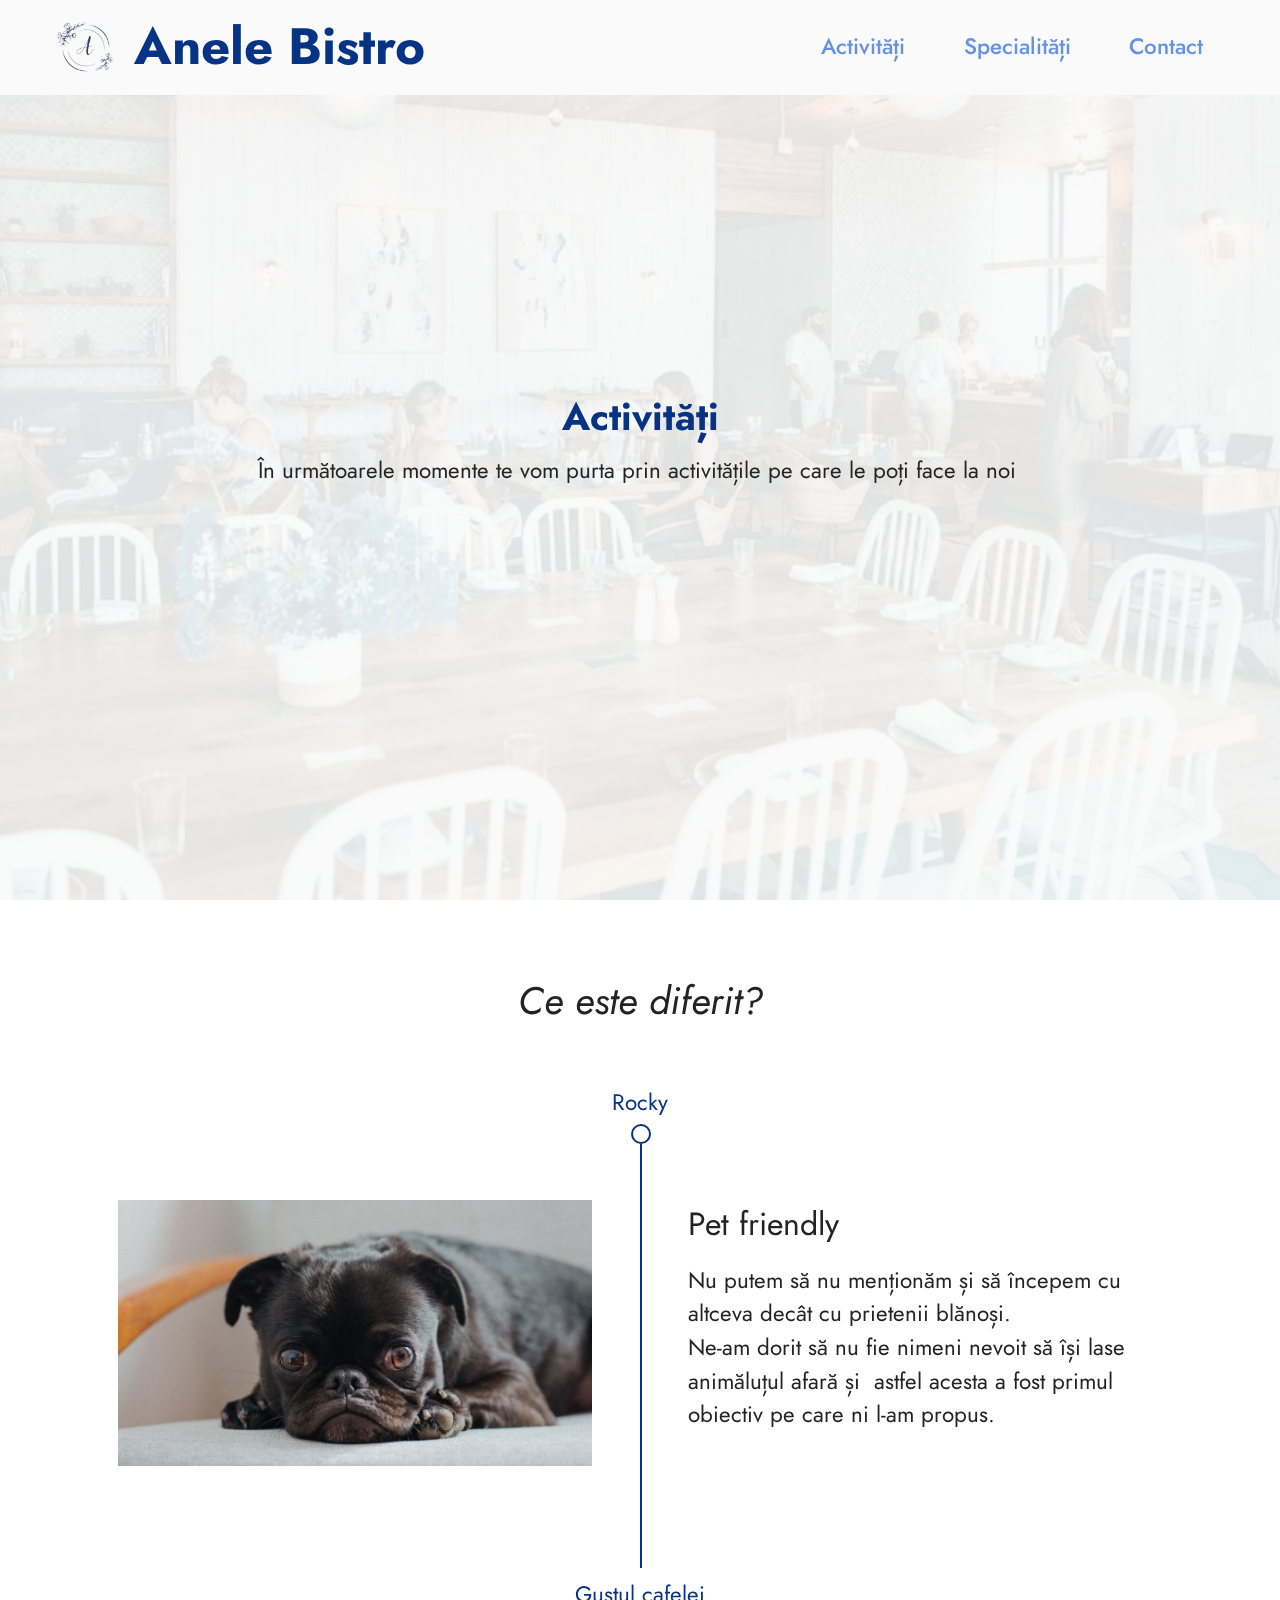
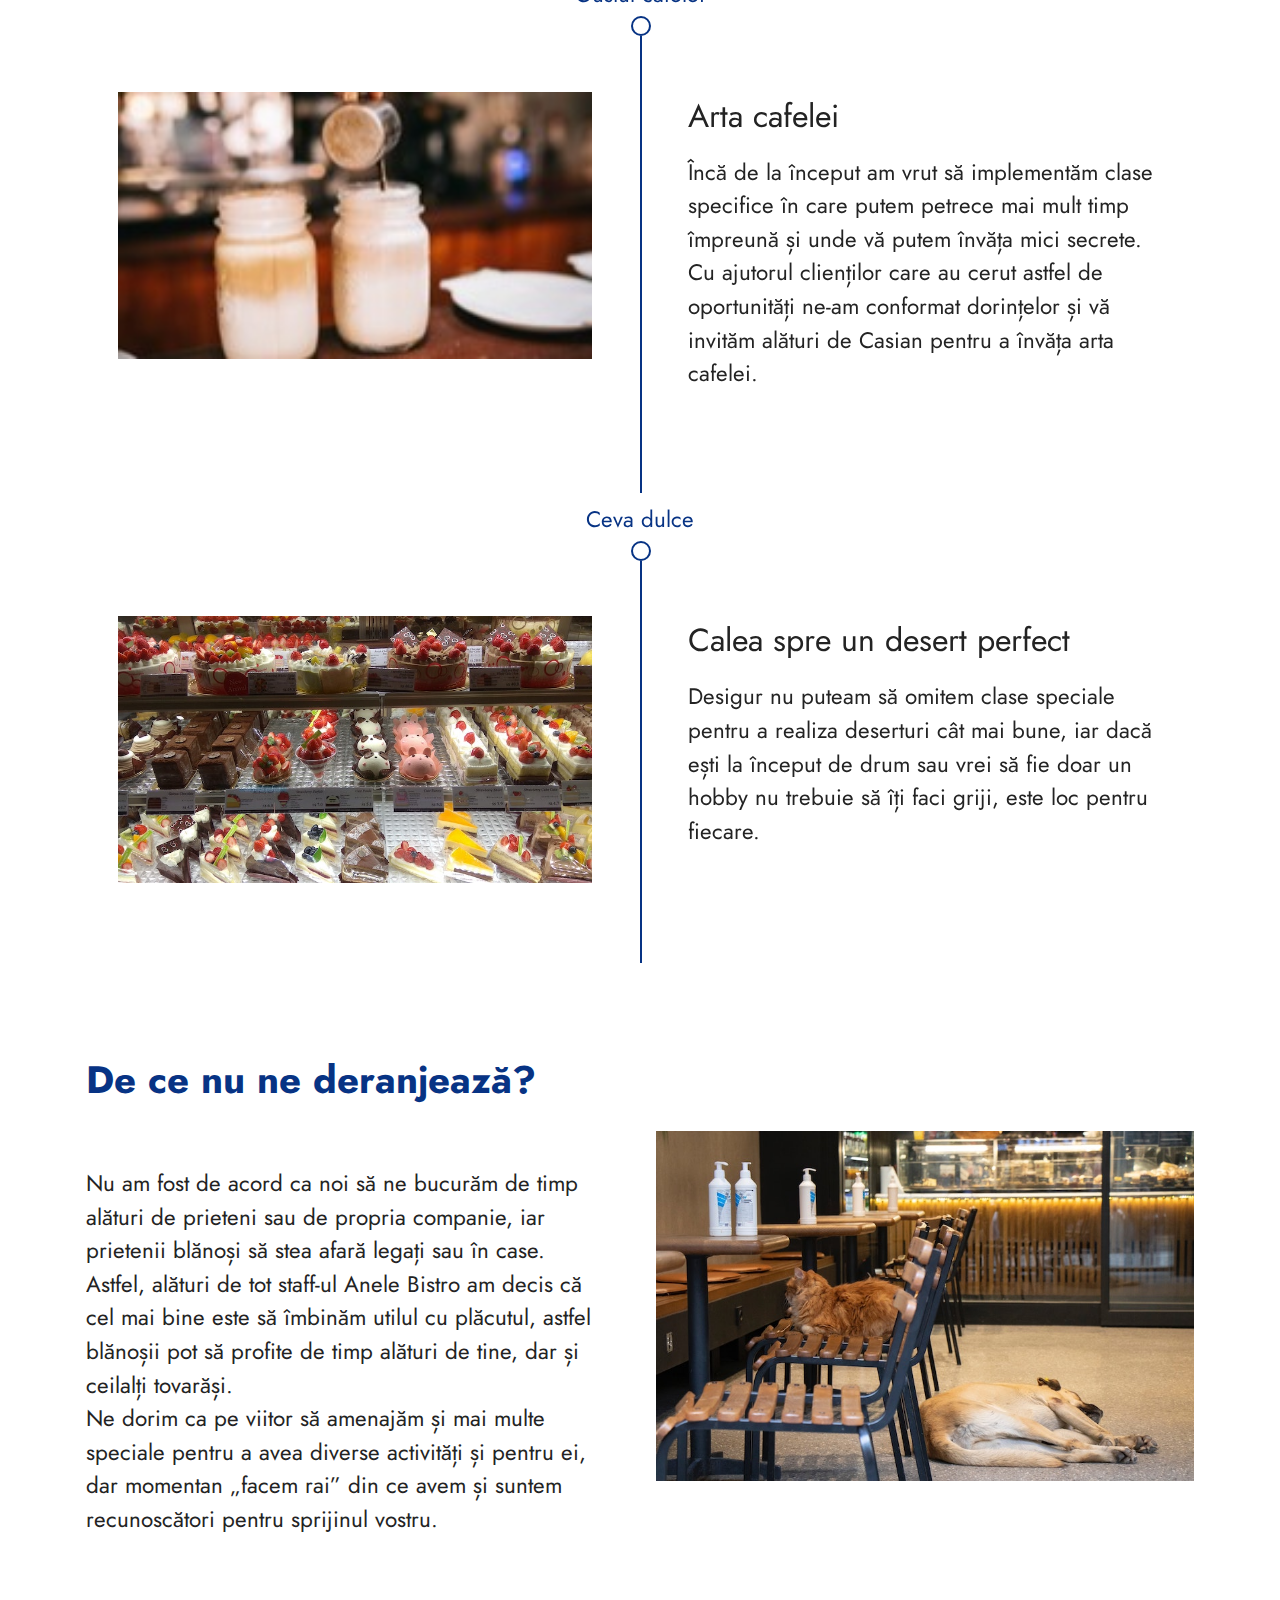
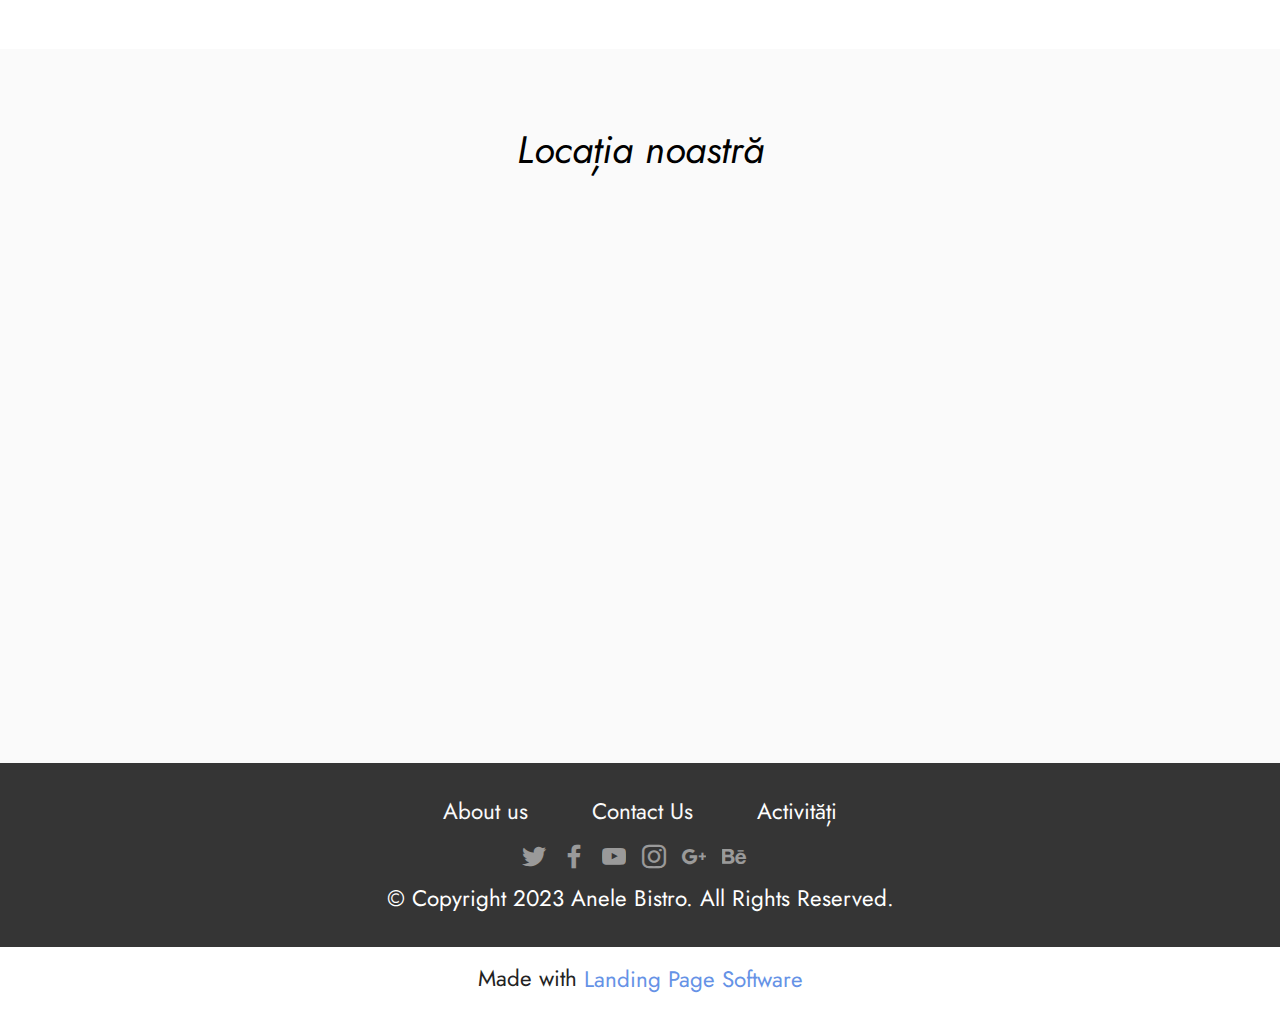
<file: page1.html>
<!DOCTYPE html>
<html lang="ro">
<head>
  <meta charset="UTF-8">
  <meta http-equiv="X-UA-Compatible" content="IE=edge">
  <meta name="viewport" content="width=device-width, initial-scale=1, minimum-scale=1">
  <link rel="shortcut icon" href="assets/images/logo-a.b.png" type="image/x-icon">
  <meta name="description" content="">
  
  
  <title>Activități</title>
  <link rel="stylesheet" href="assets/web/assets/mobirise-icons2/mobirise2.css">
  <link rel="stylesheet" href="assets/bootstrap/css/bootstrap.min.css">
  <link rel="stylesheet" href="assets/bootstrap/css/bootstrap-grid.min.css">
  <link rel="stylesheet" href="assets/bootstrap/css/bootstrap-reboot.min.css">
  <link rel="stylesheet" href="assets/parallax/jarallax.css">
  <link rel="stylesheet" href="assets/dropdown/css/style.css">
  <link rel="stylesheet" href="assets/socicon/css/styles.css">
  <link rel="stylesheet" href="assets/theme/css/style.css">
  <link rel="preload" href="https://fonts.googleapis.com/css?family=Jost:100,200,300,400,500,600,700,800,900,100i,200i,300i,400i,500i,600i,700i,800i,900i&display=swap" as="style" onload="this.onload=null;this.rel='stylesheet'">
  <noscript><link rel="stylesheet" href="https://fonts.googleapis.com/css?family=Jost:100,200,300,400,500,600,700,800,900,100i,200i,300i,400i,500i,600i,700i,800i,900i&display=swap"></noscript>
  <link rel="preload" as="style" href="assets/mobirise/css/mbr-additional.css"><link rel="stylesheet" href="assets/mobirise/css/mbr-additional.css" type="text/css">

  
  
  
</head>
<body>
  
  <section data-bs-version="5.1" class="menu menu2 cid-sFHpMqcXGj" once="menu" id="menu2-2">
    
    <nav class="navbar navbar-dropdown navbar-expand-lg">
        <div class="container-fluid">
            <div class="navbar-brand">
                <span class="navbar-logo">
                    <a href="index.html#header14-2">
                        <img src="assets/images/logo-a.b.png" alt="logo Anele Bistro" style="height: 4.6rem;">
                    </a>
                </span>
                <span class="navbar-caption-wrap"><a class="navbar-caption text-info text-primary display-1" href="index.html#header14-2">Anele Bistro</a></span>
            </div>
            <button class="navbar-toggler" type="button" data-toggle="collapse" data-bs-toggle="collapse" data-target="#navbarSupportedContent" data-bs-target="#navbarSupportedContent" aria-controls="navbarNavAltMarkup" aria-expanded="false" aria-label="Toggle navigation">
                <div class="hamburger">
                    <span></span>
                    <span></span>
                    <span></span>
                    <span></span>
                </div>
            </button>
            <div class="collapse navbar-collapse" id="navbarSupportedContent">
                <ul class="navbar-nav nav-dropdown nav-right" data-app-modern-menu="true"><li class="nav-item"><a class="nav-link link text-primary display-7" href="page1.html#header9-1">Activități</a></li><li class="nav-item"><a class="nav-link link text-primary display-7" href="page3.html#header9-y">Specialități</a></li><li class="nav-item"><a class="nav-link link text-primary display-7" href="page2.html#header9-z">Contact</a></li></ul>
                
                
            </div>
        </div>
    </nav>
</section>

<section data-bs-version="5.1" class="header9 cid-sFHoAfPmXB mbr-fullscreen mbr-parallax-background" id="header9-1">

    

    <div class="mbr-overlay" style="opacity: 0.9; background-color: rgb(250, 250, 250);"></div>

    <div class="text-center container">
        <div class="row justify-content-center">
            <div class="col-md-12 col-lg-9">
                <h1 class="mbr-section-title mbr-fonts-style mb-3 display-2"><strong>Activități</strong></h1>
                <p class="mbr-text mbr-fonts-style display-7">
                    În următoarele momente te vom purta prin activitățile pe care le poți face la noi&nbsp;<br></p>
                
            </div>
        </div>
    </div>
</section>

<section data-bs-version="5.1" class="timeline3 cid-sFHr5fwP9J" id="timeline3-4">
    
    
    <div class="container">
        <div class="mbr-section-head">
            <h2 class="mbr-section-title mbr-fonts-style align-center mb-0 display-2">
                <em>Ce este diferit?</em></h2>
            
        </div>
        <div class="timelines-container mt-4">
            <div class="row timeline-element first-separline mb-5">
                <div class="timeline-date col-12">
                    <div class="timeline-date-wrapper">
                        <p class="mbr-timeline-date display-7">Rocky</p>
                    </div>
                </div>
                <span class="iconBackground"></span>
                <div class="col-12 col-md-6">
                    <div class="image-wrapper">
                        <img src="assets/images/doggo.jpeg" alt="Rocky, un bulldog francez negru" title="">
                    </div>
                </div>
                <div class="col-12 col-md-6">
                    <div class="timeline-text-wrapper">
                        <h3 class="mbr-timeline-title mbr-fonts-style mb-0 display-5">Pet friendly</h3>
                        <p class="mbr-text mbr-fonts-style mt-3 mb-0 display-7">
                            Nu putem să nu menționăm și să începem cu altceva decât cu prietenii blănoși.&nbsp;<br>Ne-am dorit să nu fie nimeni nevoit să își lase animăluțul afară și&nbsp; astfel acesta a fost primul obiectiv pe care ni l-am propus.<br><br></p>
                    </div>
                </div>
            </div>
            <div class="row timeline-element first-separline mb-5">
                <div class="timeline-date col-12">
                    <div class="timeline-date-wrapper">
                        <p class="mbr-timeline-date display-7">Gustul cafelei</p>
                    </div>
                </div>
                <span class="iconBackground"></span>
                <div class="col-12 col-md-6">
                    <div class="image-wrapper">
                        <img src="assets/images/coffee1.jpeg" alt="doua pahare mari specifice pentru caffe art și o mână de bărbat ce toarnă lapte într-o ceașcă" title="">
                    </div>
                </div>
                <div class="col-12 col-md-6">
                    <div class="timeline-text-wrapper">
                        <h3 class="mbr-timeline-title mbr-fonts-style mb-0 display-5">Arta cafelei</h3>
                        <p class="mbr-text mbr-fonts-style mt-3 mb-0 display-7">Încă de la început am vrut să implementăm clase specifice în care putem petrece mai mult timp împreună și unde vă putem învăța mici secrete.&nbsp;<br>Cu ajutorul clienților care au cerut astfel de oportunități ne-am conformat dorințelor și vă invităm alături de Casian pentru a învăța arta cafelei.</p>
                    </div>
                </div>
            </div>
            <div class="row timeline-element first-separline mb-5">
                <div class="timeline-date col-12">
                    <div class="timeline-date-wrapper">
                        <p class="mbr-timeline-date display-7">Ceva dulce</p>
                    </div>
                </div>
                <span class="iconBackground"></span>
                <div class="col-12 col-md-6">
                    <div class="image-wrapper">
                        <img src="assets/images/assorted-assortment.jpg" alt="o vitrină plină cu diferite sortimente de prăjituri" title="">
                    </div>
                </div>
                <div class="col-12 col-md-6">
                    <div class="timeline-text-wrapper">
                        <h3 class="mbr-timeline-title mbr-fonts-style mb-0 display-5">Calea spre un desert perfect</h3>
                        <p class="mbr-text mbr-fonts-style mt-3 mb-0 display-7">Desigur nu puteam să omitem clase speciale pentru a realiza deserturi cât mai bune, iar dacă ești la început de drum sau vrei să fie doar un hobby nu trebuie să îți faci griji, este loc pentru fiecare.<br></p>
                    </div>
                </div>
            </div>
            
            
            
            
            
            
            
            
            
        </div>
    </div>
</section>

<section data-bs-version="5.1" class="features18 cid-sFHvmoQ5Jg" id="features19-e">

    

    
    <div class="container">
        <div class="row justify-content-center">
            <div class="card col-12 col-lg">
                <div class="card-wrapper">
                    <h2 class="card-title mbr-fonts-style mb-4 display-2"><strong>De ce nu ne deranjează?</strong></h2>
                    <p class="mbr-text mbr-fonts-style display-7"><br>Nu am fost de acord ca noi să ne bucurăm de timp alături de prieteni sau de propria companie, iar prietenii blănoși să stea afară legați sau în case.&nbsp;<br>Astfel, alături de tot staff-ul Anele Bistro am decis că cel mai bine este să îmbinăm utilul cu plăcutul, astfel blănoșii pot să profite de timp alături de tine, dar și ceilalți tovarăși.<br>Ne dorim ca pe viitor să amenajăm și mai multe speciale pentru a avea diverse activități și pentru ei, dar momentan „facem rai” din ce avem și suntem recunoscători pentru sprijinul vostru.</p>
                    
                </div>
            </div>
            <div class="col-12 col-lg-6">
                <div class="image-wrapper">
                    <img src="assets/images/dog-and-cat.jpg" alt="o pisică pe scaun și un câine ce stă la picioarele scaunului într-un restaurant">
                </div>
            </div>
        </div>
    </div>
</section>

<section data-bs-version="5.1" class="map1 cid-sFHu4seZjP" id="map1-a">
    
    
    <div class="container">
        <div class="mbr-section-head mb-4">
            <h2 class="mbr-section-title mbr-fonts-style align-center mb-0 display-2"><em>Locația noastră</em></h2>
            
        </div>
        <div class="google-map"><iframe frameborder="0" style="border:0" src="https://www.google.com/maps/embed/v1/place?key=AIzaSyDk89J4FSunMF33ruMVWJaJht_Ro0kvoXs&amp;q=Cluj Napoca centru" allowfullscreen=""></iframe></div>
    </div>
</section>

<section data-bs-version="5.1" class="footer3 cid-tsVkypcAYf" once="footers" id="footer3-c">

    

    

    <div class="container">
        <div class="media-container-row align-center mbr-white">
            <div class="row row-links">
                <ul class="foot-menu">
                    
                    
                    
                    
                    
                <li class="foot-menu-item mbr-fonts-style display-7">
                        <a class="text-white text-primary" href="index.html#top">About us</a>
                    </li><li class="foot-menu-item mbr-fonts-style display-7"></li><li class="foot-menu-item mbr-fonts-style display-7">
                        <a class="text-white text-primary" href="page2.html#footer3-c">Contact Us</a>
                    </li><li class="foot-menu-item mbr-fonts-style display-7"></li><li class="foot-menu-item mbr-fonts-style display-7">Activități</li></ul>
            </div>
            <div class="row social-row">
                <div class="social-list align-right pb-2">
                    
                    
                    
                    
                    
                    
                <div class="soc-item">
                        <a href="https://twitter.com" target="_blank">
                            <span class="mbr-iconfont mbr-iconfont-social socicon-twitter socicon"></span>
                        </a>
                    </div><div class="soc-item">
                        <a href="https://www.facebook.com" target="_blank">
                            <span class="mbr-iconfont mbr-iconfont-social socicon-facebook socicon"></span>
                        </a>
                    </div><div class="soc-item">
                        <a href="https://www.youtube.com" target="_blank">
                            <span class="mbr-iconfont mbr-iconfont-social socicon-youtube socicon"></span>
                        </a>
                    </div><div class="soc-item">
                        <a href="https://instagram.com" target="_blank">
                            <span class="mbr-iconfont mbr-iconfont-social socicon-instagram socicon"></span>
                        </a>
                    </div><div class="soc-item">
                        <a href="https://plus.google.com" target="_blank">
                            <span class="mbr-iconfont mbr-iconfont-social socicon-googleplus socicon"></span>
                        </a>
                    </div><div class="soc-item">
                        <a href="https://www.behance.net" target="_blank">
                            <span class="mbr-iconfont mbr-iconfont-social socicon-behance socicon"></span>
                        </a>
                    </div></div>
            </div>
            <div class="row row-copirayt">
                <p class="mbr-text mb-0 mbr-fonts-style mbr-white align-center display-7">
                    © Copyright 2023 Anele Bistro. All Rights Reserved.
                </p>
            </div>
        </div>
    </div>
</section><section class="display-7" style="padding: 0;align-items: center;justify-content: center;flex-wrap: wrap;    align-content: center;display: flex;position: relative;height: 4rem;"><a href="https://mobiri.se/2923867" style="flex: 1 1;height: 4rem;position: absolute;width: 100%;z-index: 1;"><img alt="" style="height: 4rem;" src="[data-uri]"></a><p style="margin: 0;text-align: center;" class="display-7">Made with &#8204;</p><a style="z-index:1" href="https://mobirise.com/builder/landing-page-software.html">Landing Page Software</a></section><script src="assets/bootstrap/js/bootstrap.bundle.min.js"></script>  <script src="assets/parallax/jarallax.js"></script>  <script src="assets/smoothscroll/smooth-scroll.js"></script>  <script src="assets/ytplayer/index.js"></script>  <script src="assets/dropdown/js/navbar-dropdown.js"></script>  <script src="assets/theme/js/script.js"></script>  
  
  
</body>
</html>
</file>
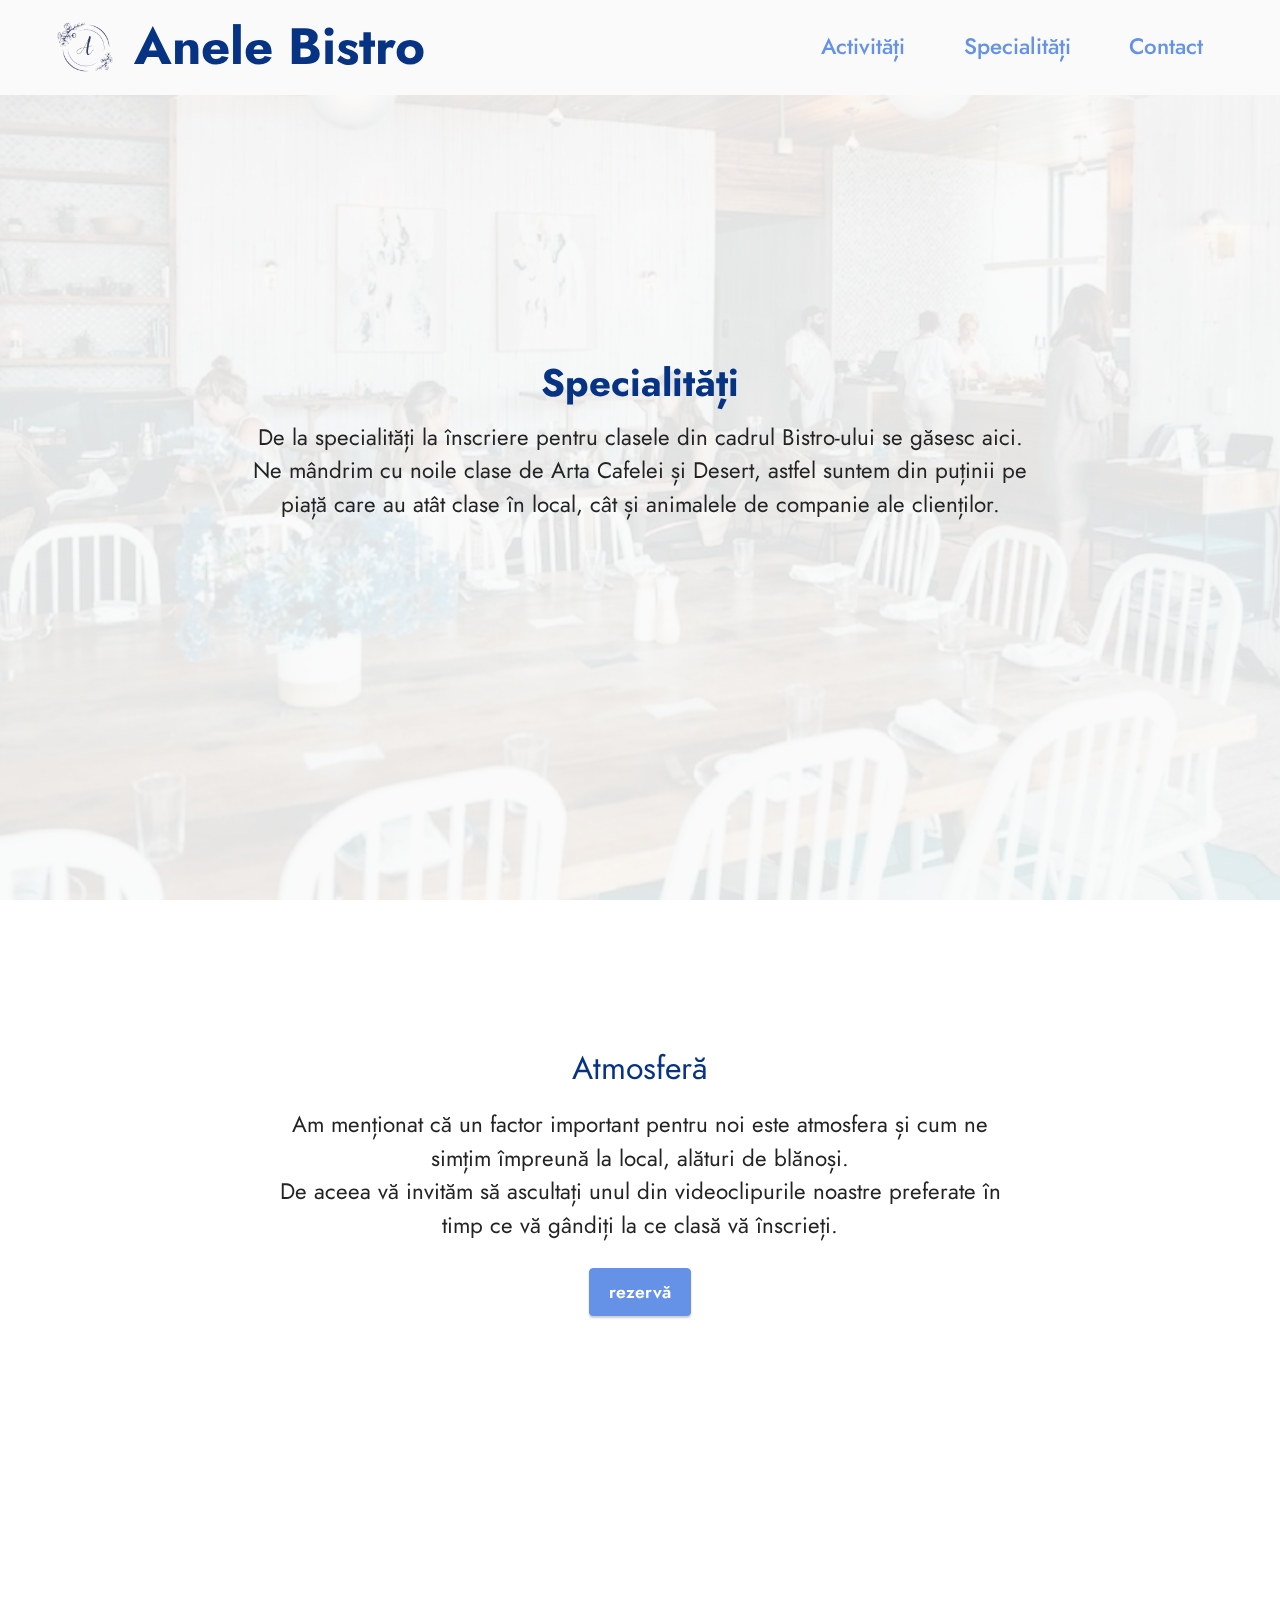
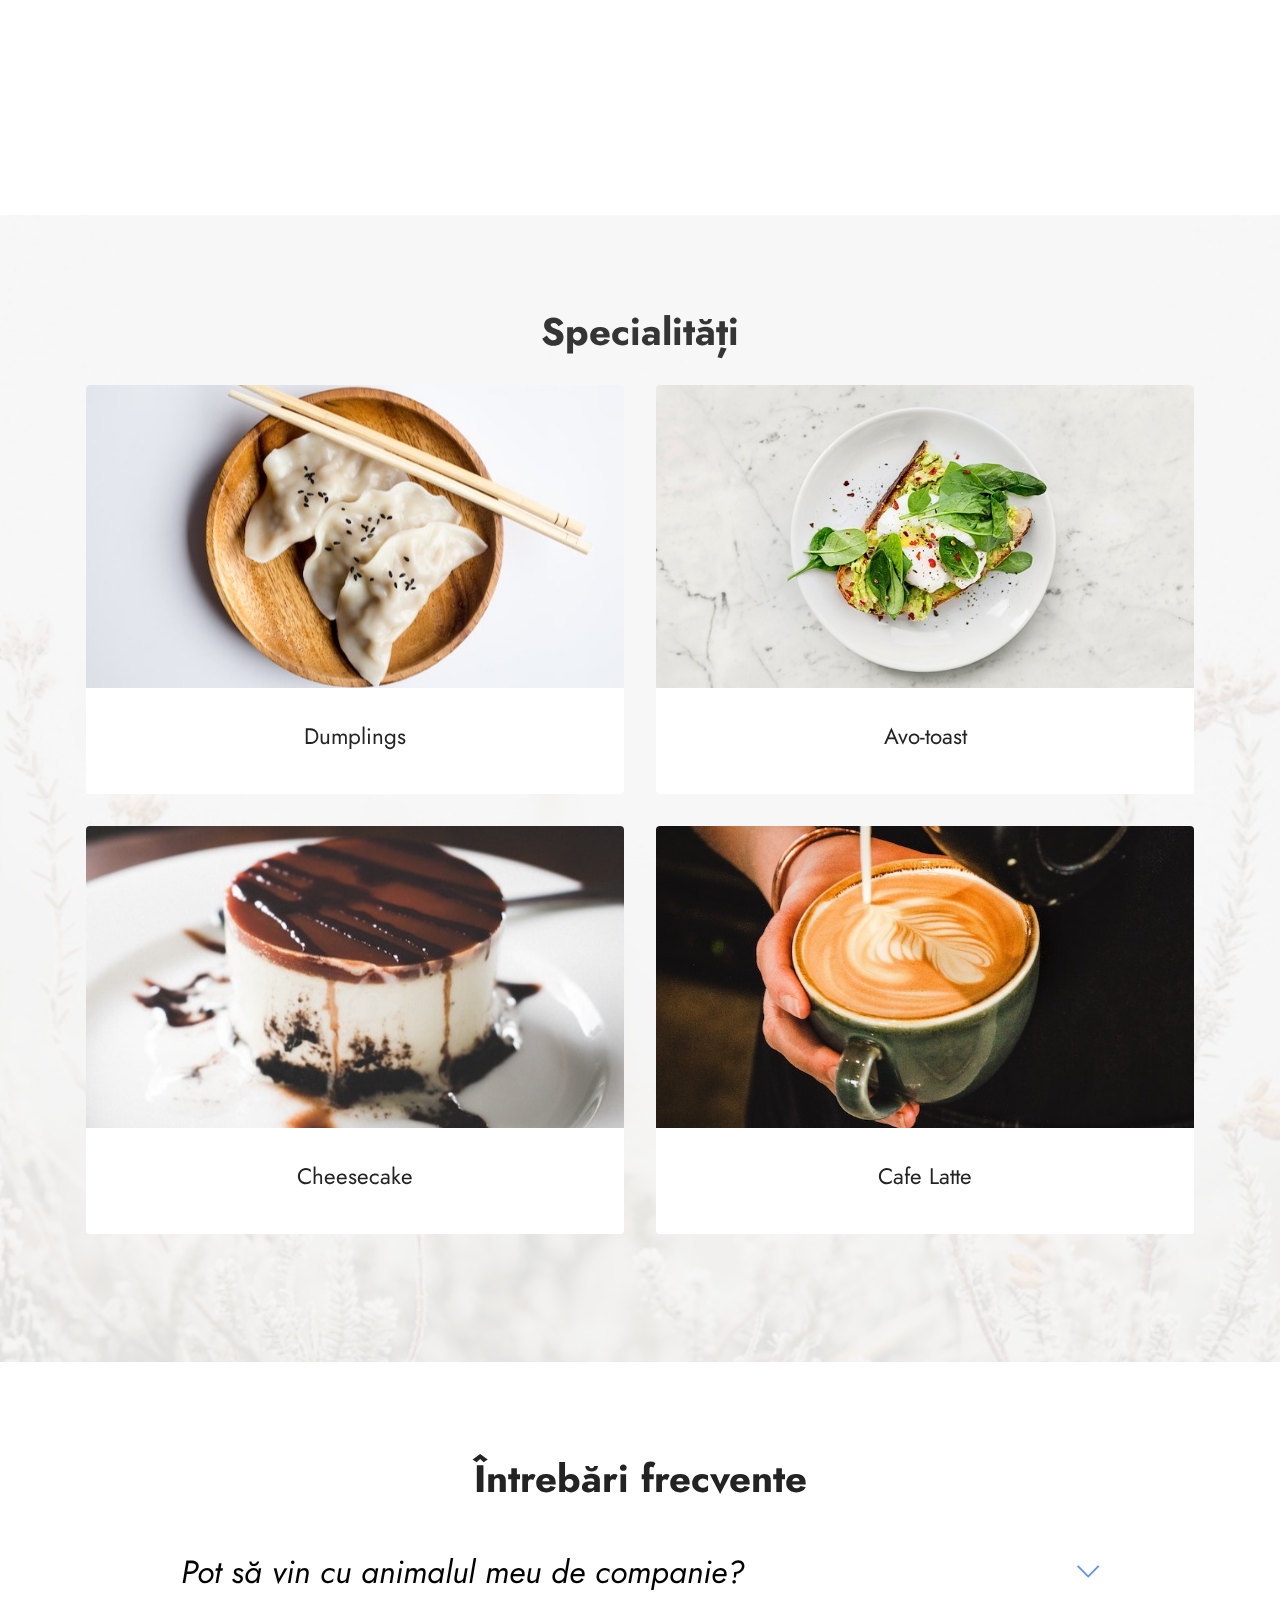
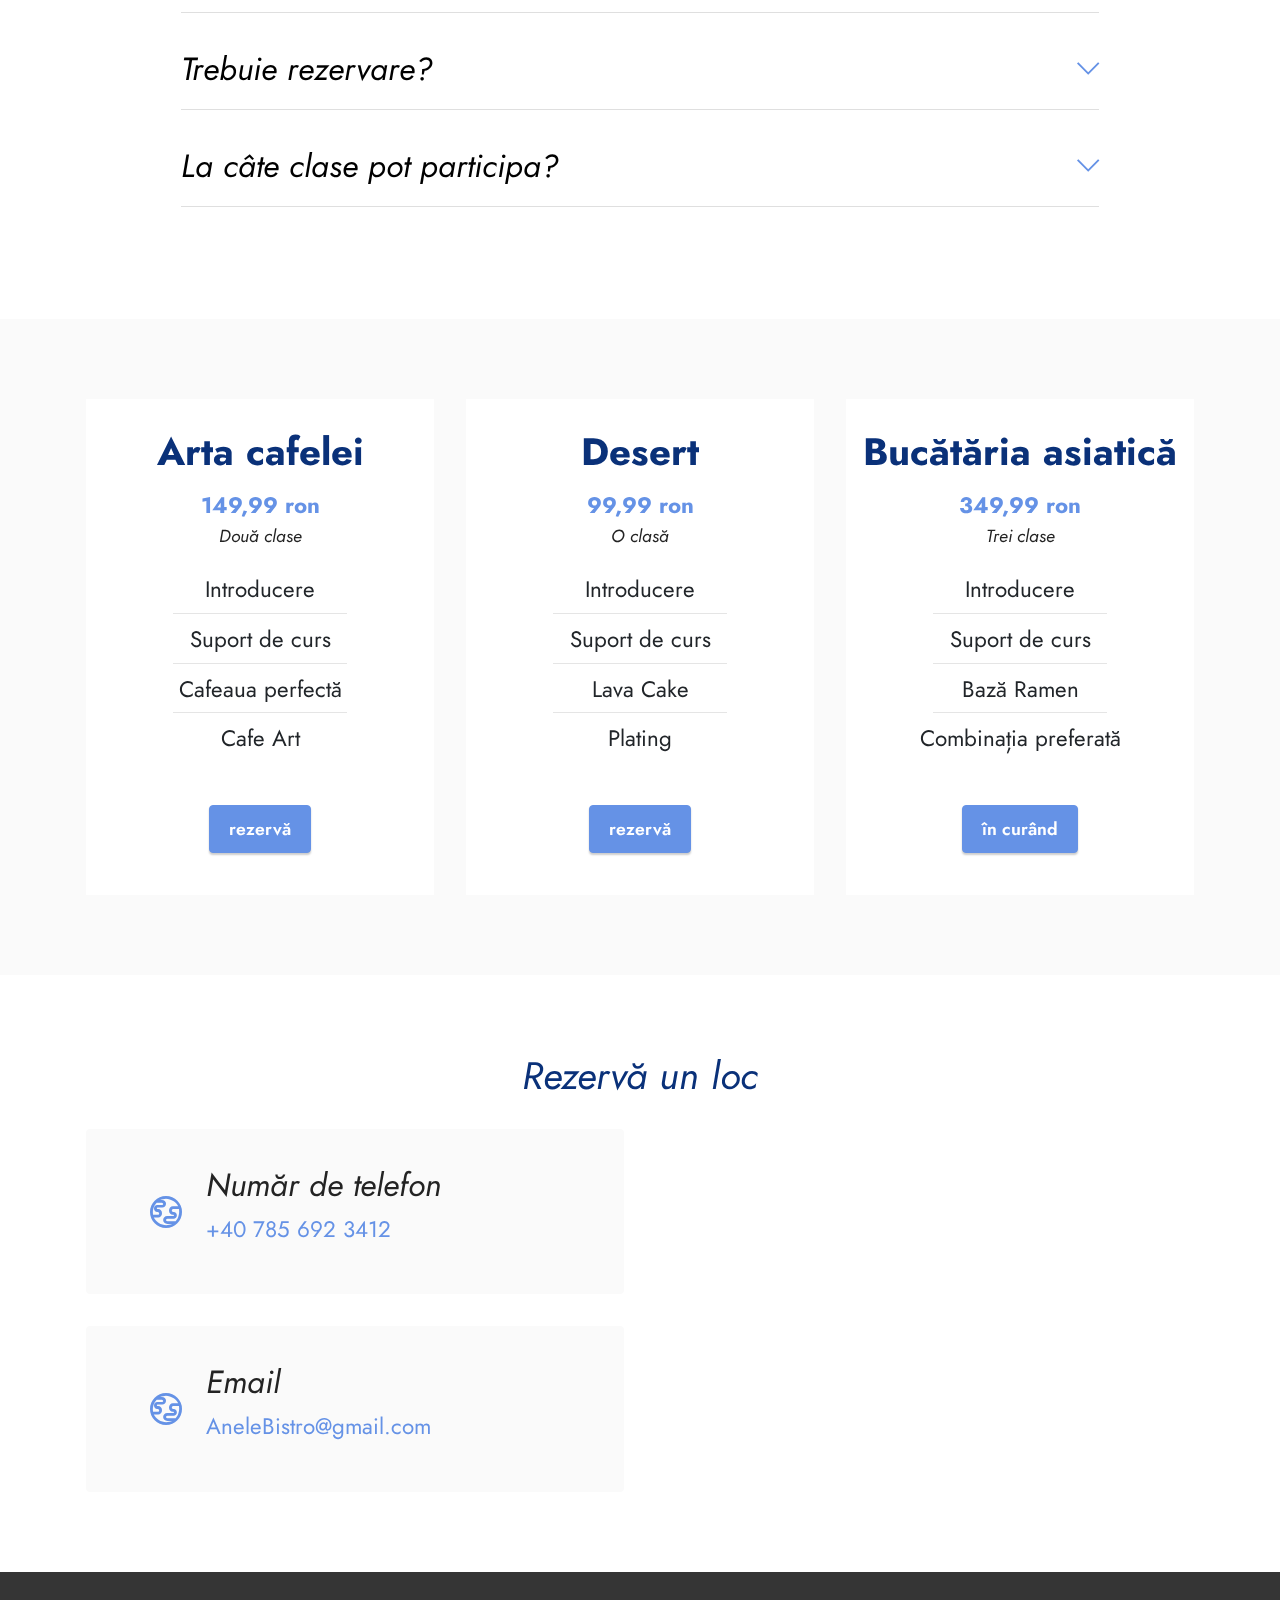
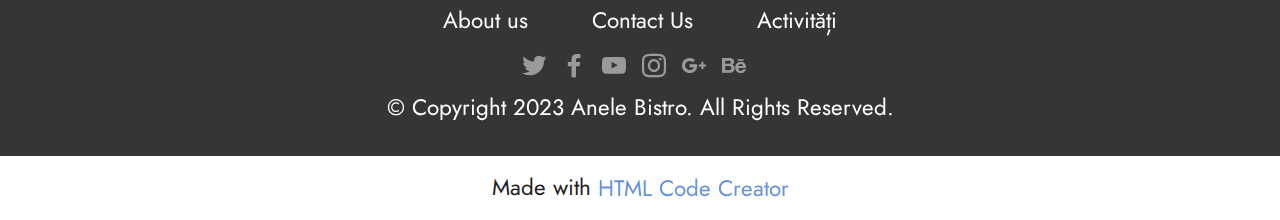
<file: page3.html>
<!DOCTYPE html>
<html lang="ro">
<head>
  <meta charset="UTF-8">
  <meta http-equiv="X-UA-Compatible" content="IE=edge">
  <meta name="viewport" content="width=device-width, initial-scale=1, minimum-scale=1">
  <link rel="shortcut icon" href="assets/images/logo-a.b.png" type="image/x-icon">
  <meta name="description" content="">
  
  
  <title>Specialități</title>
  <link rel="stylesheet" href="assets/web/assets/mobirise-icons2/mobirise2.css">
  <link rel="stylesheet" href="assets/web/assets/mobirise-icons/mobirise-icons.css">
  <link rel="stylesheet" href="assets/bootstrap/css/bootstrap.min.css">
  <link rel="stylesheet" href="assets/bootstrap/css/bootstrap-grid.min.css">
  <link rel="stylesheet" href="assets/bootstrap/css/bootstrap-reboot.min.css">
  <link rel="stylesheet" href="assets/parallax/jarallax.css">
  <link rel="stylesheet" href="assets/dropdown/css/style.css">
  <link rel="stylesheet" href="assets/socicon/css/styles.css">
  <link rel="stylesheet" href="assets/theme/css/style.css">
  <link rel="preload" href="https://fonts.googleapis.com/css?family=Jost:100,200,300,400,500,600,700,800,900,100i,200i,300i,400i,500i,600i,700i,800i,900i&display=swap" as="style" onload="this.onload=null;this.rel='stylesheet'">
  <noscript><link rel="stylesheet" href="https://fonts.googleapis.com/css?family=Jost:100,200,300,400,500,600,700,800,900,100i,200i,300i,400i,500i,600i,700i,800i,900i&display=swap"></noscript>
  <link rel="preload" as="style" href="assets/mobirise/css/mbr-additional.css"><link rel="stylesheet" href="assets/mobirise/css/mbr-additional.css" type="text/css">

  
  
  
</head>
<body>
  
  <section data-bs-version="5.1" class="menu menu2 cid-tsOCFrh5AQ" once="menu" id="menu2-l">
    
    <nav class="navbar navbar-dropdown navbar-expand-lg">
        <div class="container-fluid">
            <div class="navbar-brand">
                <span class="navbar-logo">
                    <a href="index.html#header14-2">
                        <img src="assets/images/logo-a.b.png" alt="logo Anele Bistro" style="height: 4.6rem;">
                    </a>
                </span>
                <span class="navbar-caption-wrap"><a class="navbar-caption text-info text-primary display-1" href="index.html#header14-2">Anele Bistro</a></span>
            </div>
            <button class="navbar-toggler" type="button" data-toggle="collapse" data-bs-toggle="collapse" data-target="#navbarSupportedContent" data-bs-target="#navbarSupportedContent" aria-controls="navbarNavAltMarkup" aria-expanded="false" aria-label="Toggle navigation">
                <div class="hamburger">
                    <span></span>
                    <span></span>
                    <span></span>
                    <span></span>
                </div>
            </button>
            <div class="collapse navbar-collapse" id="navbarSupportedContent">
                <ul class="navbar-nav nav-dropdown nav-right" data-app-modern-menu="true"><li class="nav-item"><a class="nav-link link text-primary display-7" href="page1.html#header9-1">Activități</a></li><li class="nav-item"><a class="nav-link link text-primary display-7" href="page3.html#header9-y">Specialități</a></li><li class="nav-item"><a class="nav-link link text-primary display-7" href="page2.html#header9-z">Contact</a></li></ul>
                
                
            </div>
        </div>
    </nav>
</section>

<section data-bs-version="5.1" class="header9 cid-tt07B2lgLO mbr-fullscreen mbr-parallax-background" id="header9-y">

    

    <div class="mbr-overlay" style="opacity: 0.9; background-color: rgb(250, 250, 250);"></div>

    <div class="text-center container">
        <div class="row justify-content-center">
            <div class="col-md-12 col-lg-9">
                <h1 class="mbr-section-title mbr-fonts-style mb-3 display-2"><strong>Specialități</strong></h1>
                <p class="mbr-text mbr-fonts-style display-7">De la specialități la înscriere pentru clasele din cadrul Bistro-ului se găsesc aici.<br>Ne mândrim cu noile clase de Arta Cafelei și Desert, astfel suntem din puținii pe piață care au atât clase în local, cât și animalele de companie ale clienților.<br></p>
                
            </div>
        </div>
    </div>
</section>

<section data-bs-version="5.1" class="header16 cid-tsZOF3Vlvq mbr-fullscreen" id="header16-n">

    

    
    

    <div class="container">
        <div class="row justify-content-center">
            <div class="col-12 col-lg-8">
                <h2 class="mbr-section-title mbr-fonts-style mb-3 display-5">
                    <br><br>Atmosferă</h2>
                <p class="mbr-text mbr-fonts-style display-7">
                    Am menționat că un factor important pentru noi este atmosfera și cum ne simțim împreună la local, alături de blănoși.<br>De aceea vă invităm să ascultați unul din videoclipurile noastre preferate în timp ce vă gândiți la ce clasă vă înscrieți.</p>
                <div class="mbr-section-btn mt-3"><a class="btn btn-primary display-4" href="page2.html#contacts3-d">rezervă</a></div>
                <div class="video-wrapper mt-4"><iframe class="mbr-embedded-video" src="https://www.youtube.com/embed/BywDOO99Ia0?rel=0&amp;amp;&amp;showinfo=0&amp;autoplay=0&amp;loop=0" width="1280" height="720" frameborder="0" allowfullscreen></iframe></div>
            </div>
        </div>
    </div>
</section>

<section data-bs-version="5.1" class="gallery2 cid-tsZOLva4s7" id="gallery2-o">
    
    <div class="mbr-overlay"></div>
    <div class="container">
        <div class="mbr-section-head">
            <h2 class="mbr-section-title mbr-fonts-style align-center mb-0 display-2"><strong>Specialități<br></strong></h2>
            
        </div>
        <div class="row mt-4">
            <div class="item features-image сol-12 col-md-6 col-lg-6">
                <div class="item-wrapper">
                    <div class="item-img">
                        <img src="assets/images/dumplings-3.jpeg" alt="găluști coreene, într-o farfurie de lemn cu bețișoare chinezești">
                    </div>
                    <div class="item-content">
                        <h3 class="item-title mbr-fonts-style display-7">Dumplings</h3>
                        
                        
                    </div>
                    
                </div>
            </div>
            <div class="item features-image сol-12 col-md-6 col-lg-6">
                <div class="item-wrapper">
                    <div class="item-img">
                        <img src="assets/images/avo-toast-1.jpeg" alt="toast cu avocado, frunze de spanac și ou poșat">
                    </div>
                    <div class="item-content">
                        <h3 class="item-title mbr-fonts-style display-7">Avo-toast</h3>
                        
                        
                    </div>
                    
                </div>
            </div>
            <div class="item features-image сol-12 col-md-6 col-lg-6">
                <div class="item-wrapper">
                    <div class="item-img">
                        <img src="assets/images/blur-cake-chocolate.jpeg" alt="cheesecake cu blat de biscuite și strat deasupra de caramel">
                    </div>
                    <div class="item-content">
                        <h3 class="item-title mbr-fonts-style display-7">Cheesecake</h3>
                        
                        
                    </div>
                    
                </div>
            </div>
            <div class="item features-image сol-12 col-md-6 col-lg-6">
                <div class="item-wrapper">
                    <div class="item-img">
                        <img src="assets/images/cafe-latte.jpeg" alt="ceașcă de cafea ținută în mână de un bărbat ce toarnă lapte" title="">
                    </div>
                    <div class="item-content">
                        <h3 class="item-title mbr-fonts-style display-7">Cafe Latte</h3>
                        
                        
                    </div>
                    
                </div>
            </div>
        </div>
    </div>
</section>

<section data-bs-version="5.1" class="content17 cid-tsZOVNuuwC" id="content17-s">

    

    
    
    
    <div class="container">
        
            <div class="row justify-content-center">
                <div class="col-12 col-md-10">
                    <div class="section-head align-center mb-4">
                        <h2 class="mbr-section-title mb-0 mbr-fonts-style display-2">
                            <strong>Întrebări frecvente</strong></h2>
                        
                    </div>
                    
                    <div id="bootstrap-toggle" class="toggle-panel accordionStyles tab-content">
                        <div class="card mb-3">
                            <div class="card-header" role="tab" id="headingOne">
                                <a role="button" class="collapsed panel-title text-black" data-toggle="collapse" data-bs-toggle="collapse" data-core="" href="#collapse1_18" aria-expanded="false" aria-controls="collapse1">
                                    <h3 class="panel-title-edit mbr-fonts-style mb-0 display-5"><em>Pot să vin cu animalul meu de companie?</em></h3>
                                    <span class="sign mbr-iconfont mbri-arrow-down"></span>
                                </a>
                            </div>
                            <div id="collapse1_18" class="panel-collapse noScroll collapse" role="tabpanel" aria-labelledby="headingOne">
                                <div class="panel-body">
                                    <p class="mbr-fonts-style panel-text display-7">În ciuda politicii noastre pe care încercăm să o scoatem în evidență, tot sunt persoane care vor să se asigure că și animăluțul lor poate să intre. Deci da, fără teamă veniți cu amicul blănos, iar dacă aveți mai mulți, nu este problemă, vă așteptăm!</p>
                                </div>
                            </div>
                        </div>
                        <div class="card mb-3">
                            <div class="card-header" role="tab" id="headingTwo">
                                <a role="button" class="collapsed panel-title text-black" data-toggle="collapse" data-bs-toggle="collapse" data-core="" href="#collapse2_18" aria-expanded="false" aria-controls="collapse2">
                                    <h3 class="panel-title-edit mbr-fonts-style mb-0 display-5"><em>Trebuie rezervare?</em></h3>
                                    <span class="sign mbr-iconfont mbri-arrow-down"></span>
                                </a>

                            </div>
                            <div id="collapse2_18" class="panel-collapse noScroll collapse" role="tabpanel" aria-labelledby="headingTwo">
                                <div class="panel-body">
                                    <p class="mbr-fonts-style panel-text display-7">Nu este o regulă, puteți să veniți și fără rezervare.&nbsp;<br>Cu toate acestea, pentru a vă asigura un loc sigur vă încurajăm să aveți o rezervare din prealabil.</p>
                                </div>
                            </div>
                        </div>
                        <div class="card mb-3">
                            <div class="card-header" role="tab" id="headingThree">
                                <a role="button" class="collapsed panel-title text-black" data-toggle="collapse" data-bs-toggle="collapse" data-core="" href="#collapse3_18" aria-expanded="false" aria-controls="collapse3">
                                    <h3 class="panel-title-edit mbr-fonts-style mb-0 display-5"><em>La câte clase pot participa?</em></h3>
                                    <span class="sign mbr-iconfont mbri-arrow-down"></span>
                                </a>
                            </div>
                            <div id="collapse3_18" class="panel-collapse noScroll collapse" role="tabpanel" aria-labelledby="headingThree">
                                <div class="panel-body">
                                    <p class="mbr-fonts-style panel-text display-7">Momentan, pentru a ne asigura că și clienții noi au parte de serviciile noastre, puteți participa la 2 clase de începători, iar în limita locurilor rămase puteți asista și la mai multe.</p>
                                </div>
                            </div>
                        </div>
                        
                        
                        
                    </div>
                </div>
            </div>
        </div>
</section>

<section data-bs-version="5.1" class="pricing2 cid-tsZP1lwfPm" id="pricing2-t">
    

    
    
    <div class="container">
        <div class="row justify-content-center">
            <div class="col-12 col-md-6 align-center col-lg-4">
                <div class="plan">
                    <div class="plan-header">
                        <h2 class="plan-title mbr-fonts-style mb-3 display-2">
                            <strong>Arta cafelei</strong></h2>
                        <div class="plan-price">
                            <p class="price mbr-fonts-style m-0 display-7"><strong>149,99 ron</strong></p>
                            <p class="price-term mbr-fonts-style mb-3 display-4"><em>Două clase</em></p>
                        </div>
                    </div>
                    <div class="plan-body">
                        <div class="plan-list mb-4">
                            <ul class="list-group mbr-fonts-style list-group-flush display-7">
                                <li class="list-group-item">Introducere</li><li class="list-group-item">Suport de curs</li><li class="list-group-item">Cafeaua perfectă</li><li class="list-group-item">Cafe Art</li>
                            </ul>
                        </div>
                        <div class="mbr-section-btn text-center"><a href="page2.html#contacts3-d" class="btn btn-primary display-4">rezervă</a></div>
                    </div>
                </div>
            </div>
            <div class="col-12 col-md-6 align-center col-lg-4">
                <div class="plan">
                    <div class="plan-header">
                        <h2 class="plan-title mbr-fonts-style mb-3 display-2"><strong>Desert</strong></h2>
                        <div class="plan-price">
                            <p class="price mbr-fonts-style m-0 display-7"><strong>99,99 ron</strong></p>
                            <p class="price-term mbr-fonts-style mb-3 display-4"><em>O clasă</em></p>
                        </div>
                    </div>
                    <div class="plan-body">
                        <div class="plan-list mb-4">
                            <ul class="list-group mbr-fonts-style list-group-flush display-7">
                                <li class="list-group-item">Introducere</li><li class="list-group-item">Suport de curs</li><li class="list-group-item">Lava Cake</li><li class="list-group-item">Plating</li>
                            </ul>
                        </div>
                        <div class="mbr-section-btn text-center"><a href="page2.html#contacts3-d" class="btn btn-primary display-4">rezervă</a></div>
                    </div>
                </div>
            </div>
            <div class="col-12 col-md-6 align-center col-lg-4">
                <div class="plan">
                    <div class="plan-header">
                        <h2 class="plan-title mbr-fonts-style mb-3 display-2">
                            <strong>Bucătăria asiatică</strong></h2>
                        <div class="plan-price">
                            <p class="price mbr-fonts-style m-0 display-7"><strong>349,99 ron</strong></p>
                            <p class="price-term mbr-fonts-style mb-3 display-4"><em>Trei clase</em></p>
                        </div>
                    </div>
                    <div class="plan-body">
                        <div class="plan-list mb-4">
                            <ul class="list-group mbr-fonts-style list-group-flush display-7">
                                <li class="list-group-item">Introducere</li><li class="list-group-item">Suport de curs</li><li class="list-group-item">Bază Ramen</li><li class="list-group-item">Combinația preferată</li>
                            </ul>
                        </div>
                        <div class="mbr-section-btn text-center"><a href="page2.html#contacts3-d" class="btn btn-primary display-4">în curând</a></div>
                    </div>
                </div>
            </div>
            
        </div>
    </div>
</section>

<section data-bs-version="5.1" class="contacts3 map1 cid-tsZPng4G91" id="contacts3-u">

    

    
    
    <div class="container">
        <div class="mbr-section-head">
            <h2 class="mbr-section-title mbr-fonts-style align-center mb-0 display-2"><em>Rezervă un loc</em></h2>
            <h3 class="mbr-section-subtitle mbr-fonts-style align-center mb-0 mt-2 display-5"></h3>
        </div>
        <div class="row justify-content-center mt-4">
            <div class="card col-12 col-md-6">
                <div class="card-wrapper">
                    <div class="image-wrapper">
                        <span class="mbr-iconfont mobi-mbri-globe mobi-mbri"></span>
                    </div>
                    <div class="text-wrapper">
                        <h3 class="card-title mbr-fonts-style mb-1 display-5">
                            <em>Număr de telefon</em></h3>
                        <p class="mbr-text mbr-fonts-style display-7">
                            <a href="https://wa.me/40 785 692 341" class="text-primary">+40 785 692 34</a>12</p>
                    </div>
                </div>
                <div class="card-wrapper">
                    <div class="image-wrapper">
                        <span class="mbr-iconfont mobi-mbri-globe mobi-mbri"></span>
                    </div>
                    <div class="text-wrapper">
                        <h3 class="card-title mbr-fonts-style mb-1 display-5">
                            <em>Email</em></h3>
                        <p class="mbr-text mbr-fonts-style display-7"><a href="https://www.google.com/gmail/about/" class="text-primary">AneleBistro@gmail.com</a></p>
                    </div>
                </div>
            </div>
            <div class="map-wrapper col-12 col-md-6">
                <div class="google-map"><iframe frameborder="0" style="border:0" src="https://www.google.com/maps/embed/v1/place?key=AIzaSyDk89J4FSunMF33ruMVWJaJht_Ro0kvoXs&amp;q=Cluj Napoca centru" allowfullscreen=""></iframe></div>
            </div>
        </div>
    </div>
</section>

<section data-bs-version="5.1" class="footer3 cid-tsVkypcAYf" once="footers" id="footer3-m">

    

    

    <div class="container">
        <div class="media-container-row align-center mbr-white">
            <div class="row row-links">
                <ul class="foot-menu">
                    
                    
                    
                    
                    
                <li class="foot-menu-item mbr-fonts-style display-7">
                        <a class="text-white text-primary" href="index.html#top">About us</a>
                    </li><li class="foot-menu-item mbr-fonts-style display-7"></li><li class="foot-menu-item mbr-fonts-style display-7">
                        <a class="text-white text-primary" href="page2.html#footer3-c">Contact Us</a>
                    </li><li class="foot-menu-item mbr-fonts-style display-7"></li><li class="foot-menu-item mbr-fonts-style display-7">Activități</li></ul>
            </div>
            <div class="row social-row">
                <div class="social-list align-right pb-2">
                    
                    
                    
                    
                    
                    
                <div class="soc-item">
                        <a href="https://twitter.com" target="_blank">
                            <span class="mbr-iconfont mbr-iconfont-social socicon-twitter socicon"></span>
                        </a>
                    </div><div class="soc-item">
                        <a href="https://www.facebook.com" target="_blank">
                            <span class="mbr-iconfont mbr-iconfont-social socicon-facebook socicon"></span>
                        </a>
                    </div><div class="soc-item">
                        <a href="https://www.youtube.com" target="_blank">
                            <span class="mbr-iconfont mbr-iconfont-social socicon-youtube socicon"></span>
                        </a>
                    </div><div class="soc-item">
                        <a href="https://instagram.com" target="_blank">
                            <span class="mbr-iconfont mbr-iconfont-social socicon-instagram socicon"></span>
                        </a>
                    </div><div class="soc-item">
                        <a href="https://plus.google.com" target="_blank">
                            <span class="mbr-iconfont mbr-iconfont-social socicon-googleplus socicon"></span>
                        </a>
                    </div><div class="soc-item">
                        <a href="https://www.behance.net" target="_blank">
                            <span class="mbr-iconfont mbr-iconfont-social socicon-behance socicon"></span>
                        </a>
                    </div></div>
            </div>
            <div class="row row-copirayt">
                <p class="mbr-text mb-0 mbr-fonts-style mbr-white align-center display-7">
                    © Copyright 2023 Anele Bistro. All Rights Reserved.
                </p>
            </div>
        </div>
    </div>
</section><section class="display-7" style="padding: 0;align-items: center;justify-content: center;flex-wrap: wrap;    align-content: center;display: flex;position: relative;height: 4rem;"><a href="https://mobiri.se/2923867" style="flex: 1 1;height: 4rem;position: absolute;width: 100%;z-index: 1;"><img alt="" style="height: 4rem;" src="[data-uri]"></a><p style="margin: 0;text-align: center;" class="display-7">Made with  &#8204;</p><a style="z-index:1" href="https://mobirise.com/builder/html-code-generator.html">HTML Code Creator</a></section><script src="assets/bootstrap/js/bootstrap.bundle.min.js"></script>  <script src="assets/parallax/jarallax.js"></script>  <script src="assets/smoothscroll/smooth-scroll.js"></script>  <script src="assets/ytplayer/index.js"></script>  <script src="assets/dropdown/js/navbar-dropdown.js"></script>  <script src="assets/playervimeo/vimeo_player.js"></script>  <script src="assets/mbr-switch-arrow/mbr-switch-arrow.js"></script>  <script src="assets/theme/js/script.js"></script>  
  
  
</body>
</html>
</file>
<file: assets/web/assets/mobirise-icons2/mobirise2.css>
@font-face {
  font-family: 'Moririse2';
  font-display: swap;
  src:  url('mobirise2.eot?f2bix4');
  src:  url('mobirise2.eot?f2bix4#iefix') format('embedded-opentype'),
    url('mobirise2.ttf?f2bix4') format('truetype'),
    url('mobirise2.woff?f2bix4') format('woff'),
    url('mobirise2.svg?f2bix4#mobirise2') format('svg');
  font-weight: normal;
  font-style: normal;
}

[class^="mobi-"], [class*=" mobi-"] {
  /* use !important to prevent issues with browser extensions that change fonts */
  font-family: 'Moririse2' !important;
  speak: none;
  font-style: normal;
  font-weight: normal;
  font-variant: normal;
  text-transform: none;
  line-height: 1;

  /* Better Font Rendering =========== */
  -webkit-font-smoothing: antialiased;
  -moz-osx-font-smoothing: grayscale;
}

.mobi-mbri-add-submenu:before {
  content: "\e900";
}
.mobi-mbri-alert:before {
  content: "\e901";
}
.mobi-mbri-align-center:before {
  content: "\e902";
}
.mobi-mbri-align-justify:before {
  content: "\e903";
}
.mobi-mbri-align-left:before {
  content: "\e904";
}
.mobi-mbri-align-right:before {
  content: "\e905";
}
.mobi-mbri-android:before {
  content: "\e906";
}
.mobi-mbri-apple:before {
  content: "\e907";
}
.mobi-mbri-arrow-down:before {
  content: "\e908";
}
.mobi-mbri-arrow-next:before {
  content: "\e909";
}
.mobi-mbri-arrow-prev:before {
  content: "\e90a";
}
.mobi-mbri-arrow-up:before {
  content: "\e90b";
}
.mobi-mbri-bold:before {
  content: "\e90c";
}
.mobi-mbri-bookmark:before {
  content: "\e90d";
}
.mobi-mbri-bootstrap:before {
  content: "\e90e";
}
.mobi-mbri-briefcase:before {
  content: "\e90f";
}
.mobi-mbri-browse:before {
  content: "\e910";
}
.mobi-mbri-bulleted-list:before {
  content: "\e911";
}
.mobi-mbri-calendar:before {
  content: "\e912";
}
.mobi-mbri-camera:before {
  content: "\e913";
}
.mobi-mbri-cart-add:before {
  content: "\e914";
}
.mobi-mbri-cart-full:before {
  content: "\e915";
}
.mobi-mbri-cash:before {
  content: "\e916";
}
.mobi-mbri-change-style:before {
  content: "\e917";
}
.mobi-mbri-chat:before {
  content: "\e918";
}
.mobi-mbri-clock:before {
  content: "\e919";
}
.mobi-mbri-close:before {
  content: "\e91a";
}
.mobi-mbri-cloud:before {
  content: "\e91b";
}
.mobi-mbri-code:before {
  content: "\e91c";
}
.mobi-mbri-contact-form:before {
  content: "\e91d";
}
.mobi-mbri-credit-card:before {
  content: "\e91e";
}
.mobi-mbri-cursor-click:before {
  content: "\e91f";
}
.mobi-mbri-cust-feedback:before {
  content: "\e920";
}
.mobi-mbri-database:before {
  content: "\e921";
}
.mobi-mbri-delivery:before {
  content: "\e922";
}
.mobi-mbri-desktop:before {
  content: "\e923";
}
.mobi-mbri-devices:before {
  content: "\e924";
}
.mobi-mbri-down:before {
  content: "\e925";
}
.mobi-mbri-download-2:before {
  content: "\e926";
}
.mobi-mbri-download:before {
  content: "\e927";
}
.mobi-mbri-drag-n-drop-2:before {
  content: "\e928";
}
.mobi-mbri-drag-n-drop:before {
  content: "\e929";
}
.mobi-mbri-edit-2:before {
  content: "\e92a";
}
.mobi-mbri-edit:before {
  content: "\e92b";
}
.mobi-mbri-error:before {
  content: "\e92c";
}
.mobi-mbri-extension:before {
  content: "\e92d";
}
.mobi-mbri-features:before {
  content: "\e92e";
}
.mobi-mbri-file:before {
  content: "\e92f";
}
.mobi-mbri-flag:before {
  content: "\e930";
}
.mobi-mbri-folder:before {
  content: "\e931";
}
.mobi-mbri-gift:before {
  content: "\e932";
}
.mobi-mbri-github:before {
  content: "\e933";
}
.mobi-mbri-globe-2:before {
  content: "\e934";
}
.mobi-mbri-globe:before {
  content: "\e935";
}
.mobi-mbri-growing-chart:before {
  content: "\e936";
}
.mobi-mbri-hearth:before {
  content: "\e937";
}
.mobi-mbri-help:before {
  content: "\e938";
}
.mobi-mbri-home:before {
  content: "\e939";
}
.mobi-mbri-hot-cup:before {
  content: "\e93a";
}
.mobi-mbri-idea:before {
  content: "\e93b";
}
.mobi-mbri-image-gallery:before {
  content: "\e93c";
}
.mobi-mbri-image-slider:before {
  content: "\e93d";
}
.mobi-mbri-info:before {
  content: "\e93e";
}
.mobi-mbri-italic:before {
  content: "\e93f";
}
.mobi-mbri-key:before {
  content: "\e940";
}
.mobi-mbri-laptop:before {
  content: "\e941";
}
.mobi-mbri-layers:before {
  content: "\e942";
}
.mobi-mbri-left-right:before {
  content: "\e943";
}
.mobi-mbri-left:before {
  content: "\e944";
}
.mobi-mbri-letter:before {
  content: "\e945";
}
.mobi-mbri-like:before {
  content: "\e946";
}
.mobi-mbri-link:before {
  content: "\e947";
}
.mobi-mbri-lock:before {
  content: "\e948";
}
.mobi-mbri-login:before {
  content: "\e949";
}
.mobi-mbri-logout:before {
  content: "\e94a";
}
.mobi-mbri-magic-stick:before {
  content: "\e94b";
}
.mobi-mbri-map-pin:before {
  content: "\e94c";
}
.mobi-mbri-menu:before {
  content: "\e94d";
}
.mobi-mbri-mobile-2:before {
  content: "\e94e";
}
.mobi-mbri-mobile-horizontal:before {
  content: "\e94f";
}
.mobi-mbri-mobile:before {
  content: "\e950";
}
.mobi-mbri-mobirise:before {
  content: "\e951";
}
.mobi-mbri-more-horizontal:before {
  content: "\e952";
}
.mobi-mbri-more-vertical:before {
  content: "\e953";
}
.mobi-mbri-music:before {
  content: "\e954";
}
.mobi-mbri-new-file:before {
  content: "\e955";
}
.mobi-mbri-numbered-list:before {
  content: "\e956";
}
.mobi-mbri-opened-folder:before {
  content: "\e957";
}
.mobi-mbri-pages:before {
  content: "\e958";
}
.mobi-mbri-paper-plane:before {
  content: "\e959";
}
.mobi-mbri-paperclip:before {
  content: "\e95a";
}
.mobi-mbri-phone:before {
  content: "\e95b";
}
.mobi-mbri-photo:before {
  content: "\e95c";
}
.mobi-mbri-photos:before {
  content: "\e95d";
}
.mobi-mbri-pin:before {
  content: "\e95e";
}
.mobi-mbri-play:before {
  content: "\e95f";
}
.mobi-mbri-plus:before {
  content: "\e960";
}
.mobi-mbri-preview:before {
  content: "\e961";
}
.mobi-mbri-print:before {
  content: "\e962";
}
.mobi-mbri-protect:before {
  content: "\e963";
}
.mobi-mbri-question:before {
  content: "\e964";
}
.mobi-mbri-quote-left:before {
  content: "\e965";
}
.mobi-mbri-quote-right:before {
  content: "\e966";
}
.mobi-mbri-redo:before {
  content: "\e967";
}
.mobi-mbri-refresh:before {
  content: "\e968";
}
.mobi-mbri-responsive-2:before {
  content: "\e969";
}
.mobi-mbri-responsive:before {
  content: "\e96a";
}
.mobi-mbri-right:before {
  content: "\e96b";
}
.mobi-mbri-rocket:before {
  content: "\e96c";
}
.mobi-mbri-sad-face:before {
  content: "\e96d";
}
.mobi-mbri-sale:before {
  content: "\e96e";
}
.mobi-mbri-save:before {
  content: "\e96f";
}
.mobi-mbri-search:before {
  content: "\e970";
}
.mobi-mbri-setting-2:before {
  content: "\e971";
}
.mobi-mbri-setting-3:before {
  content: "\e972";
}
.mobi-mbri-setting:before {
  content: "\e973";
}
.mobi-mbri-share:before {
  content: "\e974";
}
.mobi-mbri-shopping-bag:before {
  content: "\e975";
}
.mobi-mbri-shopping-basket:before {
  content: "\e976";
}
.mobi-mbri-shopping-cart:before {
  content: "\e977";
}
.mobi-mbri-sites:before {
  content: "\e978";
}
.mobi-mbri-smile-face:before {
  content: "\e979";
}
.mobi-mbri-speed:before {
  content: "\e97a";
}
.mobi-mbri-star:before {
  content: "\e97b";
}
.mobi-mbri-success:before {
  content: "\e97c";
}
.mobi-mbri-sun:before {
  content: "\e97d";
}
.mobi-mbri-sun2:before {
  content: "\e97e";
}
.mobi-mbri-tablet-vertical:before {
  content: "\e97f";
}
.mobi-mbri-tablet:before {
  content: "\e980";
}
.mobi-mbri-target:before {
  content: "\e981";
}
.mobi-mbri-timer:before {
  content: "\e982";
}
.mobi-mbri-to-ftp:before {
  content: "\e983";
}
.mobi-mbri-to-local-drive:before {
  content: "\e984";
}
.mobi-mbri-touch-swipe:before {
  content: "\e985";
}
.mobi-mbri-touch:before {
  content: "\e986";
}
.mobi-mbri-trash:before {
  content: "\e987";
}
.mobi-mbri-underline:before {
  content: "\e988";
}
.mobi-mbri-undo:before {
  content: "\e989";
}
.mobi-mbri-unlink:before {
  content: "\e98a";
}
.mobi-mbri-unlock:before {
  content: "\e98b";
}
.mobi-mbri-up-down:before {
  content: "\e98c";
}
.mobi-mbri-up:before {
  content: "\e98d";
}
.mobi-mbri-update:before {
  content: "\e98e";
}
.mobi-mbri-upload-2:before {
  content: "\e98f";
}
.mobi-mbri-upload:before {
  content: "\e990";
}
.mobi-mbri-user-2:before {
  content: "\e991";
}
.mobi-mbri-user:before {
  content: "\e992";
}
.mobi-mbri-users:before {
  content: "\e993";
}
.mobi-mbri-video-play:before {
  content: "\e994";
}
.mobi-mbri-video:before {
  content: "\e995";
}
.mobi-mbri-watch:before {
  content: "\e996";
}
.mobi-mbri-website-theme-2:before {
  content: "\e997";
}
.mobi-mbri-website-theme:before {
  content: "\e998";
}
.mobi-mbri-wifi:before {
  content: "\e999";
}
.mobi-mbri-windows:before {
  content: "\e99a";
}
.mobi-mbri-zoom-in:before {
  content: "\e99b";
}
.mobi-mbri-zoom-out:before {
  content: "\e99c";
}
</file>
<file: assets/parallax/jarallax.css>
.jarallax {
    position: relative;
    z-index: 0;
}
.jarallax > .jarallax-img {
    position: absolute;
    object-fit: cover;
    /* support for plugin https://github.com/bfred-it/object-fit-images */
    font-family: 'object-fit: cover;';
    top: 0;
    left: 0;
    width: 100%;
    height: 100%;
    z-index: -1;
}
</file>
<file: assets/dropdown/css/style.css>
.navbar-dropdown {
  left: 0;
  padding: 0;
  position: absolute;
  right: 0;
  top: 0;
  transition: all 0.45s ease;
  z-index: 1030;
  background: #282828; }
  .navbar-dropdown .navbar-logo {
    margin-right: 0.8rem;
    transition: margin 0.3s ease-in-out;
    vertical-align: middle; }
    .navbar-dropdown .navbar-logo img {
      height: 3.125rem;
      transition: all 0.3s ease-in-out; }
    .navbar-dropdown .navbar-logo.mbr-iconfont {
      font-size: 3.125rem;
      line-height: 3.125rem; }
  .navbar-dropdown .navbar-caption {
    font-weight: 700;
    white-space: normal;
    vertical-align: -4px;
    line-height: 3.125rem !important; }
    .navbar-dropdown .navbar-caption, .navbar-dropdown .navbar-caption:hover {
      color: inherit;
      text-decoration: none; }
  .navbar-dropdown .mbr-iconfont + .navbar-caption {
    vertical-align: -1px; }
  .navbar-dropdown.navbar-fixed-top {
    position: fixed; }
  .navbar-dropdown .navbar-brand span {
    vertical-align: -4px; }
  .navbar-dropdown.bg-color.transparent {
    background: none; }
  .navbar-dropdown.navbar-short .navbar-brand {
    padding: 0.625rem 0; }
    .navbar-dropdown.navbar-short .navbar-brand span {
      vertical-align: -1px; }
  .navbar-dropdown.navbar-short .navbar-caption {
    line-height: 2.375rem !important;
    vertical-align: -2px; }
  .navbar-dropdown.navbar-short .navbar-logo {
    margin-right: 0.5rem; }
    .navbar-dropdown.navbar-short .navbar-logo img {
      height: 2.375rem; }
    .navbar-dropdown.navbar-short .navbar-logo.mbr-iconfont {
      font-size: 2.375rem;
      line-height: 2.375rem; }
  .navbar-dropdown.navbar-short .mbr-table-cell {
    height: 3.625rem; }
  .navbar-dropdown .navbar-close {
    left: 0.6875rem;
    position: fixed;
    top: 0.75rem;
    z-index: 1000; }
  .navbar-dropdown .hamburger-icon {
    content: "";
    display: inline-block;
    vertical-align: middle;
    width: 16px;
    -webkit-box-shadow: 0 -6px 0 1px #282828,0 0 0 1px #282828,0 6px 0 1px #282828;
    -moz-box-shadow: 0 -6px 0 1px #282828,0 0 0 1px #282828,0 6px 0 1px #282828;
    box-shadow: 0 -6px 0 1px #282828,0 0 0 1px #282828,0 6px 0 1px #282828; }

.dropdown-menu .dropdown-toggle[data-toggle="dropdown-submenu"]::after {
  border-bottom: 0.35em solid transparent;
  border-left: 0.35em solid;
  border-right: 0;
  border-top: 0.35em solid transparent;
  margin-left: 0.3rem; }

.dropdown-menu .dropdown-item:focus {
  outline: 0; }

.nav-dropdown {
  font-size: 0.75rem;
  font-weight: 500;
  height: auto !important; }
  .nav-dropdown .nav-btn {
    padding-left: 1rem; }
  .nav-dropdown .link {
    margin: .667em 1.667em;
    font-weight: 500;
    padding: 0;
    transition: color .2s ease-in-out; }
    .nav-dropdown .link.dropdown-toggle {
      margin-right: 2.583em; }
      .nav-dropdown .link.dropdown-toggle::after {
        margin-left: .25rem;
        border-top: 0.35em solid;
        border-right: 0.35em solid transparent;
        border-left: 0.35em solid transparent;
        border-bottom: 0; }
      .nav-dropdown .link.dropdown-toggle[aria-expanded="true"] {
        margin: 0;
        padding: 0.667em 3.263em  0.667em 1.667em; }
  .nav-dropdown .link::after,
  .nav-dropdown .dropdown-item::after {
    color: inherit; }
  .nav-dropdown .btn {
    font-size: 0.75rem;
    font-weight: 700;
    letter-spacing: 0;
    margin-bottom: 0;
    padding-left: 1.25rem;
    padding-right: 1.25rem; }
  .nav-dropdown .dropdown-menu {
    border-radius: 0;
    border: 0;
    left: 0;
    margin: 0;
    padding-bottom: 1.25rem;
    padding-top: 1.25rem;
    position: relative; }
  .nav-dropdown .dropdown-submenu {
    margin-left: 0.125rem;
    top: 0; }
  .nav-dropdown .dropdown-item {
    font-weight: 500;
    line-height: 2;
    padding: 0.3846em 4.615em 0.3846em 1.5385em;
    position: relative;
    transition: color .2s ease-in-out, background-color .2s ease-in-out; }
    .nav-dropdown .dropdown-item::after {
      margin-top: -0.3077em;
      position: absolute;
      right: 1.1538em;
      top: 50%; }
    .nav-dropdown .dropdown-item:focus, .nav-dropdown .dropdown-item:hover {
      background: none; }

@media (max-width: 767px) {
  .nav-dropdown.navbar-toggleable-sm {
    bottom: 0;
    display: none;
    left: 0;
    overflow-x: hidden;
    position: fixed;
    top: 0;
    transform: translateX(-100%);
    -ms-transform: translateX(-100%);
    -webkit-transform: translateX(-100%);
    width: 18.75rem;
    z-index: 999; } }
.nav-dropdown.navbar-toggleable-xl {
  bottom: 0;
  display: none;
  left: 0;
  overflow-x: hidden;
  position: fixed;
  top: 0;
  transform: translateX(-100%);
  -ms-transform: translateX(-100%);
  -webkit-transform: translateX(-100%);
  width: 18.75rem;
  z-index: 999; }

.nav-dropdown-sm {
  display: block !important;
  overflow-x: hidden;
  overflow: auto;
  padding-top: 3.875rem; }
  .nav-dropdown-sm::after {
    content: "";
    display: block;
    height: 3rem;
    width: 100%; }
  .nav-dropdown-sm.collapse.in ~ .navbar-close {
    display: block !important; }
  .nav-dropdown-sm.collapsing, .nav-dropdown-sm.collapse.in {
    transform: translateX(0);
    -ms-transform: translateX(0);
    -webkit-transform: translateX(0);
    transition: all 0.25s ease-out;
    -webkit-transition: all 0.25s ease-out;
    background: #282828; }
  .nav-dropdown-sm.collapsing[aria-expanded="false"] {
    transform: translateX(-100%);
    -ms-transform: translateX(-100%);
    -webkit-transform: translateX(-100%); }
  .nav-dropdown-sm .nav-item {
    display: block;
    margin-left: 0 !important;
    padding-left: 0; }
  .nav-dropdown-sm .link,
  .nav-dropdown-sm .dropdown-item {
    border-top: 1px dotted rgba(255, 255, 255, 0.1);
    font-size: 0.8125rem;
    line-height: 1.6;
    margin: 0 !important;
    padding: 0.875rem 2.4rem 0.875rem 1.5625rem !important;
    position: relative;
    white-space: normal; }
    .nav-dropdown-sm .link:focus, .nav-dropdown-sm .link:hover,
    .nav-dropdown-sm .dropdown-item:focus,
    .nav-dropdown-sm .dropdown-item:hover {
      background: rgba(0, 0, 0, 0.2) !important;
      color: #c0a375; }
  .nav-dropdown-sm .nav-btn {
    position: relative;
    padding: 1.5625rem 1.5625rem 0 1.5625rem; }
    .nav-dropdown-sm .nav-btn::before {
      border-top: 1px dotted rgba(255, 255, 255, 0.1);
      content: "";
      left: 0;
      position: absolute;
      top: 0;
      width: 100%; }
    .nav-dropdown-sm .nav-btn + .nav-btn {
      padding-top: 0.625rem; }
      .nav-dropdown-sm .nav-btn + .nav-btn::before {
        display: none; }
  .nav-dropdown-sm .btn {
    padding: 0.625rem 0; }
  .nav-dropdown-sm .dropdown-toggle[data-toggle="dropdown-submenu"]::after {
    margin-left: .25rem;
    border-top: 0.35em solid;
    border-right: 0.35em solid transparent;
    border-left: 0.35em solid transparent;
    border-bottom: 0; }
  .nav-dropdown-sm .dropdown-toggle[data-toggle="dropdown-submenu"][aria-expanded="true"]::after {
    border-top: 0;
    border-right: 0.35em solid transparent;
    border-left: 0.35em solid transparent;
    border-bottom: 0.35em solid; }
  .nav-dropdown-sm .dropdown-menu {
    margin: 0;
    padding: 0;
    position: relative;
    top: 0;
    left: 0;
    width: 100%;
    border: 0;
    float: none;
    border-radius: 0;
    background: none; }
  .nav-dropdown-sm .dropdown-submenu {
    left: 100%;
    margin-left: 0.125rem;
    margin-top: -1.25rem;
    top: 0; }

.navbar-toggleable-sm .nav-dropdown .dropdown-menu {
  position: absolute; }

.navbar-toggleable-sm .nav-dropdown .dropdown-submenu {
  left: 100%;
  margin-left: 0.125rem;
  margin-top: -1.25rem;
  top: 0; }

.navbar-toggleable-sm.opened .nav-dropdown .dropdown-menu {
  position: relative; }

.navbar-toggleable-sm.opened .nav-dropdown .dropdown-submenu {
  left: 0;
  margin-left: 00rem;
  margin-top: 0rem;
  top: 0; }

.is-builder .nav-dropdown.collapsing {
  transition: none !important; }
</file>
<file: assets/socicon/css/styles.css>
@charset "UTF-8";

@font-face {
  font-family: 'Socicon';
  src:  url('../fonts/socicon.eot');
  src:  url('../fonts/socicon.eot?#iefix') format('embedded-opentype'),
    url('../fonts/socicon.woff2') format('woff2'),
    url('../fonts/socicon.ttf') format('truetype'),
    url('../fonts/socicon.woff') format('woff'),
    url('../fonts/socicon.svg#socicon') format('svg');
  font-weight: normal;
  font-style: normal;
  font-display: swap;
}

[data-icon]:before {
  font-family: "socicon" !important;
  content: attr(data-icon);
  font-style: normal !important;
  font-weight: normal !important;
  font-variant: normal !important;
  text-transform: none !important;
  speak: none;
  line-height: 1;
  -webkit-font-smoothing: antialiased;
  -moz-osx-font-smoothing: grayscale;
}

[class^="socicon-"], [class*=" socicon-"] {
  /* use !important to prevent issues with browser extensions that change fonts */
  font-family: 'Socicon' !important;
  speak: none;
  font-style: normal;
  font-weight: normal;
  font-variant: normal;
  text-transform: none;
  line-height: 1;

  /* Better Font Rendering =========== */
  -webkit-font-smoothing: antialiased;
  -moz-osx-font-smoothing: grayscale;
}

.socicon-eitaa:before {
  content: "\e97c";
}
.socicon-soroush:before {
  content: "\e97d";
}
.socicon-bale:before {
  content: "\e97e";
}
.socicon-zazzle:before {
  content: "\e97b";
}
.socicon-society6:before {
  content: "\e97a";
}
.socicon-redbubble:before {
  content: "\e979";
}
.socicon-avvo:before {
  content: "\e978";
}
.socicon-stitcher:before {
  content: "\e977";
}
.socicon-googlehangouts:before {
  content: "\e974";
}
.socicon-dlive:before {
  content: "\e975";
}
.socicon-vsco:before {
  content: "\e976";
}
.socicon-flipboard:before {
  content: "\e973";
}
.socicon-ubuntu:before {
  content: "\e958";
}
.socicon-artstation:before {
  content: "\e959";
}
.socicon-invision:before {
  content: "\e95a";
}
.socicon-torial:before {
  content: "\e95b";
}
.socicon-collectorz:before {
  content: "\e95c";
}
.socicon-seenthis:before {
  content: "\e95d";
}
.socicon-googleplaymusic:before {
  content: "\e95e";
}
.socicon-debian:before {
  content: "\e95f";
}
.socicon-filmfreeway:before {
  content: "\e960";
}
.socicon-gnome:before {
  content: "\e961";
}
.socicon-itchio:before {
  content: "\e962";
}
.socicon-jamendo:before {
  content: "\e963";
}
.socicon-mix:before {
  content: "\e964";
}
.socicon-sharepoint:before {
  content: "\e965";
}
.socicon-tinder:before {
  content: "\e966";
}
.socicon-windguru:before {
  content: "\e967";
}
.socicon-cdbaby:before {
  content: "\e968";
}
.socicon-elementaryos:before {
  content: "\e969";
}
.socicon-stage32:before {
  content: "\e96a";
}
.socicon-tiktok:before {
  content: "\e96b";
}
.socicon-gitter:before {
  content: "\e96c";
}
.socicon-letterboxd:before {
  content: "\e96d";
}
.socicon-threema:before {
  content: "\e96e";
}
.socicon-splice:before {
  content: "\e96f";
}
.socicon-metapop:before {
  content: "\e970";
}
.socicon-naver:before {
  content: "\e971";
}
.socicon-remote:before {
  content: "\e972";
}
.socicon-internet:before {
  content: "\e957";
}
.socicon-moddb:before {
  content: "\e94b";
}
.socicon-indiedb:before {
  content: "\e94c";
}
.socicon-traxsource:before {
  content: "\e94d";
}
.socicon-gamefor:before {
  content: "\e94e";
}
.socicon-pixiv:before {
  content: "\e94f";
}
.socicon-myanimelist:before {
  content: "\e950";
}
.socicon-blackberry:before {
  content: "\e951";
}
.socicon-wickr:before {
  content: "\e952";
}
.socicon-spip:before {
  content: "\e953";
}
.socicon-napster:before {
  content: "\e954";
}
.socicon-beatport:before {
  content: "\e955";
}
.socicon-hackerone:before {
  content: "\e956";
}
.socicon-hackernews:before {
  content: "\e946";
}
.socicon-smashwords:before {
  content: "\e947";
}
.socicon-kobo:before {
  content: "\e948";
}
.socicon-bookbub:before {
  content: "\e949";
}
.socicon-mailru:before {
  content: "\e94a";
}
.socicon-gitlab:before {
  content: "\e945";
}
.socicon-instructables:before {
  content: "\e944";
}
.socicon-portfolio:before {
  content: "\e943";
}
.socicon-codered:before {
  content: "\e940";
}
.socicon-origin:before {
  content: "\e941";
}
.socicon-nextdoor:before {
  content: "\e942";
}
.socicon-udemy:before {
  content: "\e93f";
}
.socicon-livemaster:before {
  content: "\e93e";
}
.socicon-crunchbase:before {
  content: "\e93b";
}
.socicon-homefy:before {
  content: "\e93c";
}
.socicon-calendly:before {
  content: "\e93d";
}
.socicon-realtor:before {
  content: "\e90f";
}
.socicon-tidal:before {
  content: "\e910";
}
.socicon-qobuz:before {
  content: "\e911";
}
.socicon-natgeo:before {
  content: "\e912";
}
.socicon-mastodon:before {
  content: "\e913";
}
.socicon-unsplash:before {
  content: "\e914";
}
.socicon-homeadvisor:before {
  content: "\e915";
}
.socicon-angieslist:before {
  content: "\e916";
}
.socicon-codepen:before {
  content: "\e917";
}
.socicon-slack:before {
  content: "\e918";
}
.socicon-openaigym:before {
  content: "\e919";
}
.socicon-logmein:before {
  content: "\e91a";
}
.socicon-fiverr:before {
  content: "\e91b";
}
.socicon-gotomeeting:before {
  content: "\e91c";
}
.socicon-aliexpress:before {
  content: "\e91d";
}
.socicon-guru:before {
  content: "\e91e";
}
.socicon-appstore:before {
  content: "\e91f";
}
.socicon-homes:before {
  content: "\e920";
}
.socicon-zoom:before {
  content: "\e921";
}
.socicon-alibaba:before {
  content: "\e922";
}
.socicon-craigslist:before {
  content: "\e923";
}
.socicon-wix:before {
  content: "\e924";
}
.socicon-redfin:before {
  content: "\e925";
}
.socicon-googlecalendar:before {
  content: "\e926";
}
.socicon-shopify:before {
  content: "\e927";
}
.socicon-freelancer:before {
  content: "\e928";
}
.socicon-seedrs:before {
  content: "\e929";
}
.socicon-bing:before {
  content: "\e92a";
}
.socicon-doodle:before {
  content: "\e92b";
}
.socicon-bonanza:before {
  content: "\e92c";
}
.socicon-squarespace:before {
  content: "\e92d";
}
.socicon-toptal:before {
  content: "\e92e";
}
.socicon-gust:before {
  content: "\e92f";
}
.socicon-ask:before {
  content: "\e930";
}
.socicon-trulia:before {
  content: "\e931";
}
.socicon-loomly:before {
  content: "\e932";
}
.socicon-ghost:before {
  content: "\e933";
}
.socicon-upwork:before {
  content: "\e934";
}
.socicon-fundable:before {
  content: "\e935";
}
.socicon-booking:before {
  content: "\e936";
}
.socicon-googlemaps:before {
  content: "\e937";
}
.socicon-zillow:before {
  content: "\e938";
}
.socicon-niconico:before {
  content: "\e939";
}
.socicon-toneden:before {
  content: "\e93a";
}
.socicon-augment:before {
  content: "\e908";
}
.socicon-bitbucket:before {
  content: "\e909";
}
.socicon-fyuse:before {
  content: "\e90a";
}
.socicon-yt-gaming:before {
  content: "\e90b";
}
.socicon-sketchfab:before {
  content: "\e90c";
}
.socicon-mobcrush:before {
  content: "\e90d";
}
.socicon-microsoft:before {
  content: "\e90e";
}
.socicon-pandora:before {
  content: "\e907";
}
.socicon-messenger:before {
  content: "\e906";
}
.socicon-gamewisp:before {
  content: "\e905";
}
.socicon-bloglovin:before {
  content: "\e904";
}
.socicon-tunein:before {
  content: "\e903";
}
.socicon-gamejolt:before {
  content: "\e901";
}
.socicon-trello:before {
  content: "\e902";
}
.socicon-spreadshirt:before {
  content: "\e900";
}
.socicon-500px:before {
  content: "\e000";
}
.socicon-8tracks:before {
  content: "\e001";
}
.socicon-airbnb:before {
  content: "\e002";
}
.socicon-alliance:before {
  content: "\e003";
}
.socicon-amazon:before {
  content: "\e004";
}
.socicon-amplement:before {
  content: "\e005";
}
.socicon-android:before {
  content: "\e006";
}
.socicon-angellist:before {
  content: "\e007";
}
.socicon-apple:before {
  content: "\e008";
}
.socicon-appnet:before {
  content: "\e009";
}
.socicon-baidu:before {
  content: "\e00a";
}
.socicon-bandcamp:before {
  content: "\e00b";
}
.socicon-battlenet:before {
  content: "\e00c";
}
.socicon-mixer:before {
  content: "\e00d";
}
.socicon-bebee:before {
  content: "\e00e";
}
.socicon-bebo:before {
  content: "\e00f";
}
.socicon-behance:before {
  content: "\e010";
}
.socicon-blizzard:before {
  content: "\e011";
}
.socicon-blogger:before {
  content: "\e012";
}
.socicon-buffer:before {
  content: "\e013";
}
.socicon-chrome:before {
  content: "\e014";
}
.socicon-coderwall:before {
  content: "\e015";
}
.socicon-curse:before {
  content: "\e016";
}
.socicon-dailymotion:before {
  content: "\e017";
}
.socicon-deezer:before {
  content: "\e018";
}
.socicon-delicious:before {
  content: "\e019";
}
.socicon-deviantart:before {
  content: "\e01a";
}
.socicon-diablo:before {
  content: "\e01b";
}
.socicon-digg:before {
  content: "\e01c";
}
.socicon-discord:before {
  content: "\e01d";
}
.socicon-disqus:before {
  content: "\e01e";
}
.socicon-douban:before {
  content: "\e01f";
}
.socicon-draugiem:before {
  content: "\e020";
}
.socicon-dribbble:before {
  content: "\e021";
}
.socicon-drupal:before {
  content: "\e022";
}
.socicon-ebay:before {
  content: "\e023";
}
.socicon-ello:before {
  content: "\e024";
}
.socicon-endomodo:before {
  content: "\e025";
}
.socicon-envato:before {
  content: "\e026";
}
.socicon-etsy:before {
  content: "\e027";
}
.socicon-facebook:before {
  content: "\e028";
}
.socicon-feedburner:before {
  content: "\e029";
}
.socicon-filmweb:before {
  content: "\e02a";
}
.socicon-firefox:before {
  content: "\e02b";
}
.socicon-flattr:before {
  content: "\e02c";
}
.socicon-flickr:before {
  content: "\e02d";
}
.socicon-formulr:before {
  content: "\e02e";
}
.socicon-forrst:before {
  content: "\e02f";
}
.socicon-foursquare:before {
  content: "\e030";
}
.socicon-friendfeed:before {
  content: "\e031";
}
.socicon-github:before {
  content: "\e032";
}
.socicon-goodreads:before {
  content: "\e033";
}
.socicon-google:before {
  content: "\e034";
}
.socicon-googlescholar:before {
  content: "\e035";
}
.socicon-googlegroups:before {
  content: "\e036";
}
.socicon-googlephotos:before {
  content: "\e037";
}
.socicon-googleplus:before {
  content: "\e038";
}
.socicon-grooveshark:before {
  content: "\e039";
}
.socicon-hackerrank:before {
  content: "\e03a";
}
.socicon-hearthstone:before {
  content: "\e03b";
}
.socicon-hellocoton:before {
  content: "\e03c";
}
.socicon-heroes:before {
  content: "\e03d";
}
.socicon-smashcast:before {
  content: "\e03e";
}
.socicon-horde:before {
  content: "\e03f";
}
.socicon-houzz:before {
  content: "\e040";
}
.socicon-icq:before {
  content: "\e041";
}
.socicon-identica:before {
  content: "\e042";
}
.socicon-imdb:before {
  content: "\e043";
}
.socicon-instagram:before {
  content: "\e044";
}
.socicon-issuu:before {
  content: "\e045";
}
.socicon-istock:before {
  content: "\e046";
}
.socicon-itunes:before {
  content: "\e047";
}
.socicon-keybase:before {
  content: "\e048";
}
.socicon-lanyrd:before {
  content: "\e049";
}
.socicon-lastfm:before {
  content: "\e04a";
}
.socicon-line:before {
  content: "\e04b";
}
.socicon-linkedin:before {
  content: "\e04c";
}
.socicon-livejournal:before {
  content: "\e04d";
}
.socicon-lyft:before {
  content: "\e04e";
}
.socicon-macos:before {
  content: "\e04f";
}
.socicon-mail:before {
  content: "\e050";
}
.socicon-medium:before {
  content: "\e051";
}
.socicon-meetup:before {
  content: "\e052";
}
.socicon-mixcloud:before {
  content: "\e053";
}
.socicon-modelmayhem:before {
  content: "\e054";
}
.socicon-mumble:before {
  content: "\e055";
}
.socicon-myspace:before {
  content: "\e056";
}
.socicon-newsvine:before {
  content: "\e057";
}
.socicon-nintendo:before {
  content: "\e058";
}
.socicon-npm:before {
  content: "\e059";
}
.socicon-odnoklassniki:before {
  content: "\e05a";
}
.socicon-openid:before {
  content: "\e05b";
}
.socicon-opera:before {
  content: "\e05c";
}
.socicon-outlook:before {
  content: "\e05d";
}
.socicon-overwatch:before {
  content: "\e05e";
}
.socicon-patreon:before {
  content: "\e05f";
}
.socicon-paypal:before {
  content: "\e060";
}
.socicon-periscope:before {
  content: "\e061";
}
.socicon-persona:before {
  content: "\e062";
}
.socicon-pinterest:before {
  content: "\e063";
}
.socicon-play:before {
  content: "\e064";
}
.socicon-player:before {
  content: "\e065";
}
.socicon-playstation:before {
  content: "\e066";
}
.socicon-pocket:before {
  content: "\e067";
}
.socicon-qq:before {
  content: "\e068";
}
.socicon-quora:before {
  content: "\e069";
}
.socicon-raidcall:before {
  content: "\e06a";
}
.socicon-ravelry:before {
  content: "\e06b";
}
.socicon-reddit:before {
  content: "\e06c";
}
.socicon-renren:before {
  content: "\e06d";
}
.socicon-researchgate:before {
  content: "\e06e";
}
.socicon-residentadvisor:before {
  content: "\e06f";
}
.socicon-reverbnation:before {
  content: "\e070";
}
.socicon-rss:before {
  content: "\e071";
}
.socicon-sharethis:before {
  content: "\e072";
}
.socicon-skype:before {
  content: "\e073";
}
.socicon-slideshare:before {
  content: "\e074";
}
.socicon-smugmug:before {
  content: "\e075";
}
.socicon-snapchat:before {
  content: "\e076";
}
.socicon-songkick:before {
  content: "\e077";
}
.socicon-soundcloud:before {
  content: "\e078";
}
.socicon-spotify:before {
  content: "\e079";
}
.socicon-stackexchange:before {
  content: "\e07a";
}
.socicon-stackoverflow:before {
  content: "\e07b";
}
.socicon-starcraft:before {
  content: "\e07c";
}
.socicon-stayfriends:before {
  content: "\e07d";
}
.socicon-steam:before {
  content: "\e07e";
}
.socicon-storehouse:before {
  content: "\e07f";
}
.socicon-strava:before {
  content: "\e080";
}
.socicon-streamjar:before {
  content: "\e081";
}
.socicon-stumbleupon:before {
  content: "\e082";
}
.socicon-swarm:before {
  content: "\e083";
}
.socicon-teamspeak:before {
  content: "\e084";
}
.socicon-teamviewer:before {
  content: "\e085";
}
.socicon-technorati:before {
  content: "\e086";
}
.socicon-telegram:before {
  content: "\e087";
}
.socicon-tripadvisor:before {
  content: "\e088";
}
.socicon-tripit:before {
  content: "\e089";
}
.socicon-triplej:before {
  content: "\e08a";
}
.socicon-tumblr:before {
  content: "\e08b";
}
.socicon-twitch:before {
  content: "\e08c";
}
.socicon-twitter:before {
  content: "\e08d";
}
.socicon-uber:before {
  content: "\e08e";
}
.socicon-ventrilo:before {
  content: "\e08f";
}
.socicon-viadeo:before {
  content: "\e090";
}
.socicon-viber:before {
  content: "\e091";
}
.socicon-viewbug:before {
  content: "\e092";
}
.socicon-vimeo:before {
  content: "\e093";
}
.socicon-vine:before {
  content: "\e094";
}
.socicon-vkontakte:before {
  content: "\e095";
}
.socicon-warcraft:before {
  content: "\e096";
}
.socicon-wechat:before {
  content: "\e097";
}
.socicon-weibo:before {
  content: "\e098";
}
.socicon-whatsapp:before {
  content: "\e099";
}
.socicon-wikipedia:before {
  content: "\e09a";
}
.socicon-windows:before {
  content: "\e09b";
}
.socicon-wordpress:before {
  content: "\e09c";
}
.socicon-wykop:before {
  content: "\e09d";
}
.socicon-xbox:before {
  content: "\e09e";
}
.socicon-xing:before {
  content: "\e09f";
}
.socicon-yahoo:before {
  content: "\e0a0";
}
.socicon-yammer:before {
  content: "\e0a1";
}
.socicon-yandex:before {
  content: "\e0a2";
}
.socicon-yelp:before {
  content: "\e0a3";
}
.socicon-younow:before {
  content: "\e0a4";
}
.socicon-youtube:before {
  content: "\e0a5";
}
.socicon-zapier:before {
  content: "\e0a6";
}
.socicon-zerply:before {
  content: "\e0a7";
}
.socicon-zomato:before {
  content: "\e0a8";
}
.socicon-zynga:before {
  content: "\e0a9";
}
</file>
<file: assets/theme/css/style.css>
@charset "UTF-8";
section {
  background-color: #ffffff;
}

body {
  font-style: normal;
  line-height: 1.5;
  font-weight: 400;
  color: #232323;
  position: relative;
}

button {
  background-color: transparent;
  border-color: transparent;
}

section,
.container,
.container-fluid {
  position: relative;
  word-wrap: break-word;
}

a.mbr-iconfont:hover {
  text-decoration: none;
}

.article .lead p,
.article .lead ul,
.article .lead ol,
.article .lead pre,
.article .lead blockquote {
  margin-bottom: 0;
}

a {
  font-style: normal;
  font-weight: 400;
  cursor: pointer;
}
a, a:hover {
  text-decoration: none;
}

.mbr-section-title {
  font-style: normal;
  line-height: 1.3;
}

.mbr-section-subtitle {
  line-height: 1.3;
}

.mbr-text {
  font-style: normal;
  line-height: 1.7;
}

h1,
h2,
h3,
h4,
h5,
h6,
.display-1,
.display-2,
.display-4,
.display-5,
.display-7,
span,
p,
a {
  line-height: 1;
  word-break: break-word;
  word-wrap: break-word;
  font-weight: 400;
}

b,
strong {
  font-weight: bold;
}

input:-webkit-autofill, input:-webkit-autofill:hover, input:-webkit-autofill:focus, input:-webkit-autofill:active {
  transition-delay: 9999s;
  -webkit-transition-property: background-color, color;
  transition-property: background-color, color;
}

textarea[type=hidden] {
  display: none;
}

section {
  background-position: 50% 50%;
  background-repeat: no-repeat;
  background-size: cover;
}
section .mbr-background-video,
section .mbr-background-video-preview {
  position: absolute;
  bottom: 0;
  left: 0;
  right: 0;
  top: 0;
}

.hidden {
  visibility: hidden;
}

.mbr-z-index20 {
  z-index: 20;
}

/*! Base colors */
.mbr-white {
  color: #ffffff;
}

.mbr-black {
  color: #111111;
}

.mbr-bg-white {
  background-color: #ffffff;
}

.mbr-bg-black {
  background-color: #000000;
}

/*! Text-aligns */
.align-left {
  text-align: left;
}

.align-center {
  text-align: center;
}

.align-right {
  text-align: right;
}

/*! Font-weight  */
.mbr-light {
  font-weight: 300;
}

.mbr-regular {
  font-weight: 400;
}

.mbr-semibold {
  font-weight: 500;
}

.mbr-bold {
  font-weight: 700;
}

/*! Media  */
.media-content {
  flex-basis: 100%;
}

.media-container-row {
  display: flex;
  flex-direction: row;
  flex-wrap: wrap;
  justify-content: center;
  align-content: center;
  align-items: start;
}
.media-container-row .media-size-item {
  width: 400px;
}

.media-container-column {
  display: flex;
  flex-direction: column;
  flex-wrap: wrap;
  justify-content: center;
  align-content: center;
  align-items: stretch;
}
.media-container-column > * {
  width: 100%;
}

@media (min-width: 992px) {
  .media-container-row {
    flex-wrap: nowrap;
  }
}
figure {
  margin-bottom: 0;
  overflow: hidden;
}

figure[mbr-media-size] {
  transition: width 0.1s;
}

img,
iframe {
  display: block;
  width: 100%;
}

.card {
  background-color: transparent;
  border: none;
}

.card-box {
  width: 100%;
}

.card-img {
  text-align: center;
  flex-shrink: 0;
  -webkit-flex-shrink: 0;
}

.media {
  max-width: 100%;
  margin: 0 auto;
}

.mbr-figure {
  align-self: center;
}

.media-container > div {
  max-width: 100%;
}

.mbr-figure img,
.card-img img {
  width: 100%;
}

@media (max-width: 991px) {
  .media-size-item {
    width: auto !important;
  }

  .media {
    width: auto;
  }

  .mbr-figure {
    width: 100% !important;
  }
}
/*! Buttons */
.mbr-section-btn {
  margin-left: -0.6rem;
  margin-right: -0.6rem;
  font-size: 0;
}

.btn {
  font-weight: 600;
  border-width: 1px;
  font-style: normal;
  margin: 0.6rem 0.6rem;
  white-space: normal;
  transition: all 0.2s ease-in-out;
  display: inline-flex;
  align-items: center;
  justify-content: center;
  word-break: break-word;
}

.btn-sm {
  font-weight: 600;
  letter-spacing: 0px;
  transition: all 0.3s ease-in-out;
}

.btn-md {
  font-weight: 600;
  letter-spacing: 0px;
  transition: all 0.3s ease-in-out;
}

.btn-lg {
  font-weight: 600;
  letter-spacing: 0px;
  transition: all 0.3s ease-in-out;
}

.btn-form {
  margin: 0;
}
.btn-form:hover {
  cursor: pointer;
}

nav .mbr-section-btn {
  margin-left: 0rem;
  margin-right: 0rem;
}

/*! Btn icon margin */
.btn .mbr-iconfont,
.btn.btn-sm .mbr-iconfont {
  order: 1;
  cursor: pointer;
  margin-left: 0.5rem;
  vertical-align: sub;
}

.btn.btn-md .mbr-iconfont,
.btn.btn-md .mbr-iconfont {
  margin-left: 0.8rem;
}

.mbr-regular {
  font-weight: 400;
}

.mbr-semibold {
  font-weight: 500;
}

.mbr-bold {
  font-weight: 700;
}

[type=submit] {
  -webkit-appearance: none;
}

/*! Full-screen */
.mbr-fullscreen .mbr-overlay {
  min-height: 100vh;
}

.mbr-fullscreen {
  display: flex;
  display: -moz-flex;
  display: -ms-flex;
  display: -o-flex;
  align-items: center;
  min-height: 100vh;
  padding-top: 3rem;
  padding-bottom: 3rem;
}

/*! Map */
.map {
  height: 25rem;
  position: relative;
}
.map iframe {
  width: 100%;
  height: 100%;
}

/*! Scroll to top arrow */
.mbr-arrow-up {
  bottom: 25px;
  right: 90px;
  position: fixed;
  text-align: right;
  z-index: 5000;
  color: #ffffff;
  font-size: 22px;
}

.mbr-arrow-up a {
  background: rgba(0, 0, 0, 0.2);
  border-radius: 50%;
  color: #fff;
  display: inline-block;
  height: 60px;
  width: 60px;
  border: 2px solid #fff;
  outline-style: none !important;
  position: relative;
  text-decoration: none;
  transition: all 0.3s ease-in-out;
  cursor: pointer;
  text-align: center;
}
.mbr-arrow-up a:hover {
  background-color: rgba(0, 0, 0, 0.4);
}
.mbr-arrow-up a i {
  line-height: 60px;
}

.mbr-arrow-up-icon {
  display: block;
  color: #fff;
}

.mbr-arrow-up-icon::before {
  content: "›";
  display: inline-block;
  font-family: serif;
  font-size: 22px;
  line-height: 1;
  font-style: normal;
  position: relative;
  top: 6px;
  left: -4px;
  transform: rotate(-90deg);
}

/*! Arrow Down */
.mbr-arrow {
  position: absolute;
  bottom: 45px;
  left: 50%;
  width: 60px;
  height: 60px;
  cursor: pointer;
  background-color: rgba(80, 80, 80, 0.5);
  border-radius: 50%;
  transform: translateX(-50%);
}
@media (max-width: 767px) {
  .mbr-arrow {
    display: none;
  }
}
.mbr-arrow > a {
  display: inline-block;
  text-decoration: none;
  outline-style: none;
  -webkit-animation: arrowdown 1.7s ease-in-out infinite;
          animation: arrowdown 1.7s ease-in-out infinite;
  color: #ffffff;
}
.mbr-arrow > a > i {
  position: absolute;
  top: -2px;
  left: 15px;
  font-size: 2rem;
}

#scrollToTop a i::before {
  content: "";
  position: absolute;
  display: block;
  border-bottom: 2.5px solid #fff;
  border-left: 2.5px solid #fff;
  width: 27.8%;
  height: 27.8%;
  left: 50%;
  top: 51%;
  transform: translateY(-30%) translateX(-50%) rotate(135deg);
}

@keyframes arrowdown {
  0% {
    transform: translateY(0px);
  }
  50% {
    transform: translateY(-5px);
  }
  100% {
    transform: translateY(0px);
  }
}
@-webkit-keyframes arrowdown {
  0% {
    transform: translateY(0px);
  }
  50% {
    transform: translateY(-5px);
  }
  100% {
    transform: translateY(0px);
  }
}
@media (max-width: 500px) {
  .mbr-arrow-up {
    left: 0;
    right: 0;
    text-align: center;
  }
}
/*Gradients animation*/
@keyframes gradient-animation {
  from {
    background-position: 0% 100%;
    -webkit-animation-timing-function: ease-in-out;
            animation-timing-function: ease-in-out;
  }
  to {
    background-position: 100% 0%;
    -webkit-animation-timing-function: ease-in-out;
            animation-timing-function: ease-in-out;
  }
}
@-webkit-keyframes gradient-animation {
  from {
    background-position: 0% 100%;
    -webkit-animation-timing-function: ease-in-out;
            animation-timing-function: ease-in-out;
  }
  to {
    background-position: 100% 0%;
    -webkit-animation-timing-function: ease-in-out;
            animation-timing-function: ease-in-out;
  }
}
.bg-gradient {
  background-size: 200% 200%;
  animation: gradient-animation 5s infinite alternate;
  -webkit-animation: gradient-animation 5s infinite alternate;
}

.menu .navbar-brand {
  display: -webkit-flex;
}
.menu .navbar-brand span {
  display: flex;
  display: -webkit-flex;
}
.menu .navbar-brand .navbar-caption-wrap {
  display: -webkit-flex;
}
.menu .navbar-brand .navbar-logo img {
  display: -webkit-flex;
  width: auto;
}
@media (min-width: 768px) and (max-width: 991px) {
  .menu .navbar-toggleable-sm .navbar-nav {
    display: -ms-flexbox;
  }
}
@media (max-width: 991px) {
  .menu .navbar-collapse {
    max-height: 93.5vh;
  }
  .menu .navbar-collapse.show {
    overflow: auto;
  }
}
@media (min-width: 992px) {
  .menu .navbar-nav.nav-dropdown {
    display: -webkit-flex;
  }
  .menu .navbar-toggleable-sm .navbar-collapse {
    display: -webkit-flex !important;
  }
  .menu .collapsed .navbar-collapse {
    max-height: 93.5vh;
  }
  .menu .collapsed .navbar-collapse.show {
    overflow: auto;
  }
}
@media (max-width: 767px) {
  .menu .navbar-collapse {
    max-height: 80vh;
  }
}

.nav-link .mbr-iconfont {
  margin-right: 0.5rem;
}

.navbar {
  display: -webkit-flex;
  -webkit-flex-wrap: wrap;
  -webkit-align-items: center;
  -webkit-justify-content: space-between;
}

.navbar-collapse {
  -webkit-flex-basis: 100%;
  -webkit-flex-grow: 1;
  -webkit-align-items: center;
}

.nav-dropdown .link {
  padding: 0.667em 1.667em !important;
  margin: 0 !important;
}

.nav {
  display: -webkit-flex;
  -webkit-flex-wrap: wrap;
}

.row {
  display: -webkit-flex;
  -webkit-flex-wrap: wrap;
}

.justify-content-center {
  -webkit-justify-content: center;
}

.form-inline {
  display: -webkit-flex;
}

.card-wrapper {
  -webkit-flex: 1;
}

.carousel-control {
  z-index: 10;
  display: -webkit-flex;
}

.carousel-controls {
  display: -webkit-flex;
}

.media {
  display: -webkit-flex;
}

.form-group:focus {
  outline: none;
}

.jq-selectbox__select {
  padding: 7px 0;
  position: relative;
}

.jq-selectbox__dropdown {
  overflow: hidden;
  border-radius: 10px;
  position: absolute;
  top: 100%;
  left: 0 !important;
  width: 100% !important;
}

.jq-selectbox__trigger-arrow {
  right: 0;
  transform: translateY(-50%);
}

.jq-selectbox li {
  padding: 1.07em 0.5em;
}

input[type=range] {
  padding-left: 0 !important;
  padding-right: 0 !important;
}

.modal-dialog,
.modal-content {
  height: 100%;
}

.modal-dialog .carousel-inner {
  height: calc(100vh - 1.75rem);
}
@media (max-width: 575px) {
  .modal-dialog .carousel-inner {
    height: calc(100vh - 1rem);
  }
}

.carousel-item {
  text-align: center;
}

.carousel-item img {
  margin: auto;
}

.navbar-toggler {
  align-self: flex-start;
  padding: 0.25rem 0.75rem;
  font-size: 1.25rem;
  line-height: 1;
  background: transparent;
  border: 1px solid transparent;
  border-radius: 0.25rem;
}

.navbar-toggler:focus,
.navbar-toggler:hover {
  text-decoration: none;
  box-shadow: none;
}

.navbar-toggler-icon {
  display: inline-block;
  width: 1.5em;
  height: 1.5em;
  vertical-align: middle;
  content: "";
  background: no-repeat center center;
  background-size: 100% 100%;
}

.navbar-toggler-left {
  position: absolute;
  left: 1rem;
}

.navbar-toggler-right {
  position: absolute;
  right: 1rem;
}

.card-img {
  width: auto;
}

.menu .navbar.collapsed:not(.beta-menu) {
  flex-direction: column;
}

.carousel-item.active,
.carousel-item-next,
.carousel-item-prev {
  display: flex;
}

.note-air-layout .dropup .dropdown-menu,
.note-air-layout .navbar-fixed-bottom .dropdown .dropdown-menu {
  bottom: initial !important;
}

html,
body {
  height: auto;
  min-height: 100vh;
}

.dropup .dropdown-toggle::after {
  display: none;
}

.form-asterisk {
  font-family: initial;
  position: absolute;
  top: -2px;
  font-weight: normal;
}

.form-control-label {
  position: relative;
  cursor: pointer;
  margin-bottom: 0.357em;
  padding: 0;
}

.alert {
  color: #ffffff;
  border-radius: 0;
  border: 0;
  font-size: 1.1rem;
  line-height: 1.5;
  margin-bottom: 1.875rem;
  padding: 1.25rem;
  position: relative;
  text-align: center;
}
.alert.alert-form::after {
  background-color: inherit;
  bottom: -7px;
  content: "";
  display: block;
  height: 14px;
  left: 50%;
  margin-left: -7px;
  position: absolute;
  transform: rotate(45deg);
  width: 14px;
}

.form-control {
  background-color: #ffffff;
  background-clip: border-box;
  color: #232323;
  line-height: 1rem !important;
  height: auto;
  padding: 0.6rem 1.2rem;
  transition: border-color 0.25s ease 0s;
  border: 1px solid transparent !important;
  border-radius: 4px;
  box-shadow: rgba(0, 0, 0, 0.07) 0px 1px 1px 0px, rgba(0, 0, 0, 0.07) 0px 1px 3px 0px, rgba(0, 0, 0, 0.03) 0px 0px 0px 1px;
}
.form-active .form-control:invalid {
  border-color: red;
}

form .row {
  margin-left: -0.6rem;
  margin-right: -0.6rem;
}
form .row [class*=col] {
  padding-left: 0.6rem;
  padding-right: 0.6rem;
}

form .mbr-section-btn {
  margin: 0;
  padding-left: 0.6rem;
  padding-right: 0.6rem;
}

form .btn {
  display: flex;
  padding: 0.6rem 1.2rem;
  margin: 0;
}

form .form-check-input {
  margin-top: 0.5;
}

textarea.form-control {
  line-height: 1.5rem !important;
}

.form-group {
  margin-bottom: 1.2rem;
}

.form-control,
form .btn {
  min-height: 48px;
}

.gdpr-block label span.textGDPR input[name=gdpr] {
  top: 7px;
}

.form-control:focus {
  box-shadow: none;
}

:focus {
  outline: none;
}

.mbr-overlay {
  background-color: #000;
  bottom: 0;
  left: 0;
  opacity: 0.5;
  position: absolute;
  right: 0;
  top: 0;
  z-index: 0;
  pointer-events: none;
}

blockquote {
  font-style: italic;
  padding: 3rem;
  font-size: 1.09rem;
  position: relative;
  border-left: 3px solid;
}

ul,
ol,
pre,
blockquote {
  margin-bottom: 2.3125rem;
}

.mt-4 {
  margin-top: 2rem !important;
}

.mb-4 {
  margin-bottom: 2rem !important;
}

@media (min-width: 992px) {
  .container {
    padding-left: 16px;
    padding-right: 16px;
  }

  .row {
    margin-left: -16px;
    margin-right: -16px;
  }
  .row > [class*=col] {
    padding-left: 16px;
    padding-right: 16px;
  }
}
@media (min-width: 768px) {
  .container-fluid {
    padding-left: 32px;
    padding-right: 32px;
  }
}
@media (min-width: 768px) and (max-width: 991px) {
  .mbr-container {
    padding-left: 32px;
    padding-right: 32px;
  }
}
@media (max-width: 767px) {
  .mbr-container {
    padding-left: 16px;
    padding-right: 16px;
  }
}
.card-wrapper,
.item-wrapper {
  overflow: hidden;
}

.app-video-wrapper > img {
  opacity: 1;
}

.item {
  position: relative;
}

.dropdown-menu .dropdown-menu {
  left: 100%;
}

.dropdown-item + .dropdown-menu {
  display: none;
}

.dropdown-item:hover + .dropdown-menu,
.dropdown-menu:hover {
  display: block;
}

@media (min-aspect-ratio: 16/9) {
  .mbr-video-foreground {
    height: 300% !important;
    top: -100% !important;
  }
}
@media (max-aspect-ratio: 16/9) {
  .mbr-video-foreground {
    width: 300% !important;
    left: -100% !important;
  }
}.engine {
	position: absolute;
	text-indent: -2400px;
	text-align: center;
	padding: 0;
	top: 0;
	left: -2400px;
}
</file>
<file: assets/mobirise/css/mbr-additional.css>
body {
  font-family: Jost;
}
.display-1 {
  font-family: 'Jost', sans-serif;
  font-size: 3.2rem;
  line-height: 1.1;
}
.display-1 > .mbr-iconfont {
  font-size: 4rem;
}
.display-2 {
  font-family: 'Jost', sans-serif;
  font-size: 2.4rem;
  line-height: 1.1;
}
.display-2 > .mbr-iconfont {
  font-size: 3rem;
}
.display-4 {
  font-family: 'Jost', sans-serif;
  font-size: 1.1rem;
  line-height: 1.5;
}
.display-4 > .mbr-iconfont {
  font-size: 1.375rem;
}
.display-5 {
  font-family: 'Jost', sans-serif;
  font-size: 2rem;
  line-height: 1.5;
}
.display-5 > .mbr-iconfont {
  font-size: 2.5rem;
}
.display-7 {
  font-family: 'Jost', sans-serif;
  font-size: 1.4rem;
  line-height: 1.5;
}
.display-7 > .mbr-iconfont {
  font-size: 1.75rem;
}
/* ---- Fluid typography for mobile devices ---- */
/* 1.4 - font scale ratio ( bootstrap == 1.42857 ) */
/* 100vw - current viewport width */
/* (48 - 20)  48 == 48rem == 768px, 20 == 20rem == 320px(minimal supported viewport) */
/* 0.65 - min scale variable, may vary */
@media (max-width: 992px) {
  .display-1 {
    font-size: 2.56rem;
  }
}
@media (max-width: 768px) {
  .display-1 {
    font-size: 2.24rem;
    font-size: calc( 1.77rem + (3.2 - 1.77) * ((100vw - 20rem) / (48 - 20)));
    line-height: calc( 1.1 * (1.77rem + (3.2 - 1.77) * ((100vw - 20rem) / (48 - 20))));
  }
  .display-2 {
    font-size: 1.92rem;
    font-size: calc( 1.49rem + (2.4 - 1.49) * ((100vw - 20rem) / (48 - 20)));
    line-height: calc( 1.3 * (1.49rem + (2.4 - 1.49) * ((100vw - 20rem) / (48 - 20))));
  }
  .display-4 {
    font-size: 0.88rem;
    font-size: calc( 1.0350000000000001rem + (1.1 - 1.0350000000000001) * ((100vw - 20rem) / (48 - 20)));
    line-height: calc( 1.4 * (1.0350000000000001rem + (1.1 - 1.0350000000000001) * ((100vw - 20rem) / (48 - 20))));
  }
  .display-5 {
    font-size: 1.6rem;
    font-size: calc( 1.35rem + (2 - 1.35) * ((100vw - 20rem) / (48 - 20)));
    line-height: calc( 1.4 * (1.35rem + (2 - 1.35) * ((100vw - 20rem) / (48 - 20))));
  }
  .display-7 {
    font-size: 1.12rem;
    font-size: calc( 1.14rem + (1.4 - 1.14) * ((100vw - 20rem) / (48 - 20)));
    line-height: calc( 1.4 * (1.14rem + (1.4 - 1.14) * ((100vw - 20rem) / (48 - 20))));
  }
}
/* Buttons */
.btn {
  padding: 0.6rem 1.2rem;
  border-radius: 4px;
}
.btn-sm {
  padding: 0.6rem 1.2rem;
  border-radius: 4px;
}
.btn-md {
  padding: 0.6rem 1.2rem;
  border-radius: 4px;
}
.btn-lg {
  padding: 1rem 2.6rem;
  border-radius: 4px;
}
.bg-primary {
  background-color: #6592e6 !important;
}
.bg-success {
  background-color: #73ccd9 !important;
}
.bg-info {
  background-color: #073384 !important;
}
.bg-warning {
  background-color: #ffe161 !important;
}
.bg-danger {
  background-color: #ff9966 !important;
}
.btn-primary,
.btn-primary:active {
  background-color: #6592e6 !important;
  border-color: #6592e6 !important;
  color: #ffffff !important;
  box-shadow: 0 2px 2px 0 rgba(0, 0, 0, 0.2);
}
.btn-primary:hover,
.btn-primary:focus,
.btn-primary.focus,
.btn-primary.active {
  color: #ffffff !important;
  background-color: #2260d2 !important;
  border-color: #2260d2 !important;
  box-shadow: 0 2px 5px 0 rgba(0, 0, 0, 0.2);
}
.btn-primary.disabled,
.btn-primary:disabled {
  color: #ffffff !important;
  background-color: #2260d2 !important;
  border-color: #2260d2 !important;
}
.btn-secondary,
.btn-secondary:active {
  background-color: #ff6666 !important;
  border-color: #ff6666 !important;
  color: #ffffff !important;
  box-shadow: 0 2px 2px 0 rgba(0, 0, 0, 0.2);
}
.btn-secondary:hover,
.btn-secondary:focus,
.btn-secondary.focus,
.btn-secondary.active {
  color: #ffffff !important;
  background-color: #ff0f0f !important;
  border-color: #ff0f0f !important;
  box-shadow: 0 2px 5px 0 rgba(0, 0, 0, 0.2);
}
.btn-secondary.disabled,
.btn-secondary:disabled {
  color: #ffffff !important;
  background-color: #ff0f0f !important;
  border-color: #ff0f0f !important;
}
.btn-info,
.btn-info:active {
  background-color: #073384 !important;
  border-color: #073384 !important;
  color: #ffffff !important;
  box-shadow: 0 2px 2px 0 rgba(0, 0, 0, 0.2);
}
.btn-info:hover,
.btn-info:focus,
.btn-info.focus,
.btn-info.active {
  color: #ffffff !important;
  background-color: #031332 !important;
  border-color: #031332 !important;
  box-shadow: 0 2px 5px 0 rgba(0, 0, 0, 0.2);
}
.btn-info.disabled,
.btn-info:disabled {
  color: #ffffff !important;
  background-color: #031332 !important;
  border-color: #031332 !important;
}
.btn-success,
.btn-success:active {
  background-color: #73ccd9 !important;
  border-color: #73ccd9 !important;
  color: #ffffff !important;
  box-shadow: 0 2px 2px 0 rgba(0, 0, 0, 0.2);
}
.btn-success:hover,
.btn-success:focus,
.btn-success.focus,
.btn-success.active {
  color: #ffffff !important;
  background-color: #34afc1 !important;
  border-color: #34afc1 !important;
  box-shadow: 0 2px 5px 0 rgba(0, 0, 0, 0.2);
}
.btn-success.disabled,
.btn-success:disabled {
  color: #ffffff !important;
  background-color: #34afc1 !important;
  border-color: #34afc1 !important;
}
.btn-warning,
.btn-warning:active {
  background-color: #ffe161 !important;
  border-color: #ffe161 !important;
  color: #614f00 !important;
  box-shadow: 0 2px 2px 0 rgba(0, 0, 0, 0.2);
}
.btn-warning:hover,
.btn-warning:focus,
.btn-warning.focus,
.btn-warning.active {
  color: #0a0800 !important;
  background-color: #ffd10a !important;
  border-color: #ffd10a !important;
  box-shadow: 0 2px 5px 0 rgba(0, 0, 0, 0.2);
}
.btn-warning.disabled,
.btn-warning:disabled {
  color: #614f00 !important;
  background-color: #ffd10a !important;
  border-color: #ffd10a !important;
}
.btn-danger,
.btn-danger:active {
  background-color: #ff9966 !important;
  border-color: #ff9966 !important;
  color: #ffffff !important;
  box-shadow: 0 2px 2px 0 rgba(0, 0, 0, 0.2);
}
.btn-danger:hover,
.btn-danger:focus,
.btn-danger.focus,
.btn-danger.active {
  color: #ffffff !important;
  background-color: #ff5f0f !important;
  border-color: #ff5f0f !important;
  box-shadow: 0 2px 5px 0 rgba(0, 0, 0, 0.2);
}
.btn-danger.disabled,
.btn-danger:disabled {
  color: #ffffff !important;
  background-color: #ff5f0f !important;
  border-color: #ff5f0f !important;
}
.btn-white,
.btn-white:active {
  background-color: #fafafa !important;
  border-color: #fafafa !important;
  color: #7a7a7a !important;
  box-shadow: 0 2px 2px 0 rgba(0, 0, 0, 0.2);
}
.btn-white:hover,
.btn-white:focus,
.btn-white.focus,
.btn-white.active {
  color: #4f4f4f !important;
  background-color: #cfcfcf !important;
  border-color: #cfcfcf !important;
  box-shadow: 0 2px 5px 0 rgba(0, 0, 0, 0.2);
}
.btn-white.disabled,
.btn-white:disabled {
  color: #7a7a7a !important;
  background-color: #cfcfcf !important;
  border-color: #cfcfcf !important;
}
.btn-black,
.btn-black:active {
  background-color: #232323 !important;
  border-color: #232323 !important;
  color: #ffffff !important;
  box-shadow: 0 2px 2px 0 rgba(0, 0, 0, 0.2);
}
.btn-black:hover,
.btn-black:focus,
.btn-black.focus,
.btn-black.active {
  color: #ffffff !important;
  background-color: #000000 !important;
  border-color: #000000 !important;
  box-shadow: 0 2px 5px 0 rgba(0, 0, 0, 0.2);
}
.btn-black.disabled,
.btn-black:disabled {
  color: #ffffff !important;
  background-color: #000000 !important;
  border-color: #000000 !important;
}
.btn-primary-outline,
.btn-primary-outline:active {
  background-color: transparent !important;
  border-color: transparent;
  color: #6592e6;
}
.btn-primary-outline:hover,
.btn-primary-outline:focus,
.btn-primary-outline.focus,
.btn-primary-outline.active {
  color: #2260d2 !important;
  background-color: transparent!important;
  border-color: transparent!important;
  box-shadow: none!important;
}
.btn-primary-outline.disabled,
.btn-primary-outline:disabled {
  color: #ffffff !important;
  background-color: #6592e6 !important;
  border-color: #6592e6 !important;
}
.btn-secondary-outline,
.btn-secondary-outline:active {
  background-color: transparent !important;
  border-color: transparent;
  color: #ff6666;
}
.btn-secondary-outline:hover,
.btn-secondary-outline:focus,
.btn-secondary-outline.focus,
.btn-secondary-outline.active {
  color: #ff0f0f !important;
  background-color: transparent!important;
  border-color: transparent!important;
  box-shadow: none!important;
}
.btn-secondary-outline.disabled,
.btn-secondary-outline:disabled {
  color: #ffffff !important;
  background-color: #ff6666 !important;
  border-color: #ff6666 !important;
}
.btn-info-outline,
.btn-info-outline:active {
  background-color: transparent !important;
  border-color: transparent;
  color: #073384;
}
.btn-info-outline:hover,
.btn-info-outline:focus,
.btn-info-outline.focus,
.btn-info-outline.active {
  color: #031332 !important;
  background-color: transparent!important;
  border-color: transparent!important;
  box-shadow: none!important;
}
.btn-info-outline.disabled,
.btn-info-outline:disabled {
  color: #ffffff !important;
  background-color: #073384 !important;
  border-color: #073384 !important;
}
.btn-success-outline,
.btn-success-outline:active {
  background-color: transparent !important;
  border-color: transparent;
  color: #73ccd9;
}
.btn-success-outline:hover,
.btn-success-outline:focus,
.btn-success-outline.focus,
.btn-success-outline.active {
  color: #34afc1 !important;
  background-color: transparent!important;
  border-color: transparent!important;
  box-shadow: none!important;
}
.btn-success-outline.disabled,
.btn-success-outline:disabled {
  color: #ffffff !important;
  background-color: #73ccd9 !important;
  border-color: #73ccd9 !important;
}
.btn-warning-outline,
.btn-warning-outline:active {
  background-color: transparent !important;
  border-color: transparent;
  color: #ffe161;
}
.btn-warning-outline:hover,
.btn-warning-outline:focus,
.btn-warning-outline.focus,
.btn-warning-outline.active {
  color: #ffd10a !important;
  background-color: transparent!important;
  border-color: transparent!important;
  box-shadow: none!important;
}
.btn-warning-outline.disabled,
.btn-warning-outline:disabled {
  color: #614f00 !important;
  background-color: #ffe161 !important;
  border-color: #ffe161 !important;
}
.btn-danger-outline,
.btn-danger-outline:active {
  background-color: transparent !important;
  border-color: transparent;
  color: #ff9966;
}
.btn-danger-outline:hover,
.btn-danger-outline:focus,
.btn-danger-outline.focus,
.btn-danger-outline.active {
  color: #ff5f0f !important;
  background-color: transparent!important;
  border-color: transparent!important;
  box-shadow: none!important;
}
.btn-danger-outline.disabled,
.btn-danger-outline:disabled {
  color: #ffffff !important;
  background-color: #ff9966 !important;
  border-color: #ff9966 !important;
}
.btn-black-outline,
.btn-black-outline:active {
  background-color: transparent !important;
  border-color: transparent;
  color: #232323;
}
.btn-black-outline:hover,
.btn-black-outline:focus,
.btn-black-outline.focus,
.btn-black-outline.active {
  color: #000000 !important;
  background-color: transparent!important;
  border-color: transparent!important;
  box-shadow: none!important;
}
.btn-black-outline.disabled,
.btn-black-outline:disabled {
  color: #ffffff !important;
  background-color: #232323 !important;
  border-color: #232323 !important;
}
.btn-white-outline,
.btn-white-outline:active {
  background-color: transparent !important;
  border-color: transparent;
  color: #fafafa;
}
.btn-white-outline:hover,
.btn-white-outline:focus,
.btn-white-outline.focus,
.btn-white-outline.active {
  color: #cfcfcf !important;
  background-color: transparent!important;
  border-color: transparent!important;
  box-shadow: none!important;
}
.btn-white-outline.disabled,
.btn-white-outline:disabled {
  color: #7a7a7a !important;
  background-color: #fafafa !important;
  border-color: #fafafa !important;
}
.text-primary {
  color: #6592e6 !important;
}
.text-secondary {
  color: #ff6666 !important;
}
.text-success {
  color: #73ccd9 !important;
}
.text-info {
  color: #073384 !important;
}
.text-warning {
  color: #ffe161 !important;
}
.text-danger {
  color: #ff9966 !important;
}
.text-white {
  color: #fafafa !important;
}
.text-black {
  color: #232323 !important;
}
a.text-primary:hover,
a.text-primary:focus,
a.text-primary.active {
  color: #205ac5 !important;
}
a.text-secondary:hover,
a.text-secondary:focus,
a.text-secondary.active {
  color: #ff0000 !important;
}
a.text-success:hover,
a.text-success:focus,
a.text-success.active {
  color: #31a4b5 !important;
}
a.text-info:hover,
a.text-info:focus,
a.text-info.active {
  color: #020e23 !important;
}
a.text-warning:hover,
a.text-warning:focus,
a.text-warning.active {
  color: #facb00 !important;
}
a.text-danger:hover,
a.text-danger:focus,
a.text-danger.active {
  color: #ff5500 !important;
}
a.text-white:hover,
a.text-white:focus,
a.text-white.active {
  color: #c7c7c7 !important;
}
a.text-black:hover,
a.text-black:focus,
a.text-black.active {
  color: #000000 !important;
}
a[class*="text-"]:not(.nav-link):not(.dropdown-item):not([role]):not(.navbar-caption) {
  position: relative;
  background-image: transparent;
  background-size: 10000px 2px;
  background-repeat: no-repeat;
  background-position: 0px 1.2em;
  background-position: -10000px 1.2em;
}
a[class*="text-"]:not(.nav-link):not(.dropdown-item):not([role]):not(.navbar-caption):hover {
  transition: background-position 2s ease-in-out;
  background-image: linear-gradient(currentColor 50%, currentColor 50%);
  background-position: 0px 1.2em;
}
.nav-tabs .nav-link.active {
  color: #6592e6;
}
.nav-tabs .nav-link:not(.active) {
  color: #232323;
}
.alert-success {
  background-color: #70c770;
}
.alert-info {
  background-color: #073384;
}
.alert-warning {
  background-color: #ffe161;
}
.alert-danger {
  background-color: #ff9966;
}
.mbr-gallery-filter li.active .btn {
  background-color: #6592e6;
  border-color: #6592e6;
  color: #ffffff;
}
.mbr-gallery-filter li.active .btn:focus {
  box-shadow: none;
}
a,
a:hover {
  color: #6592e6;
}
.mbr-plan-header.bg-primary .mbr-plan-subtitle,
.mbr-plan-header.bg-primary .mbr-plan-price-desc {
  color: #ffffff;
}
.mbr-plan-header.bg-success .mbr-plan-subtitle,
.mbr-plan-header.bg-success .mbr-plan-price-desc {
  color: #ffffff;
}
.mbr-plan-header.bg-info .mbr-plan-subtitle,
.mbr-plan-header.bg-info .mbr-plan-price-desc {
  color: #1865f3;
}
.mbr-plan-header.bg-warning .mbr-plan-subtitle,
.mbr-plan-header.bg-warning .mbr-plan-price-desc {
  color: #ffffff;
}
.mbr-plan-header.bg-danger .mbr-plan-subtitle,
.mbr-plan-header.bg-danger .mbr-plan-price-desc {
  color: #ffffff;
}
/* Scroll to top button*/
.scrollToTop_wraper {
  display: none;
}
.form-control {
  font-family: 'Jost', sans-serif;
  font-size: 1.1rem;
  line-height: 1.5;
  font-weight: 400;
}
.form-control > .mbr-iconfont {
  font-size: 1.375rem;
}
.form-control:hover,
.form-control:focus {
  box-shadow: rgba(0, 0, 0, 0.07) 0px 1px 1px 0px, rgba(0, 0, 0, 0.07) 0px 1px 3px 0px, rgba(0, 0, 0, 0.03) 0px 0px 0px 1px;
  border-color: #6592e6 !important;
}
.form-control:-webkit-input-placeholder {
  font-family: 'Jost', sans-serif;
  font-size: 1.1rem;
  line-height: 1.5;
  font-weight: 400;
}
.form-control:-webkit-input-placeholder > .mbr-iconfont {
  font-size: 1.375rem;
}
blockquote {
  border-color: #6592e6;
}
/* Forms */
.jq-selectbox li:hover,
.jq-selectbox li.selected {
  background-color: #6592e6;
  color: #ffffff;
}
.jq-number__spin {
  transition: 0.25s ease;
}
.jq-number__spin:hover {
  border-color: #6592e6;
}
.jq-selectbox .jq-selectbox__trigger-arrow,
.jq-number__spin.minus:after,
.jq-number__spin.plus:after {
  transition: 0.4s;
  border-top-color: #353535;
  border-bottom-color: #353535;
}
.jq-selectbox:hover .jq-selectbox__trigger-arrow,
.jq-number__spin.minus:hover:after,
.jq-number__spin.plus:hover:after {
  border-top-color: #6592e6;
  border-bottom-color: #6592e6;
}
.xdsoft_datetimepicker .xdsoft_calendar td.xdsoft_default,
.xdsoft_datetimepicker .xdsoft_calendar td.xdsoft_current,
.xdsoft_datetimepicker .xdsoft_timepicker .xdsoft_time_box > div > div.xdsoft_current {
  color: #ffffff !important;
  background-color: #6592e6 !important;
  box-shadow: none !important;
}
.xdsoft_datetimepicker .xdsoft_calendar td:hover,
.xdsoft_datetimepicker .xdsoft_timepicker .xdsoft_time_box > div > div:hover {
  color: #000000 !important;
  background: #ff6666 !important;
  box-shadow: none !important;
}
.lazy-bg {
  background-image: none !important;
}
.lazy-placeholder:not(section),
.lazy-none {
  display: block;
  position: relative;
  padding-bottom: 56.25%;
  width: 100%;
  height: auto;
}
iframe.lazy-placeholder,
.lazy-placeholder:after {
  content: '';
  position: absolute;
  width: 200px;
  height: 200px;
  background: transparent no-repeat center;
  background-size: contain;
  top: 50%;
  left: 50%;
  transform: translateX(-50%) translateY(-50%);
  background-image: url("data:image/svg+xml;charset=UTF-8,%3csvg width='32' height='32' viewBox='0 0 64 64' xmlns='http://www.w3.org/2000/svg' stroke='%236592e6' %3e%3cg fill='none' fill-rule='evenodd'%3e%3cg transform='translate(16 16)' stroke-width='2'%3e%3ccircle stroke-opacity='.5' cx='16' cy='16' r='16'/%3e%3cpath d='M32 16c0-9.94-8.06-16-16-16'%3e%3canimateTransform attributeName='transform' type='rotate' from='0 16 16' to='360 16 16' dur='1s' repeatCount='indefinite'/%3e%3c/path%3e%3c/g%3e%3c/g%3e%3c/svg%3e");
}
section.lazy-placeholder:after {
  opacity: 0.5;
}
body {
  overflow-x: hidden;
}
a {
  transition: color 0.6s;
}
.cid-tsOCFrh5AQ .navbar-dropdown {
  position: relative !important;
}
.cid-tsOCFrh5AQ .navbar-dropdown {
  position: absolute !important;
}
.cid-tsOCFrh5AQ .dropdown-item:before {
  font-family: Moririse2 !important;
  content: "\e966";
  display: inline-block;
  width: 0;
  position: absolute;
  left: 1rem;
  top: 0.5rem;
  margin-right: 0.5rem;
  line-height: 1;
  font-size: inherit;
  vertical-align: middle;
  text-align: center;
  overflow: hidden;
  transform: scale(0, 1);
  transition: all 0.25s ease-in-out;
}
.cid-tsOCFrh5AQ .dropdown-menu {
  padding: 0;
  border-radius: 4px;
  box-shadow: 0 1px 3px 0 rgba(0, 0, 0, 0.1);
}
.cid-tsOCFrh5AQ .dropdown-item {
  border-bottom: 1px solid #e6e6e6;
}
.cid-tsOCFrh5AQ .dropdown-item:hover,
.cid-tsOCFrh5AQ .dropdown-item:focus {
  background: #6592e6 !important;
  color: white !important;
}
.cid-tsOCFrh5AQ .dropdown-item:hover span {
  color: white;
}
.cid-tsOCFrh5AQ .dropdown-item:first-child {
  border-top-left-radius: 4px;
  border-top-right-radius: 4px;
}
.cid-tsOCFrh5AQ .dropdown-item:last-child {
  border-bottom: none;
  border-bottom-left-radius: 4px;
  border-bottom-right-radius: 4px;
}
.cid-tsOCFrh5AQ .nav-dropdown .link {
  padding: 0 0.3em !important;
  margin: 0.667em 1em !important;
}
.cid-tsOCFrh5AQ .nav-dropdown .link.dropdown-toggle::after {
  margin-left: 0.5rem;
  margin-top: 0.2rem;
}
.cid-tsOCFrh5AQ .nav-link {
  position: relative;
}
.cid-tsOCFrh5AQ .container {
  display: flex;
  margin: auto;
  flex-wrap: nowrap;
}
@media (max-width: 991px) {
  .cid-tsOCFrh5AQ .container {
    flex-wrap: wrap;
  }
}
.cid-tsOCFrh5AQ .container-fluid {
  flex-wrap: nowrap;
}
@media (max-width: 991px) {
  .cid-tsOCFrh5AQ .container-fluid {
    flex-wrap: wrap;
  }
}
.cid-tsOCFrh5AQ .iconfont-wrapper {
  color: #000000 !important;
  font-size: 1.5rem;
  padding-right: 0.5rem;
}
.cid-tsOCFrh5AQ .dropdown-menu,
.cid-tsOCFrh5AQ .navbar.opened {
  background: #fafafa !important;
}
.cid-tsOCFrh5AQ .nav-item:focus,
.cid-tsOCFrh5AQ .nav-link:focus {
  outline: none;
}
.cid-tsOCFrh5AQ .dropdown .dropdown-menu .dropdown-item {
  width: auto;
  transition: all 0.25s ease-in-out;
}
.cid-tsOCFrh5AQ .dropdown .dropdown-menu .dropdown-item::after {
  right: 0.5rem;
}
.cid-tsOCFrh5AQ .dropdown .dropdown-menu .dropdown-item .mbr-iconfont {
  margin-right: 0.5rem;
  vertical-align: sub;
}
.cid-tsOCFrh5AQ .dropdown .dropdown-menu .dropdown-item .mbr-iconfont:before {
  display: inline-block;
  transform: scale(1, 1);
  transition: all 0.25s ease-in-out;
}
.cid-tsOCFrh5AQ .collapsed .dropdown-menu .dropdown-item:before {
  display: none;
}
.cid-tsOCFrh5AQ .collapsed .dropdown .dropdown-menu .dropdown-item {
  padding: 0.235em 1.5em 0.235em 1.5em !important;
  transition: none;
  margin: 0 !important;
}
.cid-tsOCFrh5AQ .navbar {
  min-height: 70px;
  transition: all 0.3s;
  border-bottom: 1px solid transparent;
  position: absolute;
  background: #fafafa;
}
.cid-tsOCFrh5AQ .navbar.opened {
  transition: all 0.3s;
}
.cid-tsOCFrh5AQ .navbar .dropdown-item {
  padding: 0.5rem 1.8rem;
}
.cid-tsOCFrh5AQ .navbar .navbar-logo img {
  width: auto;
}
.cid-tsOCFrh5AQ .navbar .navbar-collapse {
  justify-content: flex-end;
  z-index: 1;
}
.cid-tsOCFrh5AQ .navbar.collapsed {
  justify-content: center;
}
.cid-tsOCFrh5AQ .navbar.collapsed .nav-item .nav-link::before {
  display: none;
}
.cid-tsOCFrh5AQ .navbar.collapsed.opened .dropdown-menu {
  top: 0;
}
@media (min-width: 992px) {
  .cid-tsOCFrh5AQ .navbar.collapsed.opened:not(.navbar-short) .navbar-collapse {
    max-height: calc(98.5vh - 4.6rem);
  }
}
.cid-tsOCFrh5AQ .navbar.collapsed .dropdown-menu .dropdown-submenu {
  left: 0 !important;
}
.cid-tsOCFrh5AQ .navbar.collapsed .dropdown-menu .dropdown-item:after {
  right: auto;
}
.cid-tsOCFrh5AQ .navbar.collapsed .dropdown-menu .dropdown-toggle[data-toggle="dropdown-submenu"]:after {
  margin-left: 0.5rem;
  margin-top: 0.2rem;
  border-top: 0.35em solid;
  border-right: 0.35em solid transparent;
  border-left: 0.35em solid transparent;
  border-bottom: 0;
  top: 41%;
}
.cid-tsOCFrh5AQ .navbar.collapsed ul.navbar-nav li {
  margin: auto;
}
.cid-tsOCFrh5AQ .navbar.collapsed .dropdown-menu .dropdown-item {
  padding: 0.25rem 1.5rem;
  text-align: center;
}
.cid-tsOCFrh5AQ .navbar.collapsed .icons-menu {
  padding-left: 0;
  padding-right: 0;
  padding-top: 0.5rem;
  padding-bottom: 0.5rem;
}
@media (max-width: 991px) {
  .cid-tsOCFrh5AQ .navbar .nav-item .nav-link::before {
    display: none;
  }
  .cid-tsOCFrh5AQ .navbar.opened .dropdown-menu {
    top: 0;
  }
  .cid-tsOCFrh5AQ .navbar .dropdown-menu .dropdown-submenu {
    left: 0 !important;
  }
  .cid-tsOCFrh5AQ .navbar .dropdown-menu .dropdown-item:after {
    right: auto;
  }
  .cid-tsOCFrh5AQ .navbar .dropdown-menu .dropdown-toggle[data-toggle="dropdown-submenu"]:after {
    margin-left: 0.5rem;
    margin-top: 0.2rem;
    border-top: 0.35em solid;
    border-right: 0.35em solid transparent;
    border-left: 0.35em solid transparent;
    border-bottom: 0;
    top: 40%;
  }
  .cid-tsOCFrh5AQ .navbar .navbar-logo img {
    height: 3rem !important;
  }
  .cid-tsOCFrh5AQ .navbar ul.navbar-nav li {
    margin: auto;
  }
  .cid-tsOCFrh5AQ .navbar .dropdown-menu .dropdown-item {
    padding: 0.25rem 1.5rem !important;
    text-align: center;
  }
  .cid-tsOCFrh5AQ .navbar .navbar-brand {
    flex-shrink: initial;
    flex-basis: auto;
    word-break: break-word;
    padding-right: 2rem;
  }
  .cid-tsOCFrh5AQ .navbar .navbar-toggler {
    flex-basis: auto;
  }
  .cid-tsOCFrh5AQ .navbar .icons-menu {
    padding-left: 0;
    padding-top: 0.5rem;
    padding-bottom: 0.5rem;
  }
}
@media (max-width: 991px) and (max-width: 767px) {
  .cid-tsOCFrh5AQ .navbar .navbar-brand {
    width: calc(100% - 31px);
  }
}
.cid-tsOCFrh5AQ .navbar.navbar-short {
  min-height: 60px;
}
.cid-tsOCFrh5AQ .navbar.navbar-short .navbar-logo img {
  height: 2.5rem !important;
}
.cid-tsOCFrh5AQ .navbar.navbar-short .navbar-brand {
  min-height: 60px;
  padding: 0;
}
.cid-tsOCFrh5AQ .navbar-brand {
  min-height: 70px;
  flex-shrink: 0;
  align-items: center;
  margin-right: 0;
  padding: 10px 0;
  transition: all 0.3s;
  word-break: break-word;
  z-index: 1;
}
.cid-tsOCFrh5AQ .navbar-brand .navbar-caption {
  line-height: inherit !important;
}
.cid-tsOCFrh5AQ .navbar-brand .navbar-logo a {
  outline: none;
}
.cid-tsOCFrh5AQ .dropdown-item.active,
.cid-tsOCFrh5AQ .dropdown-item:active {
  background-color: transparent;
}
.cid-tsOCFrh5AQ .navbar-expand-lg .navbar-nav .nav-link {
  padding: 0;
}
.cid-tsOCFrh5AQ .nav-dropdown .link.dropdown-toggle {
  margin-right: 1.667em;
}
.cid-tsOCFrh5AQ .nav-dropdown .link.dropdown-toggle[aria-expanded="true"] {
  margin-right: 0;
  padding: 0.667em 1.667em;
}
.cid-tsOCFrh5AQ .navbar.navbar-expand-lg .dropdown .dropdown-menu {
  background: #fafafa;
}
.cid-tsOCFrh5AQ .navbar.navbar-expand-lg .dropdown .dropdown-menu .dropdown-submenu {
  margin: 0;
  left: 100%;
}
.cid-tsOCFrh5AQ .navbar .dropdown.open > .dropdown-menu {
  display: block;
}
.cid-tsOCFrh5AQ ul.navbar-nav {
  flex-wrap: wrap;
}
.cid-tsOCFrh5AQ .navbar-buttons {
  text-align: center;
  min-width: 170px;
}
.cid-tsOCFrh5AQ button.navbar-toggler {
  outline: none;
  width: 31px;
  height: 20px;
  cursor: pointer;
  transition: all 0.2s;
  position: relative;
  align-self: center;
}
.cid-tsOCFrh5AQ button.navbar-toggler .hamburger span {
  position: absolute;
  right: 0;
  width: 30px;
  height: 2px;
  border-right: 5px;
  background-color: #073384;
}
.cid-tsOCFrh5AQ button.navbar-toggler .hamburger span:nth-child(1) {
  top: 0;
  transition: all 0.2s;
}
.cid-tsOCFrh5AQ button.navbar-toggler .hamburger span:nth-child(2) {
  top: 8px;
  transition: all 0.15s;
}
.cid-tsOCFrh5AQ button.navbar-toggler .hamburger span:nth-child(3) {
  top: 8px;
  transition: all 0.15s;
}
.cid-tsOCFrh5AQ button.navbar-toggler .hamburger span:nth-child(4) {
  top: 16px;
  transition: all 0.2s;
}
.cid-tsOCFrh5AQ nav.opened .hamburger span:nth-child(1) {
  top: 8px;
  width: 0;
  opacity: 0;
  right: 50%;
  transition: all 0.2s;
}
.cid-tsOCFrh5AQ nav.opened .hamburger span:nth-child(2) {
  transform: rotate(45deg);
  transition: all 0.25s;
}
.cid-tsOCFrh5AQ nav.opened .hamburger span:nth-child(3) {
  transform: rotate(-45deg);
  transition: all 0.25s;
}
.cid-tsOCFrh5AQ nav.opened .hamburger span:nth-child(4) {
  top: 8px;
  width: 0;
  opacity: 0;
  right: 50%;
  transition: all 0.2s;
}
.cid-tsOCFrh5AQ .navbar-dropdown {
  padding: 0 1rem;
}
.cid-tsOCFrh5AQ a.nav-link {
  display: flex;
  align-items: center;
  justify-content: center;
}
.cid-tsOCFrh5AQ .icons-menu {
  flex-wrap: nowrap;
  display: flex;
  justify-content: center;
  padding-left: 1rem;
  padding-right: 1rem;
  padding-top: 0.3rem;
  text-align: center;
}
@media screen and (-ms-high-contrast: active), (-ms-high-contrast: none) {
  .cid-tsOCFrh5AQ .navbar {
    height: 70px;
  }
  .cid-tsOCFrh5AQ .navbar.opened {
    height: auto;
  }
  .cid-tsOCFrh5AQ .nav-item .nav-link:hover::before {
    width: 175%;
    max-width: calc(100% + 2rem);
    left: -1rem;
  }
}
.cid-tsODEHvzEU {
  padding-top: 6rem;
  padding-bottom: 6rem;
  background-color: #ffffff;
}
.cid-tsODEHvzEU .mbr-fallback-image.disabled {
  display: none;
}
.cid-tsODEHvzEU .mbr-fallback-image {
  display: block;
  background-size: cover;
  background-position: center center;
  width: 100%;
  height: 100%;
  position: absolute;
  top: 0;
}
@media (max-width: 991px) {
  .cid-tsODEHvzEU .image-wrapper {
    margin-bottom: 2rem;
  }
}
.cid-tsODEHvzEU .image-wrapper img {
  width: 100%;
  object-fit: cover;
}
@media (min-width: 992px) {
  .cid-tsODEHvzEU .text-wrapper {
    padding: 0 2rem;
  }
}
@media (max-width: 768px) {
  .cid-tsODEHvzEU .text-wrapper {
    margin-bottom: 2rem;
  }
}
.cid-tsODEHvzEU .mbr-text,
.cid-tsODEHvzEU .mbr-section-btn {
  text-align: center;
}
.cid-tsODEHvzEU .mbr-section-title {
  text-align: center;
  color: #254e97;
}
.cid-tsOMk3YqIB {
  padding-top: 5rem;
  padding-bottom: 5rem;
  background-color: #fafafa;
}
.cid-tsOMk3YqIB .line {
  background-color: #6592e6;
  align: center;
  height: 2px;
  margin: 0 auto;
}
.cid-tsOMpaggwY {
  padding-top: 6rem;
  padding-bottom: 5rem;
  background-image: url("../../../assets/images/background7.jpg");
}
.cid-tsOMpaggwY .mbr-overlay {
  background: #fafafa;
  opacity: 0.3;
}
.cid-tsOMpaggwY img,
.cid-tsOMpaggwY .item-img {
  width: 100%;
  height: 100%;
  height: 300px;
  object-fit: cover;
}
.cid-tsOMpaggwY .item:focus,
.cid-tsOMpaggwY span:focus {
  outline: none;
}
.cid-tsOMpaggwY .item-wrapper {
  position: relative;
}
.cid-tsOMpaggwY .slide-content {
  position: relative;
  border-radius: 4px;
  background: #fafafa;
  height: 100%;
  display: flex;
  overflow: hidden;
  flex-flow: column nowrap;
}
@media (min-width: 992px) {
  .cid-tsOMpaggwY .slide-content .item-content {
    padding: 2rem 2rem 0;
  }
  .cid-tsOMpaggwY .slide-content .item-footer {
    padding: 0 2rem 2rem;
  }
}
@media (max-width: 991px) {
  .cid-tsOMpaggwY .slide-content .item-content {
    padding: 1rem 1rem 0;
  }
  .cid-tsOMpaggwY .slide-content .item-footer {
    padding: 0 1rem 1rem;
  }
}
.cid-tsOMpaggwY .mbr-section-btn {
  margin-top: auto !important;
}
.cid-tsOMpaggwY .mbr-section-title {
  color: #232323;
}
.cid-tsOMpaggwY .mbr-text,
.cid-tsOMpaggwY .mbr-section-btn {
  text-align: left;
}
.cid-tsOMpaggwY .item-title {
  text-align: left;
}
.cid-tsOMpaggwY .item-subtitle {
  text-align: left;
}
.cid-tsOMpaggwY .embla__slide {
  display: flex;
  justify-content: center;
  position: relative;
  min-width: 410px;
  max-width: 410px;
}
@media (max-width: 768px) {
  .cid-tsOMpaggwY .embla__slide {
    min-width: 70%;
    max-width: initial;
    margin-left: 1rem !important;
    margin-right: 1rem !important;
  }
}
.cid-tsOMpaggwY .embla__button--next,
.cid-tsOMpaggwY .embla__button--prev {
  display: flex;
}
.cid-tsOMpaggwY .embla__button {
  top: 50%;
  width: 60px;
  height: 60px;
  margin-top: -1.5rem;
  font-size: 22px;
  background-color: rgba(0, 0, 0, 0.5);
  color: #fff;
  border: 2px solid #fff;
  border-radius: 50%;
  transition: all 0.3s;
  position: absolute;
  display: flex;
  justify-content: center;
  align-items: center;
}
.cid-tsOMpaggwY .embla__button:disabled {
  cursor: default;
  display: none;
}
.cid-tsOMpaggwY .embla__button:hover {
  background: #000;
  color: rgba(255, 255, 255, 0.5);
}
.cid-tsOMpaggwY .embla__button.embla__button--prev {
  left: 0;
  margin-left: 2.5rem;
}
.cid-tsOMpaggwY .embla__button.embla__button--next {
  right: 0;
  margin-right: 2.5rem;
}
@media (max-width: 767px) {
  .cid-tsOMpaggwY .embla__button {
    top: auto;
  }
}
.cid-tsOMpaggwY .embla {
  position: relative;
  width: 100%;
}
.cid-tsOMpaggwY .embla__viewport {
  overflow: hidden;
  width: 100%;
}
.cid-tsOMpaggwY .embla__viewport.is-draggable {
  cursor: grab;
}
.cid-tsOMpaggwY .embla__viewport.is-dragging {
  cursor: grabbing;
}
.cid-tsOMpaggwY .embla__container {
  display: flex;
  user-select: none;
  -webkit-touch-callout: none;
  -khtml-user-select: none;
  -webkit-tap-highlight-color: transparent;
}
.cid-tsVjymJzV6 {
  padding-top: 5rem;
  padding-bottom: 5rem;
  background-color: #ffffff;
}
.cid-tsVjymJzV6 .mbr-fallback-image.disabled {
  display: none;
}
.cid-tsVjymJzV6 .mbr-fallback-image {
  display: block;
  background-size: cover;
  background-position: center center;
  width: 100%;
  height: 100%;
  position: absolute;
  top: 0;
}
.cid-tsVjymJzV6 .row {
  flex-direction: row-reverse;
}
.cid-tsVjymJzV6 .video-wrapper iframe {
  width: 100%;
}
.cid-tsVjymJzV6 .mbr-section-title,
.cid-tsVjymJzV6 .mbr-description {
  text-align: center;
}
@media (min-width: 992px) {
  .cid-tsVjymJzV6 .text-wrapper {
    padding: 2rem;
  }
}
.cid-tsVjKxxoxH {
  padding-top: 6rem;
  padding-bottom: 6rem;
  background: #fafafa;
}
.cid-tsVjKxxoxH .mbr-fallback-image.disabled {
  display: none;
}
.cid-tsVjKxxoxH .mbr-fallback-image {
  display: block;
  background-size: cover;
  background-position: center center;
  width: 100%;
  height: 100%;
  position: absolute;
  top: 0;
}
.cid-tsVjKxxoxH .team-card {
  margin-bottom: 2rem;
  transition: all 0.3s;
}
.cid-tsVjKxxoxH .team-card:hover {
  transform: translateY(-10px);
}
.cid-tsVjKxxoxH .card-wrap {
  background: #ffffff;
  border-radius: 4px;
}
@media (max-width: 991px) {
  .cid-tsVjKxxoxH .card-wrap {
    margin-bottom: 2rem;
  }
}
.cid-tsVjKxxoxH .card-wrap .image-wrap img {
  width: 100%;
}
@media (min-width: 768px) {
  .cid-tsVjKxxoxH .card-wrap .content-wrap {
    padding: 2rem;
  }
}
@media (max-width: 767px) {
  .cid-tsVjKxxoxH .card-wrap .content-wrap {
    padding: 1rem;
  }
}
.cid-tsVjKxxoxH .social-row {
  text-align: center;
}
.cid-tsVjKxxoxH .social-row .soc-item {
  display: inline-block;
  text-align: center;
  border-radius: 50%;
  margin-right: 0.6rem;
  margin-bottom: 1rem;
  padding: 0.5rem;
  border: 2px solid #6592e6;
  transition: all 0.3s;
}
.cid-tsVjKxxoxH .social-row .soc-item .mbr-iconfont {
  transition: all 0.3s;
  display: flex;
  justify-content: center;
  align-content: center;
  color: #6592e6;
  font-size: 1.5rem;
}
.cid-tsVjKxxoxH .social-row .soc-item:hover {
  background-color: #6592e6;
}
.cid-tsVjKxxoxH .social-row .soc-item:hover .mbr-iconfont {
  color: #ffffff;
}
.cid-tsVjKxxoxH .embla__slide {
  display: flex;
  justify-content: center;
  position: relative;
  min-width: 410px;
  max-width: 410px;
}
@media (max-width: 768px) {
  .cid-tsVjKxxoxH .embla__slide {
    min-width: 70%;
    max-width: initial;
    margin-left: 1rem !important;
    margin-right: 1rem !important;
  }
}
.cid-tsVjKxxoxH .embla__button--next,
.cid-tsVjKxxoxH .embla__button--prev {
  display: flex;
}
.cid-tsVjKxxoxH .embla__button {
  top: 50%;
  width: 60px;
  height: 60px;
  margin-top: -1.5rem;
  font-size: 22px;
  background-color: rgba(0, 0, 0, 0.5);
  color: #fff;
  border: 2px solid #fff;
  border-radius: 50%;
  transition: all 0.3s;
  position: absolute;
  display: flex;
  justify-content: center;
  align-items: center;
}
@media (max-width: 768px) {
  .cid-tsVjKxxoxH .embla__button {
    display: none;
  }
}
.cid-tsVjKxxoxH .embla__button:disabled {
  cursor: default;
  display: none;
}
.cid-tsVjKxxoxH .embla__button:hover {
  background: #000;
  color: rgba(255, 255, 255, 0.5);
}
.cid-tsVjKxxoxH .embla__button.embla__button--prev {
  left: 0;
  margin-left: 2.5rem;
}
.cid-tsVjKxxoxH .embla__button.embla__button--next {
  right: 0;
  margin-right: 2.5rem;
}
@media (max-width: 767px) {
  .cid-tsVjKxxoxH .embla__button {
    top: auto;
  }
}
.cid-tsVjKxxoxH .embla {
  position: relative;
  width: 100%;
}
.cid-tsVjKxxoxH .embla__viewport {
  overflow: hidden;
  width: 100%;
}
.cid-tsVjKxxoxH .embla__viewport.is-draggable {
  cursor: grab;
}
.cid-tsVjKxxoxH .embla__viewport.is-dragging {
  cursor: grabbing;
}
.cid-tsVjKxxoxH .embla__container {
  display: flex;
  user-select: none;
  -webkit-touch-callout: none;
  -khtml-user-select: none;
  -webkit-tap-highlight-color: transparent;
}
.cid-tsVjObafu2 {
  padding-top: 6rem;
  padding-bottom: 6rem;
  background-color: #ffffff;
}
.cid-tsVjObafu2 .mbr-fallback-image.disabled {
  display: none;
}
.cid-tsVjObafu2 .mbr-fallback-image {
  display: block;
  background-size: cover;
  background-position: center center;
  width: 100%;
  height: 100%;
  position: absolute;
  top: 0;
}
.cid-tsVjObafu2 .embla__slide {
  display: flex;
  justify-content: center;
  position: relative;
  min-width: 570px;
  max-width: 570px;
}
@media (max-width: 768px) {
  .cid-tsVjObafu2 .embla__slide {
    min-width: 70%;
    max-width: initial;
    margin-left: 1rem !important;
    margin-right: 1rem !important;
  }
}
.cid-tsVjObafu2 .embla__button--next,
.cid-tsVjObafu2 .embla__button--prev {
  display: flex;
}
.cid-tsVjObafu2 .embla__button {
  top: 50%;
  width: 60px;
  height: 60px;
  margin-top: -1.5rem;
  font-size: 22px;
  background-color: rgba(0, 0, 0, 0.5);
  color: #fff;
  border: 2px solid #fff;
  border-radius: 50%;
  transition: all 0.3s;
  position: absolute;
  display: flex;
  justify-content: center;
  align-items: center;
}
.cid-tsVjObafu2 .embla__button:disabled {
  cursor: default;
  display: none;
}
.cid-tsVjObafu2 .embla__button:hover {
  background: #000;
  color: rgba(255, 255, 255, 0.5);
}
.cid-tsVjObafu2 .embla__button.embla__button--prev {
  left: 0;
  margin-left: 2.5rem;
}
.cid-tsVjObafu2 .embla__button.embla__button--next {
  right: 0;
  margin-right: 2.5rem;
}
@media (max-width: 768px) {
  .cid-tsVjObafu2 .embla__button {
    top: auto;
  }
}
.cid-tsVjObafu2 .user_image {
  width: 200px;
  height: 200px;
  margin-bottom: 1.6rem;
  overflow: hidden;
  border-radius: 50%;
  margin: 0 auto 2rem auto;
}
.cid-tsVjObafu2 .user_image .item-wrapper {
  width: 200px;
  height: 200px;
}
.cid-tsVjObafu2 .user_image img {
  width: 100%;
  min-width: 100%;
  min-height: 100%;
  object-fit: cover;
}
@media (max-width: 230px) {
  .cid-tsVjObafu2 .user_image {
    width: 100%;
    height: auto;
  }
}
.cid-tsVjObafu2 .embla {
  position: relative;
  width: 100%;
}
.cid-tsVjObafu2 .embla__viewport {
  overflow: hidden;
  width: 100%;
}
.cid-tsVjObafu2 .embla__viewport.is-draggable {
  cursor: grab;
}
.cid-tsVjObafu2 .embla__viewport.is-dragging {
  cursor: grabbing;
}
.cid-tsVjObafu2 .embla__container {
  display: flex;
  user-select: none;
  -webkit-touch-callout: none;
  -khtml-user-select: none;
  -webkit-tap-highlight-color: transparent;
}
.cid-tsVkypcAYf {
  padding-top: 2rem;
  padding-bottom: 2rem;
  background-color: #353535;
}
.cid-tsVkypcAYf .row-links {
  width: 100%;
  justify-content: center;
}
.cid-tsVkypcAYf .social-row {
  width: 100%;
  justify-content: center;
}
.cid-tsVkypcAYf .media-container-row {
  flex-direction: column;
  justify-content: center;
  align-items: center;
}
.cid-tsVkypcAYf .media-container-row .foot-menu {
  list-style: none;
  display: flex;
  justify-content: center;
  flex-wrap: wrap;
  padding: 0;
  margin-bottom: 0;
}
.cid-tsVkypcAYf .media-container-row .foot-menu li {
  padding: 0 1rem 1rem 1rem;
}
.cid-tsVkypcAYf .media-container-row .foot-menu li p {
  margin: 0;
}
.cid-tsVkypcAYf .media-container-row .social-list {
  width: auto;
  padding-left: 0;
  margin-bottom: 0;
  list-style: none;
  display: flex;
  flex-wrap: wrap;
  justify-content: flex-end;
}
.cid-tsVkypcAYf .media-container-row .social-list .mbr-iconfont-social {
  font-size: 1.5rem;
  color: #ffffff;
}
.cid-tsVkypcAYf .media-container-row .social-list .soc-item {
  margin: 0 .5rem;
}
.cid-tsVkypcAYf .media-container-row .social-list a {
  margin: 0;
  opacity: .5;
  transition: .2s linear;
}
.cid-tsVkypcAYf .media-container-row .social-list a:hover {
  opacity: 1;
}
@media (max-width: 767px) {
  .cid-tsVkypcAYf .media-container-row .social-list {
    -webkit-justify-content: center;
    justify-content: center;
  }
}
.cid-tsVkypcAYf .media-container-row .row-copirayt {
  word-break: break-word;
  width: 100%;
}
.cid-tsVkypcAYf .media-container-row .row-copirayt p {
  width: 100%;
}
.cid-sFHpMqcXGj .navbar-dropdown {
  position: relative !important;
}
.cid-sFHpMqcXGj .navbar-dropdown {
  position: absolute !important;
}
.cid-sFHpMqcXGj .dropdown-item:before {
  font-family: Moririse2 !important;
  content: "\e966";
  display: inline-block;
  width: 0;
  position: absolute;
  left: 1rem;
  top: 0.5rem;
  margin-right: 0.5rem;
  line-height: 1;
  font-size: inherit;
  vertical-align: middle;
  text-align: center;
  overflow: hidden;
  transform: scale(0, 1);
  transition: all 0.25s ease-in-out;
}
.cid-sFHpMqcXGj .dropdown-menu {
  padding: 0;
  border-radius: 4px;
  box-shadow: 0 1px 3px 0 rgba(0, 0, 0, 0.1);
}
.cid-sFHpMqcXGj .dropdown-item {
  border-bottom: 1px solid #e6e6e6;
}
.cid-sFHpMqcXGj .dropdown-item:hover,
.cid-sFHpMqcXGj .dropdown-item:focus {
  background: #6592e6 !important;
  color: white !important;
}
.cid-sFHpMqcXGj .dropdown-item:first-child {
  border-top-left-radius: 4px;
  border-top-right-radius: 4px;
}
.cid-sFHpMqcXGj .dropdown-item:last-child {
  border-bottom: none;
  border-bottom-left-radius: 4px;
  border-bottom-right-radius: 4px;
}
.cid-sFHpMqcXGj .nav-dropdown .link {
  padding: 0 0.3em !important;
  margin: 0.667em 1em !important;
}
.cid-sFHpMqcXGj .nav-dropdown .link.dropdown-toggle::after {
  margin-left: 0.5rem;
  margin-top: 0.2rem;
}
.cid-sFHpMqcXGj .nav-link {
  position: relative;
}
.cid-sFHpMqcXGj .container {
  display: flex;
  margin: auto;
}
.cid-sFHpMqcXGj .iconfont-wrapper {
  color: #000000 !important;
  font-size: 1.5rem;
  padding-right: 0.5rem;
}
.cid-sFHpMqcXGj .dropdown-menu,
.cid-sFHpMqcXGj .navbar.opened {
  background: #fafafa !important;
}
.cid-sFHpMqcXGj .nav-item:focus,
.cid-sFHpMqcXGj .nav-link:focus {
  outline: none;
}
.cid-sFHpMqcXGj .dropdown .dropdown-menu .dropdown-item {
  width: auto;
  transition: all 0.25s ease-in-out;
}
.cid-sFHpMqcXGj .dropdown .dropdown-menu .dropdown-item::after {
  right: 0.5rem;
}
.cid-sFHpMqcXGj .dropdown .dropdown-menu .dropdown-item .mbr-iconfont {
  margin-right: 0.5rem;
  vertical-align: sub;
}
.cid-sFHpMqcXGj .dropdown .dropdown-menu .dropdown-item .mbr-iconfont:before {
  display: inline-block;
  transform: scale(1, 1);
  transition: all 0.25s ease-in-out;
}
.cid-sFHpMqcXGj .collapsed .dropdown-menu .dropdown-item:before {
  display: none;
}
.cid-sFHpMqcXGj .collapsed .dropdown .dropdown-menu .dropdown-item {
  padding: 0.235em 1.5em 0.235em 1.5em !important;
  transition: none;
  margin: 0 !important;
}
.cid-sFHpMqcXGj .navbar {
  min-height: 70px;
  transition: all 0.3s;
  border-bottom: 1px solid transparent;
  position: absolute;
  background: #fafafa;
}
.cid-sFHpMqcXGj .navbar.opened {
  transition: all 0.3s;
}
.cid-sFHpMqcXGj .navbar .dropdown-item {
  padding: 0.5rem 1.8rem;
}
.cid-sFHpMqcXGj .navbar .navbar-logo img {
  width: auto;
}
.cid-sFHpMqcXGj .navbar .navbar-collapse {
  justify-content: flex-end;
  z-index: 1;
}
.cid-sFHpMqcXGj .navbar.collapsed {
  justify-content: center;
}
.cid-sFHpMqcXGj .navbar.collapsed .nav-item .nav-link::before {
  display: none;
}
.cid-sFHpMqcXGj .navbar.collapsed.opened .dropdown-menu {
  top: 0;
}
@media (min-width: 992px) {
  .cid-sFHpMqcXGj .navbar.collapsed.opened:not(.navbar-short) .navbar-collapse {
    max-height: calc(98.5vh - 4.6rem);
  }
}
.cid-sFHpMqcXGj .navbar.collapsed .dropdown-menu .dropdown-submenu {
  left: 0 !important;
}
.cid-sFHpMqcXGj .navbar.collapsed .dropdown-menu .dropdown-item:after {
  right: auto;
}
.cid-sFHpMqcXGj .navbar.collapsed .dropdown-menu .dropdown-toggle[data-toggle="dropdown-submenu"]:after {
  margin-left: 0.5rem;
  margin-top: 0.2rem;
  border-top: 0.35em solid;
  border-right: 0.35em solid transparent;
  border-left: 0.35em solid transparent;
  border-bottom: 0;
  top: 41%;
}
.cid-sFHpMqcXGj .navbar.collapsed ul.navbar-nav li {
  margin: auto;
}
.cid-sFHpMqcXGj .navbar.collapsed .dropdown-menu .dropdown-item {
  padding: 0.25rem 1.5rem;
  text-align: center;
}
.cid-sFHpMqcXGj .navbar.collapsed .icons-menu {
  padding-left: 0;
  padding-right: 0;
  padding-top: 0.5rem;
  padding-bottom: 0.5rem;
}
@media (max-width: 991px) {
  .cid-sFHpMqcXGj .navbar .nav-item .nav-link::before {
    display: none;
  }
  .cid-sFHpMqcXGj .navbar.opened .dropdown-menu {
    top: 0;
  }
  .cid-sFHpMqcXGj .navbar .dropdown-menu .dropdown-submenu {
    left: 0 !important;
  }
  .cid-sFHpMqcXGj .navbar .dropdown-menu .dropdown-item:after {
    right: auto;
  }
  .cid-sFHpMqcXGj .navbar .dropdown-menu .dropdown-toggle[data-toggle="dropdown-submenu"]:after {
    margin-left: 0.5rem;
    margin-top: 0.2rem;
    border-top: 0.35em solid;
    border-right: 0.35em solid transparent;
    border-left: 0.35em solid transparent;
    border-bottom: 0;
    top: 40%;
  }
  .cid-sFHpMqcXGj .navbar .navbar-logo img {
    height: 3rem !important;
  }
  .cid-sFHpMqcXGj .navbar ul.navbar-nav li {
    margin: auto;
  }
  .cid-sFHpMqcXGj .navbar .dropdown-menu .dropdown-item {
    padding: 0.25rem 1.5rem !important;
    text-align: center;
  }
  .cid-sFHpMqcXGj .navbar .navbar-brand {
    flex-shrink: initial;
    flex-basis: auto;
    word-break: break-word;
    padding-right: 2rem;
  }
  .cid-sFHpMqcXGj .navbar .navbar-toggler {
    flex-basis: auto;
  }
  .cid-sFHpMqcXGj .navbar .icons-menu {
    padding-left: 0;
    padding-top: 0.5rem;
    padding-bottom: 0.5rem;
  }
}
.cid-sFHpMqcXGj .navbar.navbar-short {
  min-height: 60px;
}
.cid-sFHpMqcXGj .navbar.navbar-short .navbar-logo img {
  height: 2.5rem !important;
}
.cid-sFHpMqcXGj .navbar.navbar-short .navbar-brand {
  min-height: 60px;
  padding: 0;
}
.cid-sFHpMqcXGj .navbar-brand {
  min-height: 70px;
  flex-shrink: 0;
  align-items: center;
  margin-right: 0;
  padding: 10px 0;
  transition: all 0.3s;
  word-break: break-word;
  z-index: 1;
}
.cid-sFHpMqcXGj .navbar-brand .navbar-caption {
  line-height: inherit !important;
}
.cid-sFHpMqcXGj .navbar-brand .navbar-logo a {
  outline: none;
}
.cid-sFHpMqcXGj .dropdown-item.active,
.cid-sFHpMqcXGj .dropdown-item:active {
  background-color: transparent;
}
.cid-sFHpMqcXGj .navbar-expand-lg .navbar-nav .nav-link {
  padding: 0;
}
.cid-sFHpMqcXGj .nav-dropdown .link.dropdown-toggle {
  margin-right: 1.667em;
}
.cid-sFHpMqcXGj .nav-dropdown .link.dropdown-toggle[aria-expanded="true"] {
  margin-right: 0;
  padding: 0.667em 1.667em;
}
.cid-sFHpMqcXGj .navbar.navbar-expand-lg .dropdown .dropdown-menu {
  background: #fafafa;
}
.cid-sFHpMqcXGj .navbar.navbar-expand-lg .dropdown .dropdown-menu .dropdown-submenu {
  margin: 0;
  left: 100%;
}
.cid-sFHpMqcXGj .navbar .dropdown.open > .dropdown-menu {
  display: block;
}
.cid-sFHpMqcXGj ul.navbar-nav {
  flex-wrap: wrap;
}
.cid-sFHpMqcXGj .navbar-buttons {
  text-align: center;
  min-width: 170px;
}
.cid-sFHpMqcXGj button.navbar-toggler {
  outline: none;
  width: 31px;
  height: 20px;
  cursor: pointer;
  transition: all 0.2s;
  position: relative;
  align-self: center;
}
.cid-sFHpMqcXGj button.navbar-toggler .hamburger span {
  position: absolute;
  right: 0;
  width: 30px;
  height: 2px;
  border-right: 5px;
  background-color: #073384;
}
.cid-sFHpMqcXGj button.navbar-toggler .hamburger span:nth-child(1) {
  top: 0;
  transition: all 0.2s;
}
.cid-sFHpMqcXGj button.navbar-toggler .hamburger span:nth-child(2) {
  top: 8px;
  transition: all 0.15s;
}
.cid-sFHpMqcXGj button.navbar-toggler .hamburger span:nth-child(3) {
  top: 8px;
  transition: all 0.15s;
}
.cid-sFHpMqcXGj button.navbar-toggler .hamburger span:nth-child(4) {
  top: 16px;
  transition: all 0.2s;
}
.cid-sFHpMqcXGj nav.opened .hamburger span:nth-child(1) {
  top: 8px;
  width: 0;
  opacity: 0;
  right: 50%;
  transition: all 0.2s;
}
.cid-sFHpMqcXGj nav.opened .hamburger span:nth-child(2) {
  transform: rotate(45deg);
  transition: all 0.25s;
}
.cid-sFHpMqcXGj nav.opened .hamburger span:nth-child(3) {
  transform: rotate(-45deg);
  transition: all 0.25s;
}
.cid-sFHpMqcXGj nav.opened .hamburger span:nth-child(4) {
  top: 8px;
  width: 0;
  opacity: 0;
  right: 50%;
  transition: all 0.2s;
}
.cid-sFHpMqcXGj .navbar-dropdown {
  padding: 0 1rem;
}
.cid-sFHpMqcXGj a.nav-link {
  display: flex;
  align-items: center;
  justify-content: center;
}
.cid-sFHpMqcXGj .icons-menu {
  flex-wrap: nowrap;
  display: flex;
  justify-content: center;
  padding-left: 1rem;
  padding-right: 1rem;
  padding-top: 0.3rem;
  text-align: center;
}
@media screen and (-ms-high-contrast: active), (-ms-high-contrast: none) {
  .cid-sFHpMqcXGj .navbar {
    height: 70px;
  }
  .cid-sFHpMqcXGj .navbar.opened {
    height: auto;
  }
  .cid-sFHpMqcXGj .nav-item .nav-link:hover::before {
    width: 175%;
    max-width: calc(100% + 2rem);
    left: -1rem;
  }
}
.cid-sFHoAfPmXB {
  background-image: url("../../../assets/images/bistro.jpeg");
}
.cid-sFHoAfPmXB .image-wrap img {
  width: 100%;
}
@media (min-width: 992px) {
  .cid-sFHoAfPmXB .image-wrap img {
    display: block;
    margin: auto;
    width: 100%;
  }
}
.cid-sFHoAfPmXB .mbr-section-title {
  color: #073384;
}
.cid-sFHoAfPmXB .mbr-text,
.cid-sFHoAfPmXB .mbr-section-btn {
  text-align: center;
}
.cid-sFHr5fwP9J {
  padding-top: 5rem;
  padding-bottom: 0rem;
  background-color: #ffffff;
}
.cid-sFHr5fwP9J .timeline-element {
  position: relative;
}
.cid-sFHr5fwP9J .timelines-container {
  display: flex;
  flex-wrap: wrap;
}
.cid-sFHr5fwP9J .image-wrapper img {
  width: 100%;
  object-fit: cover;
}
.cid-sFHr5fwP9J .mbr-section-title,
.cid-sFHr5fwP9J .mbr-section-subtitle,
.cid-sFHr5fwP9J .timeline-date {
  text-align: center;
}
.cid-sFHr5fwP9J .iconBackground {
  position: absolute;
  width: 20px;
  height: 20px;
  border-radius: 50%;
  border: 2px solid #073384;
  margin-left: -9px;
  padding: 0;
}
@media (max-width: 767px) {
  .cid-sFHr5fwP9J .iconBackground {
    left: 15px;
    top: 30px;
  }
}
@media (min-width: 768px) {
  .cid-sFHr5fwP9J .iconBackground {
    top: 70px;
    left: 50%;
  }
}
.cid-sFHr5fwP9J .row:after {
  content: "";
  position: absolute;
  background-color: #073384;
  width: 2px;
}
@media (max-width: 767px) {
  .cid-sFHr5fwP9J .row:after {
    height: calc(100% + 30px);
    top: 50px;
    left: 15px;
  }
}
@media (min-width: 768px) {
  .cid-sFHr5fwP9J .row:after {
    height: calc(100% - 20px);
    top: 90px;
    left: 50%;
  }
}
@media (max-width: 767px) {
  .cid-sFHr5fwP9J .timeline-date-wrapper,
  .cid-sFHr5fwP9J .timeline-text-wrapper,
  .cid-sFHr5fwP9J .image-wrapper {
    padding: 0rem;
    padding-left: 2rem;
  }
  .cid-sFHr5fwP9J .mbr-timeline-date {
    text-align: left !important;
  }
  .cid-sFHr5fwP9J .mbr-timeline-title {
    text-align: left;
    margin-top: 1rem;
  }
}
@media (max-width: 991px) and (min-width: 768px) {
  .cid-sFHr5fwP9J .timeline-date-wrapper,
  .cid-sFHr5fwP9J .timeline-text-wrapper {
    padding: 1rem;
  }
}
@media (min-width: 992px) {
  .cid-sFHr5fwP9J .timeline-date-wrapper,
  .cid-sFHr5fwP9J .timeline-text-wrapper,
  .cid-sFHr5fwP9J .image-wrapper {
    padding: 2rem;
  }
}
.cid-sFHr5fwP9J .mbr-timeline-date {
  color: #073384;
}
.cid-sFHvmoQ5Jg {
  padding-top: 6rem;
  padding-bottom: 6rem;
  background-color: #ffffff;
}
.cid-sFHvmoQ5Jg .row {
  align-items: center;
}
@media (max-width: 991px) {
  .cid-sFHvmoQ5Jg .row {
    flex-direction: column-reverse;
  }
  .cid-sFHvmoQ5Jg .image-wrapper {
    margin-bottom: 2rem;
  }
  .cid-sFHvmoQ5Jg .card-wrapper {
    padding: 0 1rem;
  }
}
@media (min-width: 992px) {
  .cid-sFHvmoQ5Jg .card-wrapper {
    padding-right: 2rem;
  }
}
.cid-sFHvmoQ5Jg .image-wrapper img {
  width: 100%;
  object-fit: cover;
}
.cid-sFHvmoQ5Jg .card-title {
  color: #073384;
}
.cid-sFHu4seZjP {
  padding-top: 5rem;
  padding-bottom: 5rem;
  background: #fafafa;
}
.cid-sFHu4seZjP .google-map {
  height: 30rem;
  position: relative;
}
.cid-sFHu4seZjP .google-map iframe {
  height: 100%;
  width: 100%;
}
.cid-sFHu4seZjP .google-map [data-state-details] {
  color: #6b6763;
  height: 1.5em;
  margin-top: -0.75em;
  padding-left: 1.25rem;
  padding-right: 1.25rem;
  position: absolute;
  text-align: center;
  top: 50%;
  width: 100%;
}
.cid-sFHu4seZjP .google-map[data-state] {
  background: #e9e5dc;
}
.cid-sFHu4seZjP .google-map[data-state="loading"] [data-state-details] {
  display: none;
}
.cid-sFHu4seZjP .mbr-section-title {
  color: #000000;
}
.cid-tsVkypcAYf {
  padding-top: 2rem;
  padding-bottom: 2rem;
  background-color: #353535;
}
.cid-tsVkypcAYf .row-links {
  width: 100%;
  justify-content: center;
}
.cid-tsVkypcAYf .social-row {
  width: 100%;
  justify-content: center;
}
.cid-tsVkypcAYf .media-container-row {
  flex-direction: column;
  justify-content: center;
  align-items: center;
}
.cid-tsVkypcAYf .media-container-row .foot-menu {
  list-style: none;
  display: flex;
  justify-content: center;
  flex-wrap: wrap;
  padding: 0;
  margin-bottom: 0;
}
.cid-tsVkypcAYf .media-container-row .foot-menu li {
  padding: 0 1rem 1rem 1rem;
}
.cid-tsVkypcAYf .media-container-row .foot-menu li p {
  margin: 0;
}
.cid-tsVkypcAYf .media-container-row .social-list {
  width: auto;
  padding-left: 0;
  margin-bottom: 0;
  list-style: none;
  display: flex;
  flex-wrap: wrap;
  justify-content: flex-end;
}
.cid-tsVkypcAYf .media-container-row .social-list .mbr-iconfont-social {
  font-size: 1.5rem;
  color: #ffffff;
}
.cid-tsVkypcAYf .media-container-row .social-list .soc-item {
  margin: 0 .5rem;
}
.cid-tsVkypcAYf .media-container-row .social-list a {
  margin: 0;
  opacity: .5;
  transition: .2s linear;
}
.cid-tsVkypcAYf .media-container-row .social-list a:hover {
  opacity: 1;
}
@media (max-width: 767px) {
  .cid-tsVkypcAYf .media-container-row .social-list {
    -webkit-justify-content: center;
    justify-content: center;
  }
}
.cid-tsVkypcAYf .media-container-row .row-copirayt {
  word-break: break-word;
  width: 100%;
}
.cid-tsVkypcAYf .media-container-row .row-copirayt p {
  width: 100%;
}
.cid-tsOCFrh5AQ .navbar-dropdown {
  position: relative !important;
}
.cid-tsOCFrh5AQ .navbar-dropdown {
  position: absolute !important;
}
.cid-tsOCFrh5AQ .dropdown-item:before {
  font-family: Moririse2 !important;
  content: "\e966";
  display: inline-block;
  width: 0;
  position: absolute;
  left: 1rem;
  top: 0.5rem;
  margin-right: 0.5rem;
  line-height: 1;
  font-size: inherit;
  vertical-align: middle;
  text-align: center;
  overflow: hidden;
  transform: scale(0, 1);
  transition: all 0.25s ease-in-out;
}
.cid-tsOCFrh5AQ .dropdown-menu {
  padding: 0;
  border-radius: 4px;
  box-shadow: 0 1px 3px 0 rgba(0, 0, 0, 0.1);
}
.cid-tsOCFrh5AQ .dropdown-item {
  border-bottom: 1px solid #e6e6e6;
}
.cid-tsOCFrh5AQ .dropdown-item:hover,
.cid-tsOCFrh5AQ .dropdown-item:focus {
  background: #6592e6 !important;
  color: white !important;
}
.cid-tsOCFrh5AQ .dropdown-item:hover span {
  color: white;
}
.cid-tsOCFrh5AQ .dropdown-item:first-child {
  border-top-left-radius: 4px;
  border-top-right-radius: 4px;
}
.cid-tsOCFrh5AQ .dropdown-item:last-child {
  border-bottom: none;
  border-bottom-left-radius: 4px;
  border-bottom-right-radius: 4px;
}
.cid-tsOCFrh5AQ .nav-dropdown .link {
  padding: 0 0.3em !important;
  margin: 0.667em 1em !important;
}
.cid-tsOCFrh5AQ .nav-dropdown .link.dropdown-toggle::after {
  margin-left: 0.5rem;
  margin-top: 0.2rem;
}
.cid-tsOCFrh5AQ .nav-link {
  position: relative;
}
.cid-tsOCFrh5AQ .container {
  display: flex;
  margin: auto;
  flex-wrap: nowrap;
}
@media (max-width: 991px) {
  .cid-tsOCFrh5AQ .container {
    flex-wrap: wrap;
  }
}
.cid-tsOCFrh5AQ .container-fluid {
  flex-wrap: nowrap;
}
@media (max-width: 991px) {
  .cid-tsOCFrh5AQ .container-fluid {
    flex-wrap: wrap;
  }
}
.cid-tsOCFrh5AQ .iconfont-wrapper {
  color: #000000 !important;
  font-size: 1.5rem;
  padding-right: 0.5rem;
}
.cid-tsOCFrh5AQ .dropdown-menu,
.cid-tsOCFrh5AQ .navbar.opened {
  background: #fafafa !important;
}
.cid-tsOCFrh5AQ .nav-item:focus,
.cid-tsOCFrh5AQ .nav-link:focus {
  outline: none;
}
.cid-tsOCFrh5AQ .dropdown .dropdown-menu .dropdown-item {
  width: auto;
  transition: all 0.25s ease-in-out;
}
.cid-tsOCFrh5AQ .dropdown .dropdown-menu .dropdown-item::after {
  right: 0.5rem;
}
.cid-tsOCFrh5AQ .dropdown .dropdown-menu .dropdown-item .mbr-iconfont {
  margin-right: 0.5rem;
  vertical-align: sub;
}
.cid-tsOCFrh5AQ .dropdown .dropdown-menu .dropdown-item .mbr-iconfont:before {
  display: inline-block;
  transform: scale(1, 1);
  transition: all 0.25s ease-in-out;
}
.cid-tsOCFrh5AQ .collapsed .dropdown-menu .dropdown-item:before {
  display: none;
}
.cid-tsOCFrh5AQ .collapsed .dropdown .dropdown-menu .dropdown-item {
  padding: 0.235em 1.5em 0.235em 1.5em !important;
  transition: none;
  margin: 0 !important;
}
.cid-tsOCFrh5AQ .navbar {
  min-height: 70px;
  transition: all 0.3s;
  border-bottom: 1px solid transparent;
  position: absolute;
  background: #fafafa;
}
.cid-tsOCFrh5AQ .navbar.opened {
  transition: all 0.3s;
}
.cid-tsOCFrh5AQ .navbar .dropdown-item {
  padding: 0.5rem 1.8rem;
}
.cid-tsOCFrh5AQ .navbar .navbar-logo img {
  width: auto;
}
.cid-tsOCFrh5AQ .navbar .navbar-collapse {
  justify-content: flex-end;
  z-index: 1;
}
.cid-tsOCFrh5AQ .navbar.collapsed {
  justify-content: center;
}
.cid-tsOCFrh5AQ .navbar.collapsed .nav-item .nav-link::before {
  display: none;
}
.cid-tsOCFrh5AQ .navbar.collapsed.opened .dropdown-menu {
  top: 0;
}
@media (min-width: 992px) {
  .cid-tsOCFrh5AQ .navbar.collapsed.opened:not(.navbar-short) .navbar-collapse {
    max-height: calc(98.5vh - 4.6rem);
  }
}
.cid-tsOCFrh5AQ .navbar.collapsed .dropdown-menu .dropdown-submenu {
  left: 0 !important;
}
.cid-tsOCFrh5AQ .navbar.collapsed .dropdown-menu .dropdown-item:after {
  right: auto;
}
.cid-tsOCFrh5AQ .navbar.collapsed .dropdown-menu .dropdown-toggle[data-toggle="dropdown-submenu"]:after {
  margin-left: 0.5rem;
  margin-top: 0.2rem;
  border-top: 0.35em solid;
  border-right: 0.35em solid transparent;
  border-left: 0.35em solid transparent;
  border-bottom: 0;
  top: 41%;
}
.cid-tsOCFrh5AQ .navbar.collapsed ul.navbar-nav li {
  margin: auto;
}
.cid-tsOCFrh5AQ .navbar.collapsed .dropdown-menu .dropdown-item {
  padding: 0.25rem 1.5rem;
  text-align: center;
}
.cid-tsOCFrh5AQ .navbar.collapsed .icons-menu {
  padding-left: 0;
  padding-right: 0;
  padding-top: 0.5rem;
  padding-bottom: 0.5rem;
}
@media (max-width: 991px) {
  .cid-tsOCFrh5AQ .navbar .nav-item .nav-link::before {
    display: none;
  }
  .cid-tsOCFrh5AQ .navbar.opened .dropdown-menu {
    top: 0;
  }
  .cid-tsOCFrh5AQ .navbar .dropdown-menu .dropdown-submenu {
    left: 0 !important;
  }
  .cid-tsOCFrh5AQ .navbar .dropdown-menu .dropdown-item:after {
    right: auto;
  }
  .cid-tsOCFrh5AQ .navbar .dropdown-menu .dropdown-toggle[data-toggle="dropdown-submenu"]:after {
    margin-left: 0.5rem;
    margin-top: 0.2rem;
    border-top: 0.35em solid;
    border-right: 0.35em solid transparent;
    border-left: 0.35em solid transparent;
    border-bottom: 0;
    top: 40%;
  }
  .cid-tsOCFrh5AQ .navbar .navbar-logo img {
    height: 3rem !important;
  }
  .cid-tsOCFrh5AQ .navbar ul.navbar-nav li {
    margin: auto;
  }
  .cid-tsOCFrh5AQ .navbar .dropdown-menu .dropdown-item {
    padding: 0.25rem 1.5rem !important;
    text-align: center;
  }
  .cid-tsOCFrh5AQ .navbar .navbar-brand {
    flex-shrink: initial;
    flex-basis: auto;
    word-break: break-word;
    padding-right: 2rem;
  }
  .cid-tsOCFrh5AQ .navbar .navbar-toggler {
    flex-basis: auto;
  }
  .cid-tsOCFrh5AQ .navbar .icons-menu {
    padding-left: 0;
    padding-top: 0.5rem;
    padding-bottom: 0.5rem;
  }
}
@media (max-width: 991px) and (max-width: 767px) {
  .cid-tsOCFrh5AQ .navbar .navbar-brand {
    width: calc(100% - 31px);
  }
}
.cid-tsOCFrh5AQ .navbar.navbar-short {
  min-height: 60px;
}
.cid-tsOCFrh5AQ .navbar.navbar-short .navbar-logo img {
  height: 2.5rem !important;
}
.cid-tsOCFrh5AQ .navbar.navbar-short .navbar-brand {
  min-height: 60px;
  padding: 0;
}
.cid-tsOCFrh5AQ .navbar-brand {
  min-height: 70px;
  flex-shrink: 0;
  align-items: center;
  margin-right: 0;
  padding: 10px 0;
  transition: all 0.3s;
  word-break: break-word;
  z-index: 1;
}
.cid-tsOCFrh5AQ .navbar-brand .navbar-caption {
  line-height: inherit !important;
}
.cid-tsOCFrh5AQ .navbar-brand .navbar-logo a {
  outline: none;
}
.cid-tsOCFrh5AQ .dropdown-item.active,
.cid-tsOCFrh5AQ .dropdown-item:active {
  background-color: transparent;
}
.cid-tsOCFrh5AQ .navbar-expand-lg .navbar-nav .nav-link {
  padding: 0;
}
.cid-tsOCFrh5AQ .nav-dropdown .link.dropdown-toggle {
  margin-right: 1.667em;
}
.cid-tsOCFrh5AQ .nav-dropdown .link.dropdown-toggle[aria-expanded="true"] {
  margin-right: 0;
  padding: 0.667em 1.667em;
}
.cid-tsOCFrh5AQ .navbar.navbar-expand-lg .dropdown .dropdown-menu {
  background: #fafafa;
}
.cid-tsOCFrh5AQ .navbar.navbar-expand-lg .dropdown .dropdown-menu .dropdown-submenu {
  margin: 0;
  left: 100%;
}
.cid-tsOCFrh5AQ .navbar .dropdown.open > .dropdown-menu {
  display: block;
}
.cid-tsOCFrh5AQ ul.navbar-nav {
  flex-wrap: wrap;
}
.cid-tsOCFrh5AQ .navbar-buttons {
  text-align: center;
  min-width: 170px;
}
.cid-tsOCFrh5AQ button.navbar-toggler {
  outline: none;
  width: 31px;
  height: 20px;
  cursor: pointer;
  transition: all 0.2s;
  position: relative;
  align-self: center;
}
.cid-tsOCFrh5AQ button.navbar-toggler .hamburger span {
  position: absolute;
  right: 0;
  width: 30px;
  height: 2px;
  border-right: 5px;
  background-color: #073384;
}
.cid-tsOCFrh5AQ button.navbar-toggler .hamburger span:nth-child(1) {
  top: 0;
  transition: all 0.2s;
}
.cid-tsOCFrh5AQ button.navbar-toggler .hamburger span:nth-child(2) {
  top: 8px;
  transition: all 0.15s;
}
.cid-tsOCFrh5AQ button.navbar-toggler .hamburger span:nth-child(3) {
  top: 8px;
  transition: all 0.15s;
}
.cid-tsOCFrh5AQ button.navbar-toggler .hamburger span:nth-child(4) {
  top: 16px;
  transition: all 0.2s;
}
.cid-tsOCFrh5AQ nav.opened .hamburger span:nth-child(1) {
  top: 8px;
  width: 0;
  opacity: 0;
  right: 50%;
  transition: all 0.2s;
}
.cid-tsOCFrh5AQ nav.opened .hamburger span:nth-child(2) {
  transform: rotate(45deg);
  transition: all 0.25s;
}
.cid-tsOCFrh5AQ nav.opened .hamburger span:nth-child(3) {
  transform: rotate(-45deg);
  transition: all 0.25s;
}
.cid-tsOCFrh5AQ nav.opened .hamburger span:nth-child(4) {
  top: 8px;
  width: 0;
  opacity: 0;
  right: 50%;
  transition: all 0.2s;
}
.cid-tsOCFrh5AQ .navbar-dropdown {
  padding: 0 1rem;
}
.cid-tsOCFrh5AQ a.nav-link {
  display: flex;
  align-items: center;
  justify-content: center;
}
.cid-tsOCFrh5AQ .icons-menu {
  flex-wrap: nowrap;
  display: flex;
  justify-content: center;
  padding-left: 1rem;
  padding-right: 1rem;
  padding-top: 0.3rem;
  text-align: center;
}
@media screen and (-ms-high-contrast: active), (-ms-high-contrast: none) {
  .cid-tsOCFrh5AQ .navbar {
    height: 70px;
  }
  .cid-tsOCFrh5AQ .navbar.opened {
    height: auto;
  }
  .cid-tsOCFrh5AQ .nav-item .nav-link:hover::before {
    width: 175%;
    max-width: calc(100% + 2rem);
    left: -1rem;
  }
}
.cid-tt08bF1rVO {
  background-image: url("../../../assets/images/bistro.jpeg");
}
.cid-tt08bF1rVO .image-wrap img {
  width: 100%;
}
@media (min-width: 992px) {
  .cid-tt08bF1rVO .image-wrap img {
    display: block;
    margin: auto;
    width: 100%;
  }
}
.cid-tt08bF1rVO .mbr-section-title {
  color: #073384;
}
.cid-tt08bF1rVO .mbr-text,
.cid-tt08bF1rVO .mbr-section-btn {
  text-align: center;
}
.cid-tsWgpo5Npw {
  padding-top: 5rem;
  padding-bottom: 5rem;
  background: #ffffff;
}
.cid-tsWgpo5Npw .mbr-fallback-image.disabled {
  display: none;
}
.cid-tsWgpo5Npw .mbr-fallback-image {
  display: block;
  background-size: cover;
  background-position: center center;
  width: 100%;
  height: 100%;
  position: absolute;
  top: 0;
}
@media (max-width: 767px) {
  .cid-tsWgpo5Npw .row {
    flex-direction: column-reverse;
  }
  .cid-tsWgpo5Npw .row .map-wrapper {
    margin-bottom: 2rem;
  }
}
.cid-tsWgpo5Npw .google-map {
  height: 100%;
  position: relative;
}
.cid-tsWgpo5Npw .google-map iframe {
  height: 100%;
  width: 100%;
}
.cid-tsWgpo5Npw .google-map [data-state-details] {
  color: #6b6763;
  height: 1.5em;
  margin-top: -0.75em;
  padding-left: 1.25rem;
  padding-right: 1.25rem;
  position: absolute;
  text-align: center;
  top: 50%;
  width: 100%;
}
.cid-tsWgpo5Npw .google-map[data-state] {
  background: #e9e5dc;
}
.cid-tsWgpo5Npw .google-map[data-state="loading"] [data-state-details] {
  display: none;
}
.cid-tsWgpo5Npw .image-wrapper {
  display: flex;
  align-items: center;
}
.cid-tsWgpo5Npw .card-wrapper {
  display: flex;
  border-radius: 4px;
  background: #fafafa;
}
.cid-tsWgpo5Npw .card-wrapper:not(:nth-last-child(1)) {
  margin-bottom: 2rem;
}
@media (max-width: 991px) {
  .cid-tsWgpo5Npw .card-wrapper {
    padding: 1rem 2rem;
  }
}
@media (min-width: 992px) {
  .cid-tsWgpo5Npw .card-wrapper {
    padding: 2rem 4rem;
  }
}
.cid-tsWgpo5Npw .mbr-iconfont {
  font-size: 2rem;
  padding-right: 1.5rem;
  color: #6592e6;
}
.cid-tsWgpo5Npw .mbr-section-title {
  color: #0a3179;
}
.cid-tsWgpo5Npw P {
  color: #6592e6;
}
.cid-tsWl72i8nz {
  padding-top: 6rem;
  padding-bottom: 6rem;
  background-color: #fafafa;
}
.cid-tsWl72i8nz .mbr-fallback-image.disabled {
  display: none;
}
.cid-tsWl72i8nz .mbr-fallback-image {
  display: block;
  background-size: cover;
  background-position: center center;
  width: 100%;
  height: 100%;
  position: absolute;
  top: 0;
}
.cid-tsWl72i8nz .item {
  display: flex;
  align-items: center;
  margin-bottom: 4rem;
  flex-direction: column;
}
.cid-tsWl72i8nz .icon-box {
  margin-bottom: 1rem;
  text-align: center;
  display: inline-block;
}
.cid-tsWl72i8nz .text-box {
  text-align: center;
}
.cid-tsWl72i8nz span {
  font-size: 10rem;
  color: #6592e6;
  font-weight: bold;
  display: block;
}
@media (max-width: 991px) {
  .cid-tsWl72i8nz .card {
    margin-bottom: 2rem;
  }
  .cid-tsWl72i8nz .card-wrapper {
    margin-bottom: 2rem;
  }
}
@media (max-width: 768px) {
  .cid-tsWl72i8nz span {
    font-size: 21vw;
  }
}
.cid-tsWgTtTMfE {
  background-image: url("../../../assets/images/fundal-bistro.jpeg");
}
.cid-tsWgTtTMfE .mbr-fallback-image.disabled {
  display: none;
}
.cid-tsWgTtTMfE .mbr-fallback-image {
  display: block;
  background-size: cover;
  background-position: center center;
  width: 100%;
  height: 100%;
  position: absolute;
  top: 0;
}
.cid-tsWgTtTMfE .mbr-text,
.cid-tsWgTtTMfE .mbr-section-btn {
  color: #232323;
}
.cid-tsWgTtTMfE .btn {
  width: 100%;
}
.cid-tsWgTtTMfE .mbr-section-btn {
  margin-bottom: 1.2rem;
}
.cid-tsWgruvft6 {
  padding-top: 90px;
  padding-bottom: 90px;
  background-color: #fafafa;
}
.cid-tsWgruvft6 .mbr-fallback-image.disabled {
  display: none;
}
.cid-tsWgruvft6 .mbr-fallback-image {
  display: block;
  background-size: cover;
  background-position: center center;
  width: 100%;
  height: 100%;
  position: absolute;
  top: 0;
}
.cid-tsWgruvft6 .media-container-row {
  justify-content: space-between;
}
.cid-tsWgruvft6 .text-content {
  max-width: 50%;
}
@media (max-width: 768px) {
  .cid-tsWgruvft6 .text-content {
    max-width: none;
  }
}
.cid-tsWgruvft6 .mbr-iconfont-social {
  margin: 0.5rem;
  font-size: 32px;
  display: flex;
  border-radius: 50%;
  text-align: center;
  color: #6592e6;
  border: 2px solid #6592e6;
  justify-content: center;
  align-content: center;
  transition: all 0.3s;
}
.cid-tsWgruvft6 .mbr-iconfont-social:before {
  padding: 0.6rem;
}
.cid-tsWgruvft6 .mbr-iconfont-social:hover {
  background-color: #6592e6;
  color: #ffffff;
}
@media (max-width: 768px) {
  .cid-tsWgruvft6 .icons {
    justify-content: center !important;
  }
  .cid-tsWgruvft6 .text-content * {
    text-align: center;
  }
}
.cid-tsVkypcAYf {
  padding-top: 2rem;
  padding-bottom: 2rem;
  background-color: #353535;
}
.cid-tsVkypcAYf .row-links {
  width: 100%;
  justify-content: center;
}
.cid-tsVkypcAYf .social-row {
  width: 100%;
  justify-content: center;
}
.cid-tsVkypcAYf .media-container-row {
  flex-direction: column;
  justify-content: center;
  align-items: center;
}
.cid-tsVkypcAYf .media-container-row .foot-menu {
  list-style: none;
  display: flex;
  justify-content: center;
  flex-wrap: wrap;
  padding: 0;
  margin-bottom: 0;
}
.cid-tsVkypcAYf .media-container-row .foot-menu li {
  padding: 0 1rem 1rem 1rem;
}
.cid-tsVkypcAYf .media-container-row .foot-menu li p {
  margin: 0;
}
.cid-tsVkypcAYf .media-container-row .social-list {
  width: auto;
  padding-left: 0;
  margin-bottom: 0;
  list-style: none;
  display: flex;
  flex-wrap: wrap;
  justify-content: flex-end;
}
.cid-tsVkypcAYf .media-container-row .social-list .mbr-iconfont-social {
  font-size: 1.5rem;
  color: #ffffff;
}
.cid-tsVkypcAYf .media-container-row .social-list .soc-item {
  margin: 0 .5rem;
}
.cid-tsVkypcAYf .media-container-row .social-list a {
  margin: 0;
  opacity: .5;
  transition: .2s linear;
}
.cid-tsVkypcAYf .media-container-row .social-list a:hover {
  opacity: 1;
}
@media (max-width: 767px) {
  .cid-tsVkypcAYf .media-container-row .social-list {
    -webkit-justify-content: center;
    justify-content: center;
  }
}
.cid-tsVkypcAYf .media-container-row .row-copirayt {
  word-break: break-word;
  width: 100%;
}
.cid-tsVkypcAYf .media-container-row .row-copirayt p {
  width: 100%;
}
.cid-tsOCFrh5AQ .navbar-dropdown {
  position: relative !important;
}
.cid-tsOCFrh5AQ .navbar-dropdown {
  position: absolute !important;
}
.cid-tsOCFrh5AQ .dropdown-item:before {
  font-family: Moririse2 !important;
  content: "\e966";
  display: inline-block;
  width: 0;
  position: absolute;
  left: 1rem;
  top: 0.5rem;
  margin-right: 0.5rem;
  line-height: 1;
  font-size: inherit;
  vertical-align: middle;
  text-align: center;
  overflow: hidden;
  transform: scale(0, 1);
  transition: all 0.25s ease-in-out;
}
.cid-tsOCFrh5AQ .dropdown-menu {
  padding: 0;
  border-radius: 4px;
  box-shadow: 0 1px 3px 0 rgba(0, 0, 0, 0.1);
}
.cid-tsOCFrh5AQ .dropdown-item {
  border-bottom: 1px solid #e6e6e6;
}
.cid-tsOCFrh5AQ .dropdown-item:hover,
.cid-tsOCFrh5AQ .dropdown-item:focus {
  background: #6592e6 !important;
  color: white !important;
}
.cid-tsOCFrh5AQ .dropdown-item:hover span {
  color: white;
}
.cid-tsOCFrh5AQ .dropdown-item:first-child {
  border-top-left-radius: 4px;
  border-top-right-radius: 4px;
}
.cid-tsOCFrh5AQ .dropdown-item:last-child {
  border-bottom: none;
  border-bottom-left-radius: 4px;
  border-bottom-right-radius: 4px;
}
.cid-tsOCFrh5AQ .nav-dropdown .link {
  padding: 0 0.3em !important;
  margin: 0.667em 1em !important;
}
.cid-tsOCFrh5AQ .nav-dropdown .link.dropdown-toggle::after {
  margin-left: 0.5rem;
  margin-top: 0.2rem;
}
.cid-tsOCFrh5AQ .nav-link {
  position: relative;
}
.cid-tsOCFrh5AQ .container {
  display: flex;
  margin: auto;
  flex-wrap: nowrap;
}
@media (max-width: 991px) {
  .cid-tsOCFrh5AQ .container {
    flex-wrap: wrap;
  }
}
.cid-tsOCFrh5AQ .container-fluid {
  flex-wrap: nowrap;
}
@media (max-width: 991px) {
  .cid-tsOCFrh5AQ .container-fluid {
    flex-wrap: wrap;
  }
}
.cid-tsOCFrh5AQ .iconfont-wrapper {
  color: #000000 !important;
  font-size: 1.5rem;
  padding-right: 0.5rem;
}
.cid-tsOCFrh5AQ .dropdown-menu,
.cid-tsOCFrh5AQ .navbar.opened {
  background: #fafafa !important;
}
.cid-tsOCFrh5AQ .nav-item:focus,
.cid-tsOCFrh5AQ .nav-link:focus {
  outline: none;
}
.cid-tsOCFrh5AQ .dropdown .dropdown-menu .dropdown-item {
  width: auto;
  transition: all 0.25s ease-in-out;
}
.cid-tsOCFrh5AQ .dropdown .dropdown-menu .dropdown-item::after {
  right: 0.5rem;
}
.cid-tsOCFrh5AQ .dropdown .dropdown-menu .dropdown-item .mbr-iconfont {
  margin-right: 0.5rem;
  vertical-align: sub;
}
.cid-tsOCFrh5AQ .dropdown .dropdown-menu .dropdown-item .mbr-iconfont:before {
  display: inline-block;
  transform: scale(1, 1);
  transition: all 0.25s ease-in-out;
}
.cid-tsOCFrh5AQ .collapsed .dropdown-menu .dropdown-item:before {
  display: none;
}
.cid-tsOCFrh5AQ .collapsed .dropdown .dropdown-menu .dropdown-item {
  padding: 0.235em 1.5em 0.235em 1.5em !important;
  transition: none;
  margin: 0 !important;
}
.cid-tsOCFrh5AQ .navbar {
  min-height: 70px;
  transition: all 0.3s;
  border-bottom: 1px solid transparent;
  position: absolute;
  background: #fafafa;
}
.cid-tsOCFrh5AQ .navbar.opened {
  transition: all 0.3s;
}
.cid-tsOCFrh5AQ .navbar .dropdown-item {
  padding: 0.5rem 1.8rem;
}
.cid-tsOCFrh5AQ .navbar .navbar-logo img {
  width: auto;
}
.cid-tsOCFrh5AQ .navbar .navbar-collapse {
  justify-content: flex-end;
  z-index: 1;
}
.cid-tsOCFrh5AQ .navbar.collapsed {
  justify-content: center;
}
.cid-tsOCFrh5AQ .navbar.collapsed .nav-item .nav-link::before {
  display: none;
}
.cid-tsOCFrh5AQ .navbar.collapsed.opened .dropdown-menu {
  top: 0;
}
@media (min-width: 992px) {
  .cid-tsOCFrh5AQ .navbar.collapsed.opened:not(.navbar-short) .navbar-collapse {
    max-height: calc(98.5vh - 4.6rem);
  }
}
.cid-tsOCFrh5AQ .navbar.collapsed .dropdown-menu .dropdown-submenu {
  left: 0 !important;
}
.cid-tsOCFrh5AQ .navbar.collapsed .dropdown-menu .dropdown-item:after {
  right: auto;
}
.cid-tsOCFrh5AQ .navbar.collapsed .dropdown-menu .dropdown-toggle[data-toggle="dropdown-submenu"]:after {
  margin-left: 0.5rem;
  margin-top: 0.2rem;
  border-top: 0.35em solid;
  border-right: 0.35em solid transparent;
  border-left: 0.35em solid transparent;
  border-bottom: 0;
  top: 41%;
}
.cid-tsOCFrh5AQ .navbar.collapsed ul.navbar-nav li {
  margin: auto;
}
.cid-tsOCFrh5AQ .navbar.collapsed .dropdown-menu .dropdown-item {
  padding: 0.25rem 1.5rem;
  text-align: center;
}
.cid-tsOCFrh5AQ .navbar.collapsed .icons-menu {
  padding-left: 0;
  padding-right: 0;
  padding-top: 0.5rem;
  padding-bottom: 0.5rem;
}
@media (max-width: 991px) {
  .cid-tsOCFrh5AQ .navbar .nav-item .nav-link::before {
    display: none;
  }
  .cid-tsOCFrh5AQ .navbar.opened .dropdown-menu {
    top: 0;
  }
  .cid-tsOCFrh5AQ .navbar .dropdown-menu .dropdown-submenu {
    left: 0 !important;
  }
  .cid-tsOCFrh5AQ .navbar .dropdown-menu .dropdown-item:after {
    right: auto;
  }
  .cid-tsOCFrh5AQ .navbar .dropdown-menu .dropdown-toggle[data-toggle="dropdown-submenu"]:after {
    margin-left: 0.5rem;
    margin-top: 0.2rem;
    border-top: 0.35em solid;
    border-right: 0.35em solid transparent;
    border-left: 0.35em solid transparent;
    border-bottom: 0;
    top: 40%;
  }
  .cid-tsOCFrh5AQ .navbar .navbar-logo img {
    height: 3rem !important;
  }
  .cid-tsOCFrh5AQ .navbar ul.navbar-nav li {
    margin: auto;
  }
  .cid-tsOCFrh5AQ .navbar .dropdown-menu .dropdown-item {
    padding: 0.25rem 1.5rem !important;
    text-align: center;
  }
  .cid-tsOCFrh5AQ .navbar .navbar-brand {
    flex-shrink: initial;
    flex-basis: auto;
    word-break: break-word;
    padding-right: 2rem;
  }
  .cid-tsOCFrh5AQ .navbar .navbar-toggler {
    flex-basis: auto;
  }
  .cid-tsOCFrh5AQ .navbar .icons-menu {
    padding-left: 0;
    padding-top: 0.5rem;
    padding-bottom: 0.5rem;
  }
}
@media (max-width: 991px) and (max-width: 767px) {
  .cid-tsOCFrh5AQ .navbar .navbar-brand {
    width: calc(100% - 31px);
  }
}
.cid-tsOCFrh5AQ .navbar.navbar-short {
  min-height: 60px;
}
.cid-tsOCFrh5AQ .navbar.navbar-short .navbar-logo img {
  height: 2.5rem !important;
}
.cid-tsOCFrh5AQ .navbar.navbar-short .navbar-brand {
  min-height: 60px;
  padding: 0;
}
.cid-tsOCFrh5AQ .navbar-brand {
  min-height: 70px;
  flex-shrink: 0;
  align-items: center;
  margin-right: 0;
  padding: 10px 0;
  transition: all 0.3s;
  word-break: break-word;
  z-index: 1;
}
.cid-tsOCFrh5AQ .navbar-brand .navbar-caption {
  line-height: inherit !important;
}
.cid-tsOCFrh5AQ .navbar-brand .navbar-logo a {
  outline: none;
}
.cid-tsOCFrh5AQ .dropdown-item.active,
.cid-tsOCFrh5AQ .dropdown-item:active {
  background-color: transparent;
}
.cid-tsOCFrh5AQ .navbar-expand-lg .navbar-nav .nav-link {
  padding: 0;
}
.cid-tsOCFrh5AQ .nav-dropdown .link.dropdown-toggle {
  margin-right: 1.667em;
}
.cid-tsOCFrh5AQ .nav-dropdown .link.dropdown-toggle[aria-expanded="true"] {
  margin-right: 0;
  padding: 0.667em 1.667em;
}
.cid-tsOCFrh5AQ .navbar.navbar-expand-lg .dropdown .dropdown-menu {
  background: #fafafa;
}
.cid-tsOCFrh5AQ .navbar.navbar-expand-lg .dropdown .dropdown-menu .dropdown-submenu {
  margin: 0;
  left: 100%;
}
.cid-tsOCFrh5AQ .navbar .dropdown.open > .dropdown-menu {
  display: block;
}
.cid-tsOCFrh5AQ ul.navbar-nav {
  flex-wrap: wrap;
}
.cid-tsOCFrh5AQ .navbar-buttons {
  text-align: center;
  min-width: 170px;
}
.cid-tsOCFrh5AQ button.navbar-toggler {
  outline: none;
  width: 31px;
  height: 20px;
  cursor: pointer;
  transition: all 0.2s;
  position: relative;
  align-self: center;
}
.cid-tsOCFrh5AQ button.navbar-toggler .hamburger span {
  position: absolute;
  right: 0;
  width: 30px;
  height: 2px;
  border-right: 5px;
  background-color: #073384;
}
.cid-tsOCFrh5AQ button.navbar-toggler .hamburger span:nth-child(1) {
  top: 0;
  transition: all 0.2s;
}
.cid-tsOCFrh5AQ button.navbar-toggler .hamburger span:nth-child(2) {
  top: 8px;
  transition: all 0.15s;
}
.cid-tsOCFrh5AQ button.navbar-toggler .hamburger span:nth-child(3) {
  top: 8px;
  transition: all 0.15s;
}
.cid-tsOCFrh5AQ button.navbar-toggler .hamburger span:nth-child(4) {
  top: 16px;
  transition: all 0.2s;
}
.cid-tsOCFrh5AQ nav.opened .hamburger span:nth-child(1) {
  top: 8px;
  width: 0;
  opacity: 0;
  right: 50%;
  transition: all 0.2s;
}
.cid-tsOCFrh5AQ nav.opened .hamburger span:nth-child(2) {
  transform: rotate(45deg);
  transition: all 0.25s;
}
.cid-tsOCFrh5AQ nav.opened .hamburger span:nth-child(3) {
  transform: rotate(-45deg);
  transition: all 0.25s;
}
.cid-tsOCFrh5AQ nav.opened .hamburger span:nth-child(4) {
  top: 8px;
  width: 0;
  opacity: 0;
  right: 50%;
  transition: all 0.2s;
}
.cid-tsOCFrh5AQ .navbar-dropdown {
  padding: 0 1rem;
}
.cid-tsOCFrh5AQ a.nav-link {
  display: flex;
  align-items: center;
  justify-content: center;
}
.cid-tsOCFrh5AQ .icons-menu {
  flex-wrap: nowrap;
  display: flex;
  justify-content: center;
  padding-left: 1rem;
  padding-right: 1rem;
  padding-top: 0.3rem;
  text-align: center;
}
@media screen and (-ms-high-contrast: active), (-ms-high-contrast: none) {
  .cid-tsOCFrh5AQ .navbar {
    height: 70px;
  }
  .cid-tsOCFrh5AQ .navbar.opened {
    height: auto;
  }
  .cid-tsOCFrh5AQ .nav-item .nav-link:hover::before {
    width: 175%;
    max-width: calc(100% + 2rem);
    left: -1rem;
  }
}
.cid-tt07B2lgLO {
  background-image: url("../../../assets/images/bistro.jpeg");
}
.cid-tt07B2lgLO .image-wrap img {
  width: 100%;
}
@media (min-width: 992px) {
  .cid-tt07B2lgLO .image-wrap img {
    display: block;
    margin: auto;
    width: 100%;
  }
}
.cid-tt07B2lgLO .mbr-section-title {
  color: #073384;
}
.cid-tt07B2lgLO .mbr-text,
.cid-tt07B2lgLO .mbr-section-btn {
  text-align: center;
}
.cid-tsZOF3Vlvq {
  background-color: #ffffff;
}
.cid-tsZOF3Vlvq .mbr-fallback-image.disabled {
  display: none;
}
.cid-tsZOF3Vlvq .mbr-fallback-image {
  display: block;
  background-size: cover;
  background-position: center center;
  width: 100%;
  height: 100%;
  position: absolute;
  top: 0;
}
.cid-tsZOF3Vlvq .mbr-section-title,
.cid-tsZOF3Vlvq .mbr-text,
.cid-tsZOF3Vlvq .mbr-section-btn {
  text-align: center;
}
.cid-tsZOF3Vlvq .video-wrapper {
  margin: auto;
}
.cid-tsZOF3Vlvq .video-wrapper iframe {
  width: 100%;
}
.cid-tsZOF3Vlvq .mbr-section-title {
  color: #073384;
}
.cid-tsZOLva4s7 {
  padding-top: 6rem;
  padding-bottom: 6rem;
  background-image: url("../../../assets/images/fundal-bistro.jpg");
}
.cid-tsZOLva4s7 .mbr-overlay {
  background: #fafafa;
  opacity: 0.9;
}
.cid-tsZOLva4s7 img,
.cid-tsZOLva4s7 .item-img {
  width: 100%;
}
.cid-tsZOLva4s7 .item:focus,
.cid-tsZOLva4s7 span:focus {
  outline: none;
}
.cid-tsZOLva4s7 .item {
  cursor: pointer;
  margin-bottom: 2rem;
  position: relative;
}
.cid-tsZOLva4s7 .item-wrapper {
  position: unset;
  border-radius: 4px;
  background: #ffffff;
  height: 100%;
  display: flex;
  flex-flow: column nowrap;
}
@media (min-width: 992px) {
  .cid-tsZOLva4s7 .item-wrapper .item-content {
    padding: 2rem;
  }
}
@media (max-width: 991px) {
  .cid-tsZOLva4s7 .item-wrapper .item-content {
    padding: 1rem;
  }
}
.cid-tsZOLva4s7 .mbr-section-btn {
  margin-top: auto !important;
}
.cid-tsZOLva4s7 .mbr-section-title {
  color: #353535;
}
.cid-tsZOLva4s7 .mbr-text,
.cid-tsZOLva4s7 .mbr-section-btn {
  text-align: center;
}
.cid-tsZOLva4s7 .item-title {
  text-align: center;
}
.cid-tsZOLva4s7 .item-subtitle {
  text-align: left;
}
.cid-tsZOVNuuwC {
  padding-top: 6rem;
  padding-bottom: 6rem;
  background-color: #ffffff;
}
.cid-tsZOVNuuwC .mbr-fallback-image.disabled {
  display: none;
}
.cid-tsZOVNuuwC .mbr-fallback-image {
  display: block;
  background-size: cover;
  background-position: center center;
  width: 100%;
  height: 100%;
  position: absolute;
  top: 0;
}
.cid-tsZOVNuuwC .card .card-header {
  background-color: transparent;
  margin-bottom: 0;
}
.cid-tsZOVNuuwC .panel-title {
  display: flex;
  align-items: center;
  justify-content: space-between;
}
.cid-tsZOVNuuwC .mbr-iconfont {
  padding-left: 1rem;
  font-family: 'Moririse2' !important;
  font-size: 1.4rem !important;
  color: #6592e6;
}
.cid-tsZOVNuuwC .panel-body,
.cid-tsZOVNuuwC .card-header {
  padding: 1rem 0;
}
.cid-tsZOVNuuwC .panel-title-edit {
  color: #000000;
}
.cid-tsZP1lwfPm {
  padding-top: 5rem;
  padding-bottom: 5rem;
  background: #fafafa;
}
.cid-tsZP1lwfPm .mbr-fallback-image.disabled {
  display: none;
}
.cid-tsZP1lwfPm .mbr-fallback-image {
  display: block;
  background-size: cover;
  background-position: center center;
  width: 100%;
  height: 100%;
  position: absolute;
  top: 0;
}
.cid-tsZP1lwfPm .list-group-item {
  background-color: transparent;
  padding: .5rem 3.25rem;
}
.cid-tsZP1lwfPm .plan-body {
  padding-bottom: 2rem;
}
.cid-tsZP1lwfPm .plan-header {
  padding-top: 2rem;
  padding-left: 1rem;
  padding-right: 1rem;
}
.cid-tsZP1lwfPm .price {
  color: #6592e6;
}
.cid-tsZP1lwfPm .plan {
  word-break: break-word;
  background-color: #ffffff;
}
.cid-tsZP1lwfPm .plan .list-group-item {
  position: relative;
  justify-content: center;
  border: 0;
}
.cid-tsZP1lwfPm .plan .list-group-item::after {
  position: absolute;
  bottom: 1px;
  left: 25%;
  width: 50%;
  height: 1px;
  content: "";
  background-color: rgba(0, 0, 0, 0.1);
}
.cid-tsZP1lwfPm .plan .list-group-item:last-child::after {
  display: none;
}
@media (max-width: 991px) {
  .cid-tsZP1lwfPm .plan {
    margin-bottom: 2rem;
  }
}
.cid-tsZP1lwfPm .plan-title {
  color: #0a3179;
}
.cid-tsZPng4G91 {
  padding-top: 5rem;
  padding-bottom: 5rem;
  background: #ffffff;
}
.cid-tsZPng4G91 .mbr-fallback-image.disabled {
  display: none;
}
.cid-tsZPng4G91 .mbr-fallback-image {
  display: block;
  background-size: cover;
  background-position: center center;
  width: 100%;
  height: 100%;
  position: absolute;
  top: 0;
}
@media (max-width: 767px) {
  .cid-tsZPng4G91 .row {
    flex-direction: column-reverse;
  }
  .cid-tsZPng4G91 .row .map-wrapper {
    margin-bottom: 2rem;
  }
}
.cid-tsZPng4G91 .google-map {
  height: 100%;
  position: relative;
}
.cid-tsZPng4G91 .google-map iframe {
  height: 100%;
  width: 100%;
}
.cid-tsZPng4G91 .google-map [data-state-details] {
  color: #6b6763;
  height: 1.5em;
  margin-top: -0.75em;
  padding-left: 1.25rem;
  padding-right: 1.25rem;
  position: absolute;
  text-align: center;
  top: 50%;
  width: 100%;
}
.cid-tsZPng4G91 .google-map[data-state] {
  background: #e9e5dc;
}
.cid-tsZPng4G91 .google-map[data-state="loading"] [data-state-details] {
  display: none;
}
.cid-tsZPng4G91 .image-wrapper {
  display: flex;
  align-items: center;
}
.cid-tsZPng4G91 .card-wrapper {
  display: flex;
  border-radius: 4px;
  background: #fafafa;
}
.cid-tsZPng4G91 .card-wrapper:not(:nth-last-child(1)) {
  margin-bottom: 2rem;
}
@media (max-width: 991px) {
  .cid-tsZPng4G91 .card-wrapper {
    padding: 1rem 2rem;
  }
}
@media (min-width: 992px) {
  .cid-tsZPng4G91 .card-wrapper {
    padding: 2rem 4rem;
  }
}
.cid-tsZPng4G91 .mbr-iconfont {
  font-size: 2rem;
  padding-right: 1.5rem;
  color: #6592e6;
}
.cid-tsZPng4G91 .mbr-section-title {
  color: #0a3179;
}
.cid-tsZPng4G91 P {
  color: #6592e6;
}
.cid-tsVkypcAYf {
  padding-top: 2rem;
  padding-bottom: 2rem;
  background-color: #353535;
}
.cid-tsVkypcAYf .row-links {
  width: 100%;
  justify-content: center;
}
.cid-tsVkypcAYf .social-row {
  width: 100%;
  justify-content: center;
}
.cid-tsVkypcAYf .media-container-row {
  flex-direction: column;
  justify-content: center;
  align-items: center;
}
.cid-tsVkypcAYf .media-container-row .foot-menu {
  list-style: none;
  display: flex;
  justify-content: center;
  flex-wrap: wrap;
  padding: 0;
  margin-bottom: 0;
}
.cid-tsVkypcAYf .media-container-row .foot-menu li {
  padding: 0 1rem 1rem 1rem;
}
.cid-tsVkypcAYf .media-container-row .foot-menu li p {
  margin: 0;
}
.cid-tsVkypcAYf .media-container-row .social-list {
  width: auto;
  padding-left: 0;
  margin-bottom: 0;
  list-style: none;
  display: flex;
  flex-wrap: wrap;
  justify-content: flex-end;
}
.cid-tsVkypcAYf .media-container-row .social-list .mbr-iconfont-social {
  font-size: 1.5rem;
  color: #ffffff;
}
.cid-tsVkypcAYf .media-container-row .social-list .soc-item {
  margin: 0 .5rem;
}
.cid-tsVkypcAYf .media-container-row .social-list a {
  margin: 0;
  opacity: .5;
  transition: .2s linear;
}
.cid-tsVkypcAYf .media-container-row .social-list a:hover {
  opacity: 1;
}
@media (max-width: 767px) {
  .cid-tsVkypcAYf .media-container-row .social-list {
    -webkit-justify-content: center;
    justify-content: center;
  }
}
.cid-tsVkypcAYf .media-container-row .row-copirayt {
  word-break: break-word;
  width: 100%;
}
.cid-tsVkypcAYf .media-container-row .row-copirayt p {
  width: 100%;
}
</file>
<file: assets/web/assets/mobirise-icons/mobirise-icons.css>
@font-face {
  font-family: 'MobiriseIcons';
  src:  url('mobirise-icons.eot?spat4u');
  src:  url('mobirise-icons.eot?spat4u#iefix') format('embedded-opentype'),
    url('mobirise-icons.ttf?spat4u') format('truetype'),
    url('mobirise-icons.woff?spat4u') format('woff'),
    url('mobirise-icons.svg?spat4u#MobiriseIcons') format('svg');
  font-weight: normal;
  font-style: normal;
  font-display: swap;
}

[class^="mbri-"], [class*=" mbri-"] {
  /* use !important to prevent issues with browser extensions that change fonts */
  font-family: MobiriseIcons !important;
  speak: none;
  font-style: normal;
  font-weight: normal;
  font-variant: normal;
  text-transform: none;
  line-height: 1;

  /* Better Font Rendering =========== */
  -webkit-font-smoothing: antialiased;
  -moz-osx-font-smoothing: grayscale;
}

.mbri-add-submenu:before {
  content: "\e900";
}
.mbri-alert:before {
  content: "\e901";
}
.mbri-align-center:before {
  content: "\e902";
}
.mbri-align-justify:before {
  content: "\e903";
}
.mbri-align-left:before {
  content: "\e904";
}
.mbri-align-right:before {
  content: "\e905";
}
.mbri-android:before {
  content: "\e906";
}
.mbri-apple:before {
  content: "\e907";
}
.mbri-arrow-down:before {
  content: "\e908";
}
.mbri-arrow-next:before {
  content: "\e909";
}
.mbri-arrow-prev:before {
  content: "\e90a";
}
.mbri-arrow-up:before {
  content: "\e90b";
}
.mbri-bold:before {
  content: "\e90c";
}
.mbri-bookmark:before {
  content: "\e90d";
}
.mbri-bootstrap:before {
  content: "\e90e";
}
.mbri-briefcase:before {
  content: "\e90f";
}
.mbri-browse:before {
  content: "\e910";
}
.mbri-bulleted-list:before {
  content: "\e911";
}
.mbri-calendar:before {
  content: "\e912";
}
.mbri-camera:before {
  content: "\e913";
}
.mbri-cart-add:before {
  content: "\e914";
}
.mbri-cart-full:before {
  content: "\e915";
}
.mbri-cash:before {
  content: "\e916";
}
.mbri-change-style:before {
  content: "\e917";
}
.mbri-chat:before {
  content: "\e918";
}
.mbri-clock:before {
  content: "\e919";
}
.mbri-close:before {
  content: "\e91a";
}
.mbri-cloud:before {
  content: "\e91b";
}
.mbri-code:before {
  content: "\e91c";
}
.mbri-contact-form:before {
  content: "\e91d";
}
.mbri-credit-card:before {
  content: "\e91e";
}
.mbri-cursor-click:before {
  content: "\e91f";
}
.mbri-cust-feedback:before {
  content: "\e920";
}
.mbri-database:before {
  content: "\e921";
}
.mbri-delivery:before {
  content: "\e922";
}
.mbri-desktop:before {
  content: "\e923";
}
.mbri-devices:before {
  content: "\e924";
}
.mbri-down:before {
  content: "\e925";
}
.mbri-download:before {
  content: "\e989";
}
.mbri-drag-n-drop:before {
  content: "\e927";
}
.mbri-drag-n-drop2:before {
  content: "\e928";
}
.mbri-edit:before {
  content: "\e929";
}
.mbri-edit2:before {
  content: "\e92a";
}
.mbri-error:before {
  content: "\e92b";
}
.mbri-extension:before {
  content: "\e92c";
}
.mbri-features:before {
  content: "\e92d";
}
.mbri-file:before {
  content: "\e92e";
}
.mbri-flag:before {
  content: "\e92f";
}
.mbri-folder:before {
  content: "\e930";
}
.mbri-gift:before {
  content: "\e931";
}
.mbri-github:before {
  content: "\e932";
}
.mbri-globe:before {
  content: "\e933";
}
.mbri-globe-2:before {
  content: "\e934";
}
.mbri-growing-chart:before {
  content: "\e935";
}
.mbri-hearth:before {
  content: "\e936";
}
.mbri-help:before {
  content: "\e937";
}
.mbri-home:before {
  content: "\e938";
}
.mbri-hot-cup:before {
  content: "\e939";
}
.mbri-idea:before {
  content: "\e93a";
}
.mbri-image-gallery:before {
  content: "\e93b";
}
.mbri-image-slider:before {
  content: "\e93c";
}
.mbri-info:before {
  content: "\e93d";
}
.mbri-italic:before {
  content: "\e93e";
}
.mbri-key:before {
  content: "\e93f";
}
.mbri-laptop:before {
  content: "\e940";
}
.mbri-layers:before {
  content: "\e941";
}
.mbri-left-right:before {
  content: "\e942";
}
.mbri-left:before {
  content: "\e943";
}
.mbri-letter:before {
  content: "\e944";
}
.mbri-like:before {
  content: "\e945";
}
.mbri-link:before {
  content: "\e946";
}
.mbri-lock:before {
  content: "\e947";
}
.mbri-login:before {
  content: "\e948";
}
.mbri-logout:before {
  content: "\e949";
}
.mbri-magic-stick:before {
  content: "\e94a";
}
.mbri-map-pin:before {
  content: "\e94b";
}
.mbri-menu:before {
  content: "\e94c";
}
.mbri-mobile:before {
  content: "\e94d";
}
.mbri-mobile2:before {
  content: "\e94e";
}
.mbri-mobirise:before {
  content: "\e94f";
}
.mbri-more-horizontal:before {
  content: "\e950";
}
.mbri-more-vertical:before {
  content: "\e951";
}
.mbri-music:before {
  content: "\e952";
}
.mbri-new-file:before {
  content: "\e953";
}
.mbri-numbered-list:before {
  content: "\e954";
}
.mbri-opened-folder:before {
  content: "\e955";
}
.mbri-pages:before {
  content: "\e956";
}
.mbri-paper-plane:before {
  content: "\e957";
}
.mbri-paperclip:before {
  content: "\e958";
}
.mbri-photo:before {
  content: "\e959";
}
.mbri-photos:before {
  content: "\e95a";
}
.mbri-pin:before {
  content: "\e95b";
}
.mbri-play:before {
  content: "\e95c";
}
.mbri-plus:before {
  content: "\e95d";
}
.mbri-preview:before {
  content: "\e95e";
}
.mbri-print:before {
  content: "\e95f";
}
.mbri-protect:before {
  content: "\e960";
}
.mbri-question:before {
  content: "\e961";
}
.mbri-quote-left:before {
  content: "\e962";
}
.mbri-quote-right:before {
  content: "\e963";
}
.mbri-refresh:before {
  content: "\e964";
}
.mbri-responsive:before {
  content: "\e965";
}
.mbri-right:before {
  content: "\e966";
}
.mbri-rocket:before {
  content: "\e967";
}
.mbri-sad-face:before {
  content: "\e968";
}
.mbri-sale:before {
  content: "\e969";
}
.mbri-save:before {
  content: "\e96a";
}
.mbri-search:before {
  content: "\e96b";
}
.mbri-setting:before {
  content: "\e96c";
}
.mbri-setting2:before {
  content: "\e96d";
}
.mbri-setting3:before {
  content: "\e96e";
}
.mbri-share:before {
  content: "\e96f";
}
.mbri-shopping-bag:before {
  content: "\e970";
}
.mbri-shopping-basket:before {
  content: "\e971";
}
.mbri-shopping-cart:before {
  content: "\e972";
}
.mbri-sites:before {
  content: "\e973";
}
.mbri-smile-face:before {
  content: "\e974";
}
.mbri-speed:before {
  content: "\e975";
}
.mbri-star:before {
  content: "\e976";
}
.mbri-success:before {
  content: "\e977";
}
.mbri-sun:before {
  content: "\e978";
}
.mbri-sun2:before {
  content: "\e979";
}
.mbri-tablet:before {
  content: "\e97a";
}
.mbri-tablet-vertical:before {
  content: "\e97b";
}
.mbri-target:before {
  content: "\e97c";
}
.mbri-timer:before {
  content: "\e97d";
}
.mbri-to-ftp:before {
  content: "\e97e";
}
.mbri-to-local-drive:before {
  content: "\e97f";
}
.mbri-touch-swipe:before {
  content: "\e980";
}
.mbri-touch:before {
  content: "\e981";
}
.mbri-trash:before {
  content: "\e982";
}
.mbri-underline:before {
  content: "\e983";
}
.mbri-unlink:before {
  content: "\e984";
}
.mbri-unlock:before {
  content: "\e985";
}
.mbri-up-down:before {
  content: "\e986";
}
.mbri-up:before {
  content: "\e987";
}
.mbri-update:before {
  content: "\e988";
}
.mbri-upload:before {
 content: "\e926"; 
}
.mbri-user:before {
  content: "\e98a";
}
.mbri-user2:before {
  content: "\e98b";
}
.mbri-users:before {
  content: "\e98c";
}
.mbri-video:before {
  content: "\e98d";
}
.mbri-video-play:before {
  content: "\e98e";
}
.mbri-watch:before {
  content: "\e98f";
}
.mbri-website-theme:before {
  content: "\e990";
}
.mbri-wifi:before {
  content: "\e991";
}
.mbri-windows:before {
  content: "\e992";
}
.mbri-zoom-out:before {
  content: "\e993";
}
.mbri-redo:before {
  content: "\e994";
}
.mbri-undo:before {
  content: "\e995";
}
</file>
